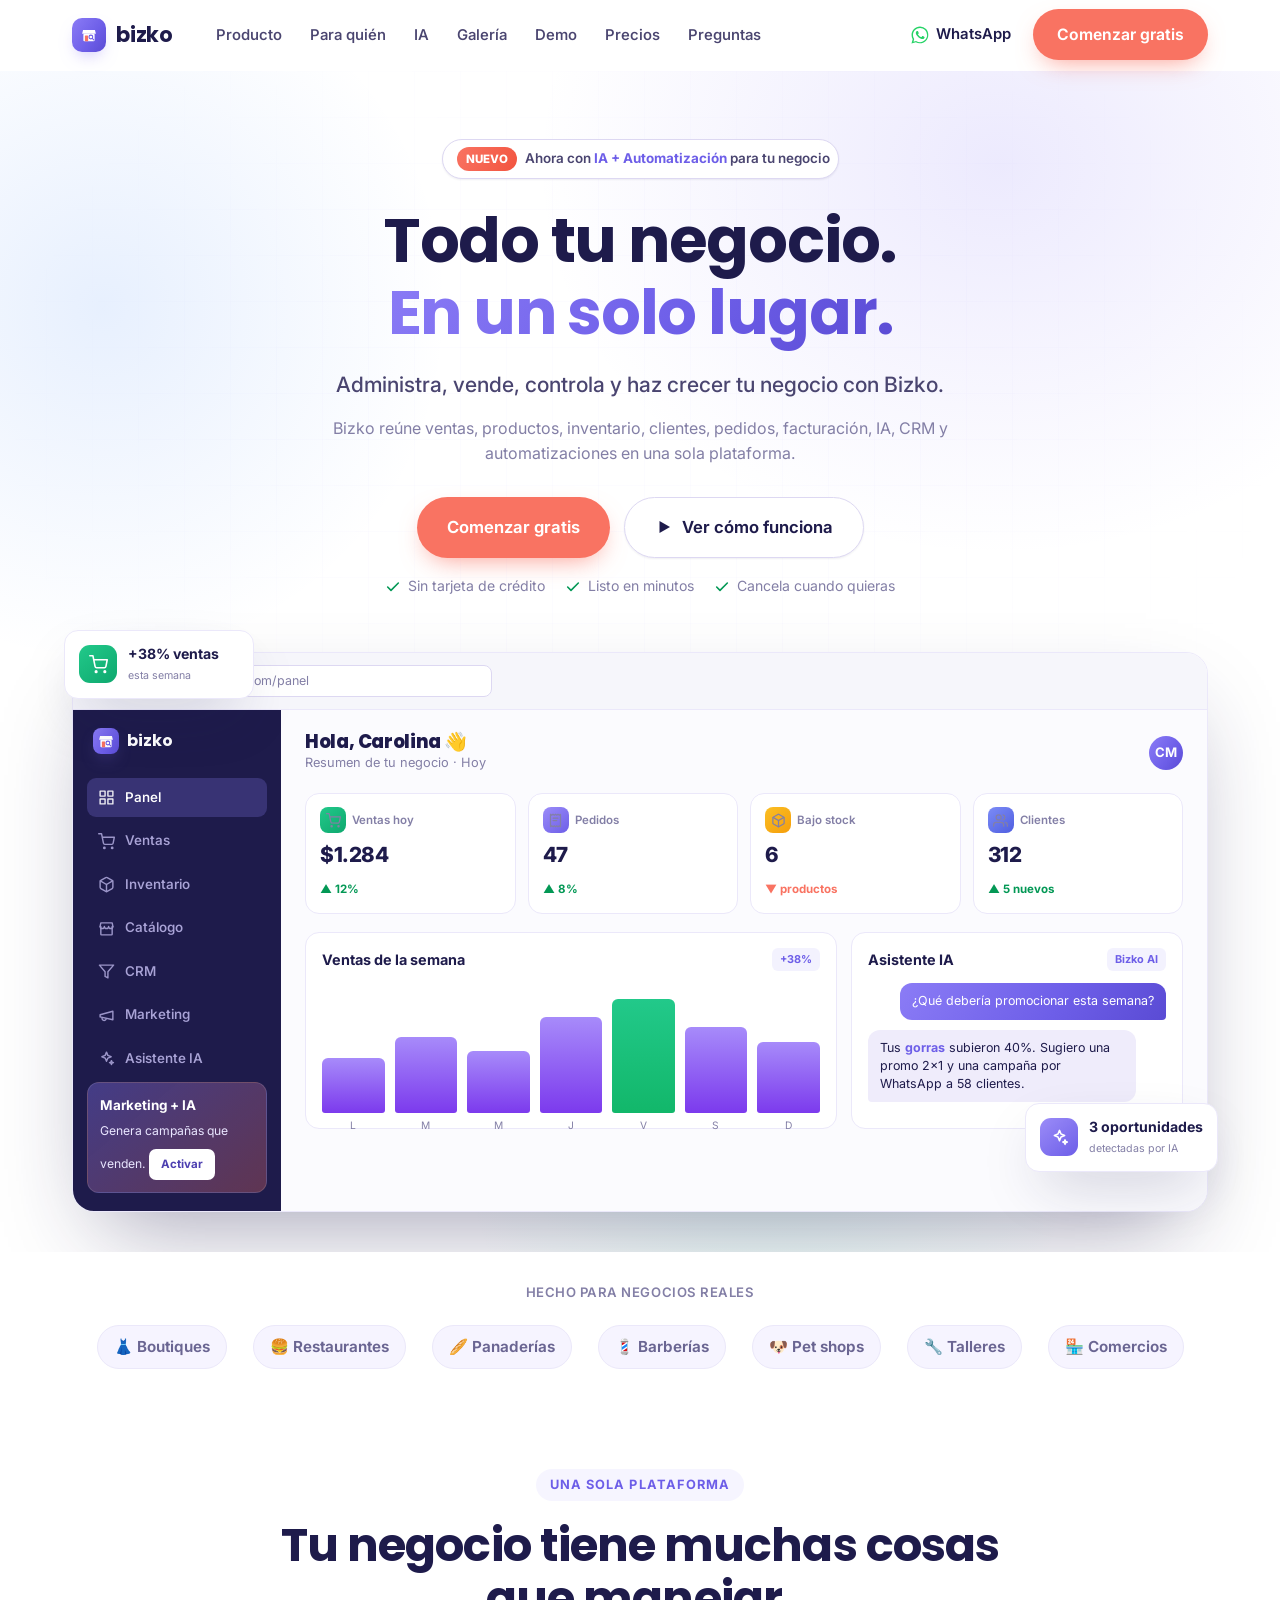
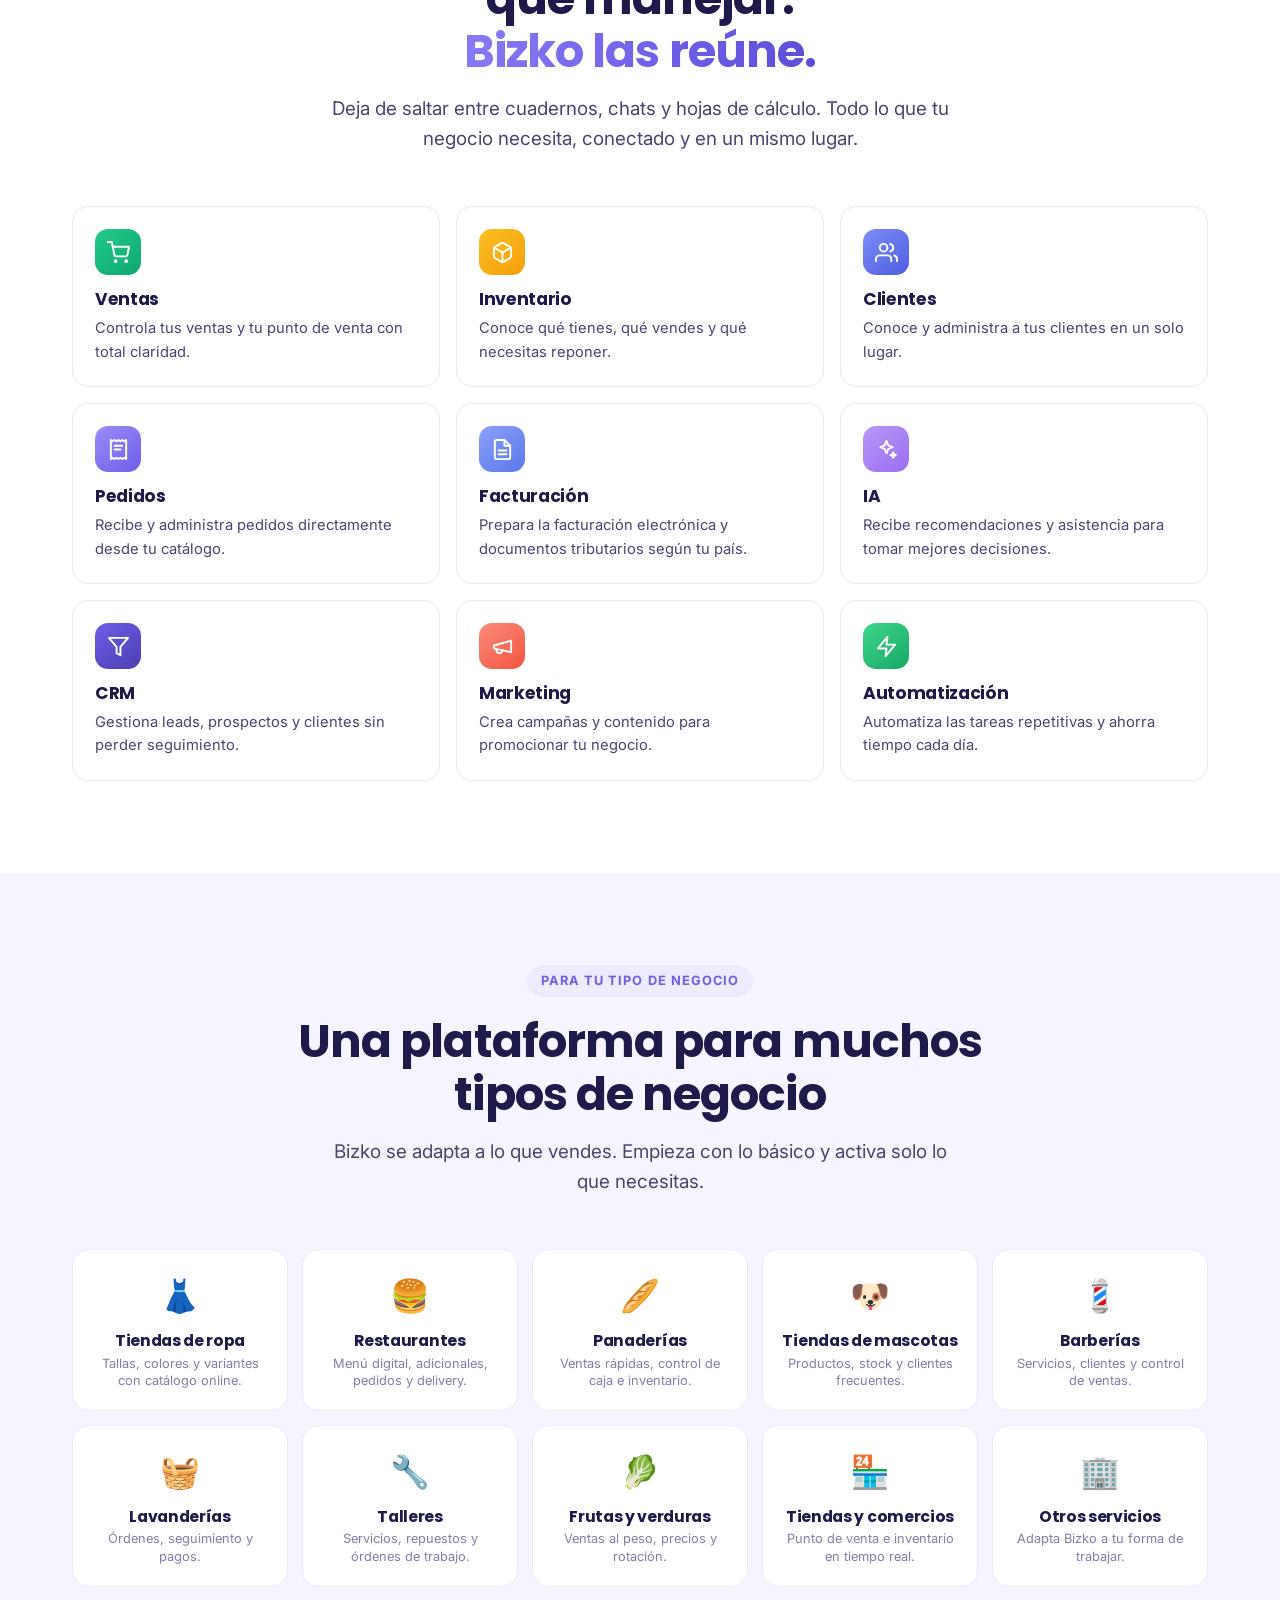
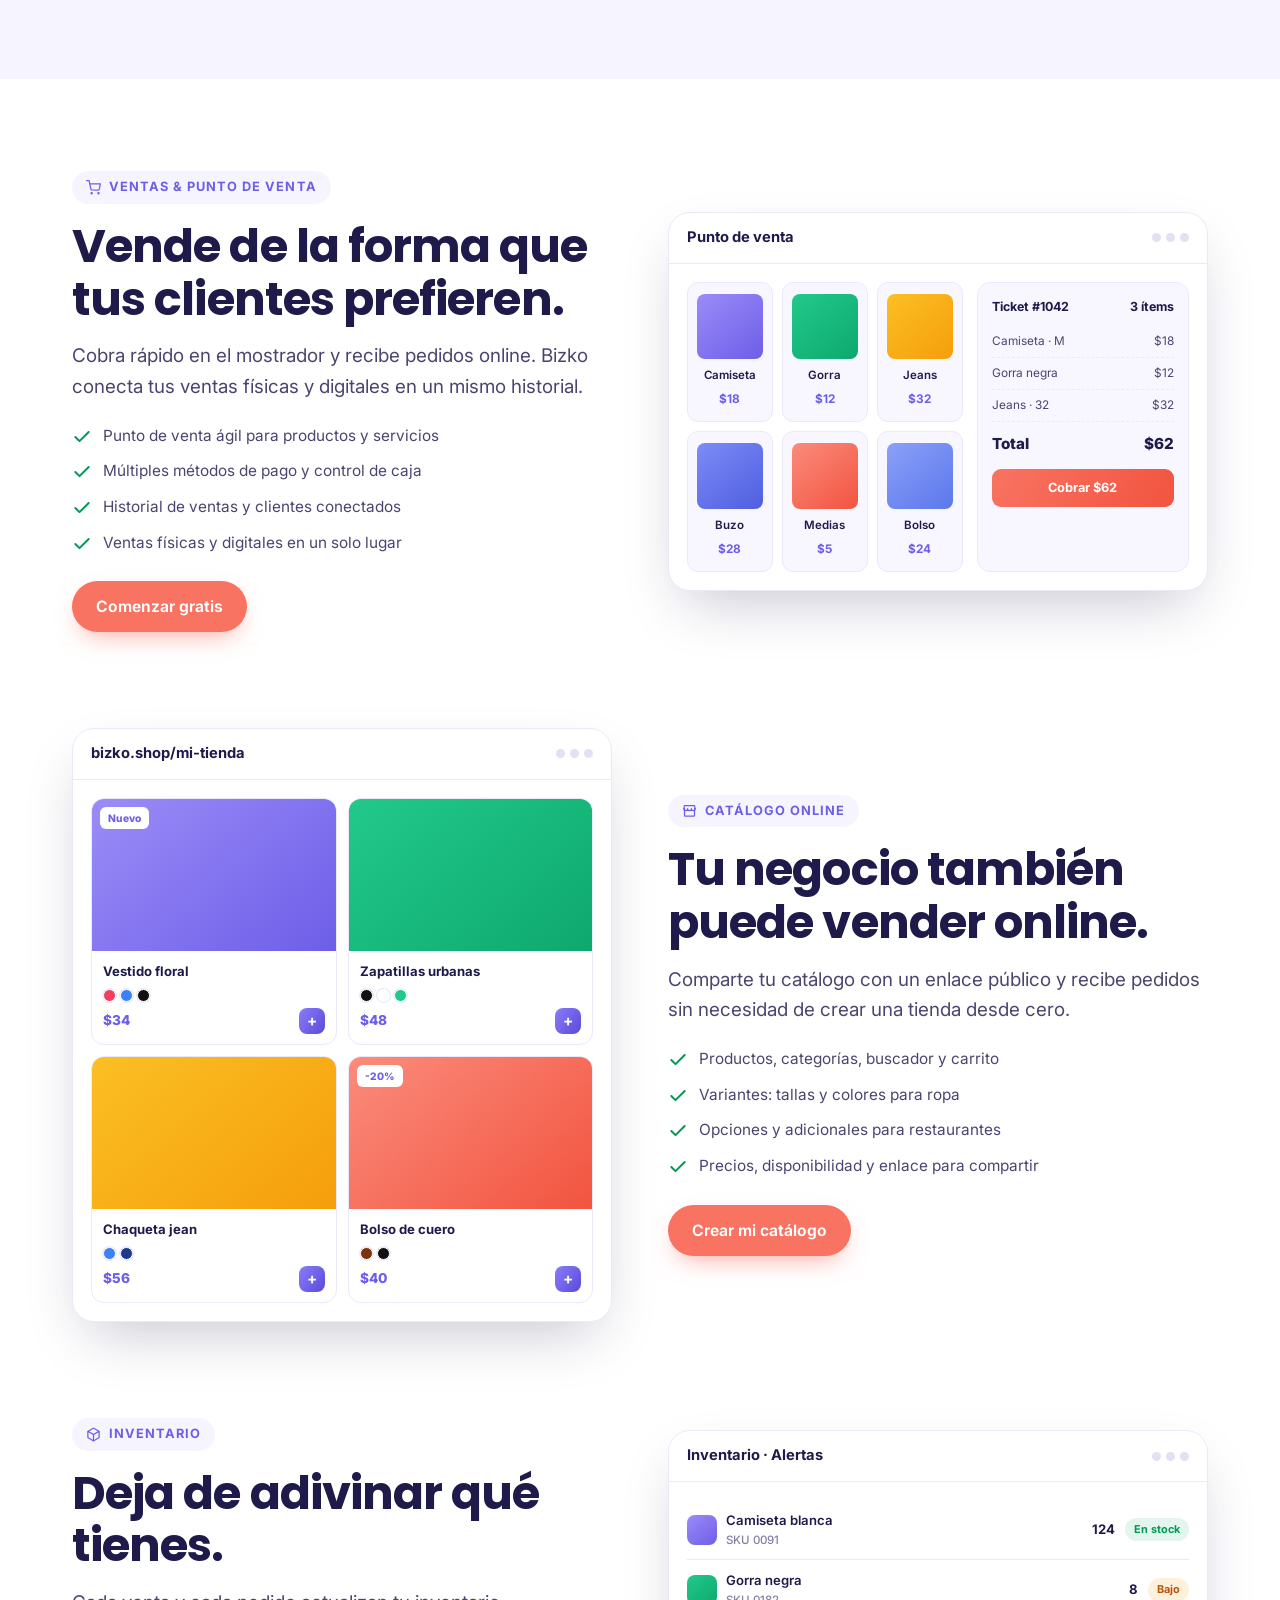
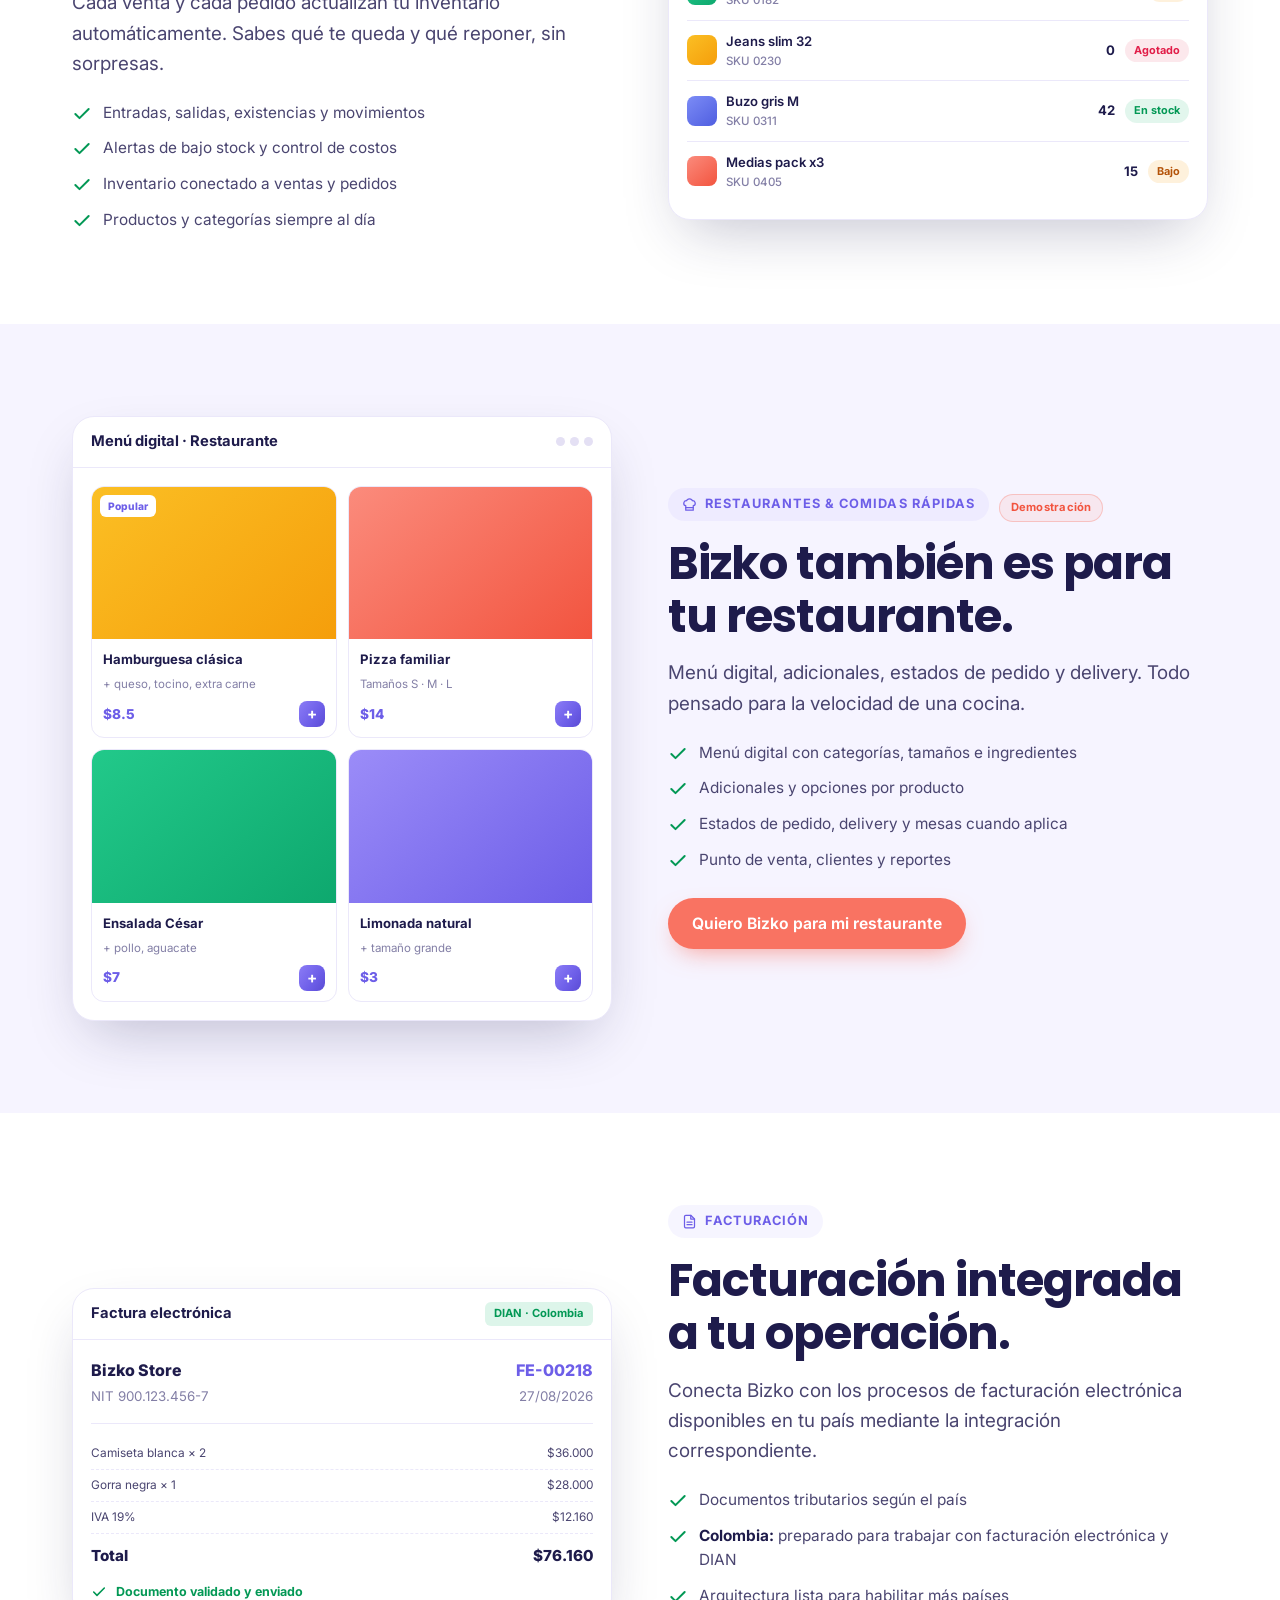
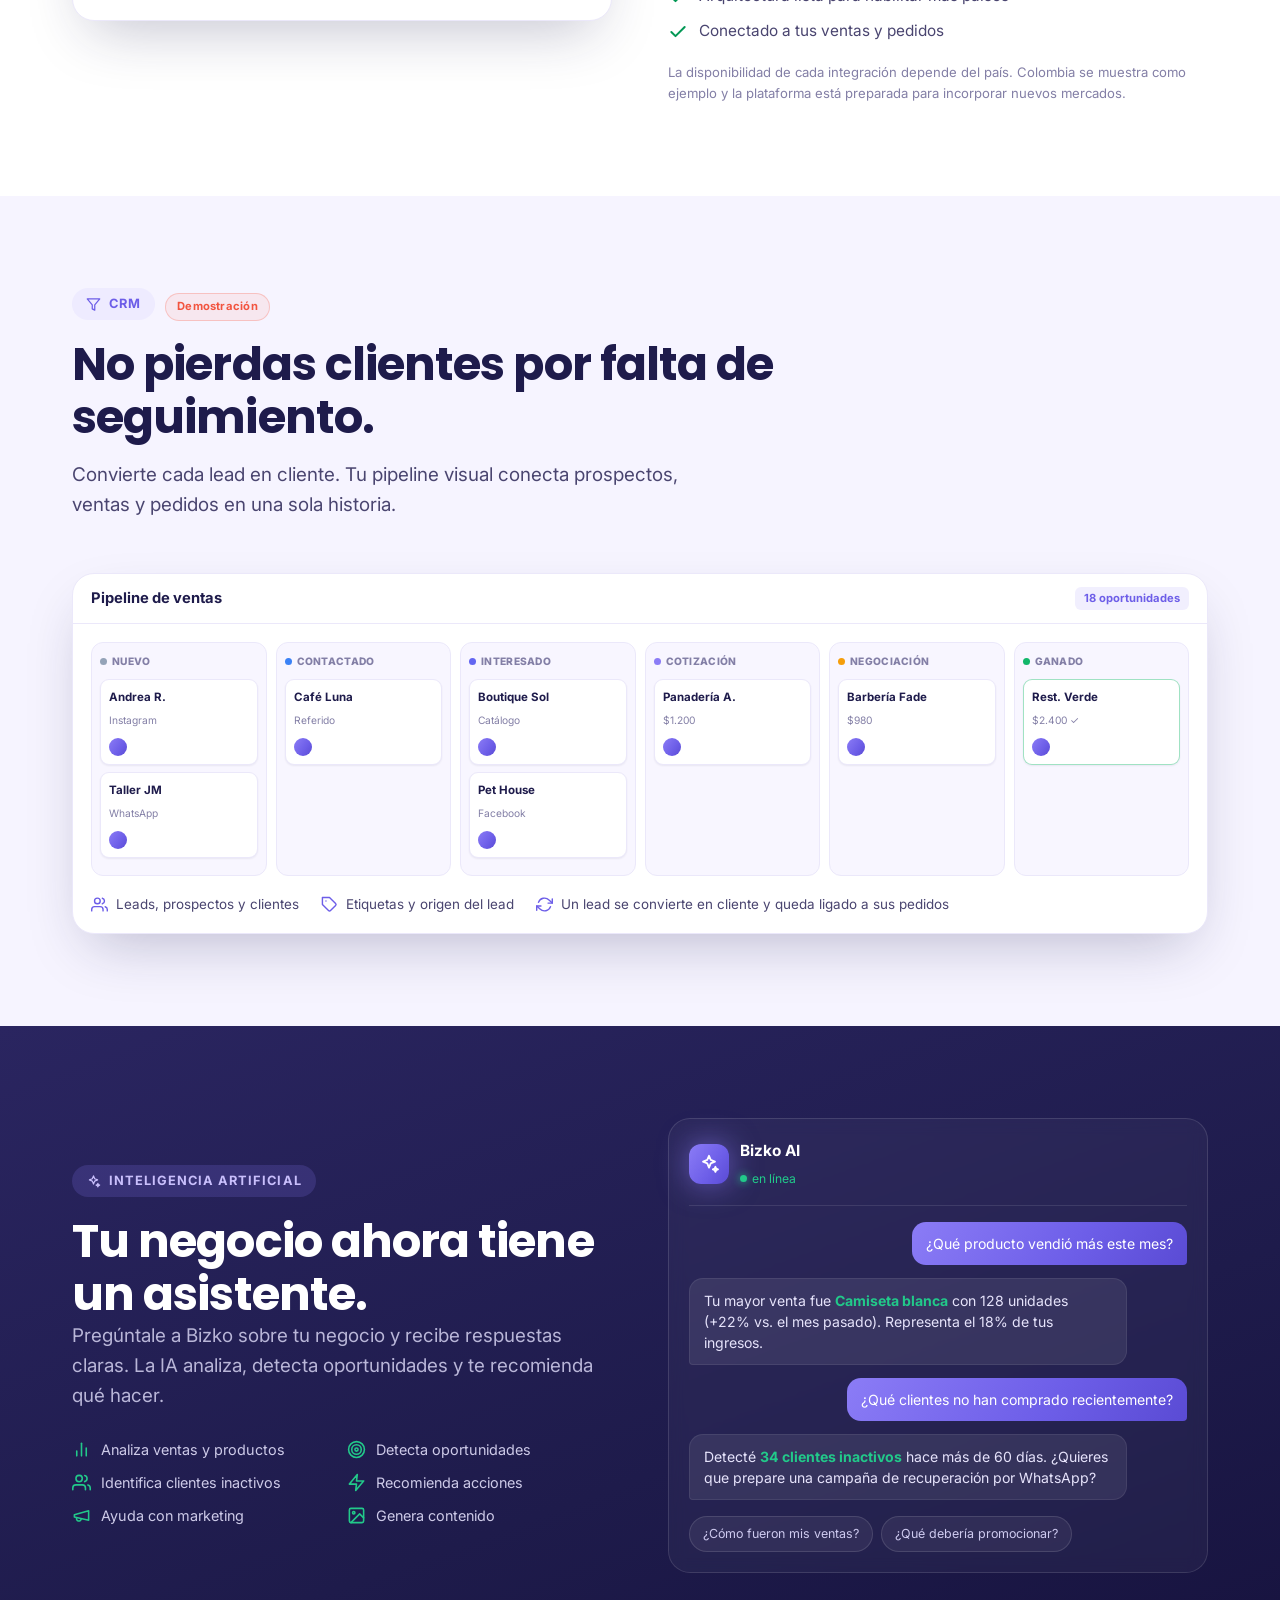
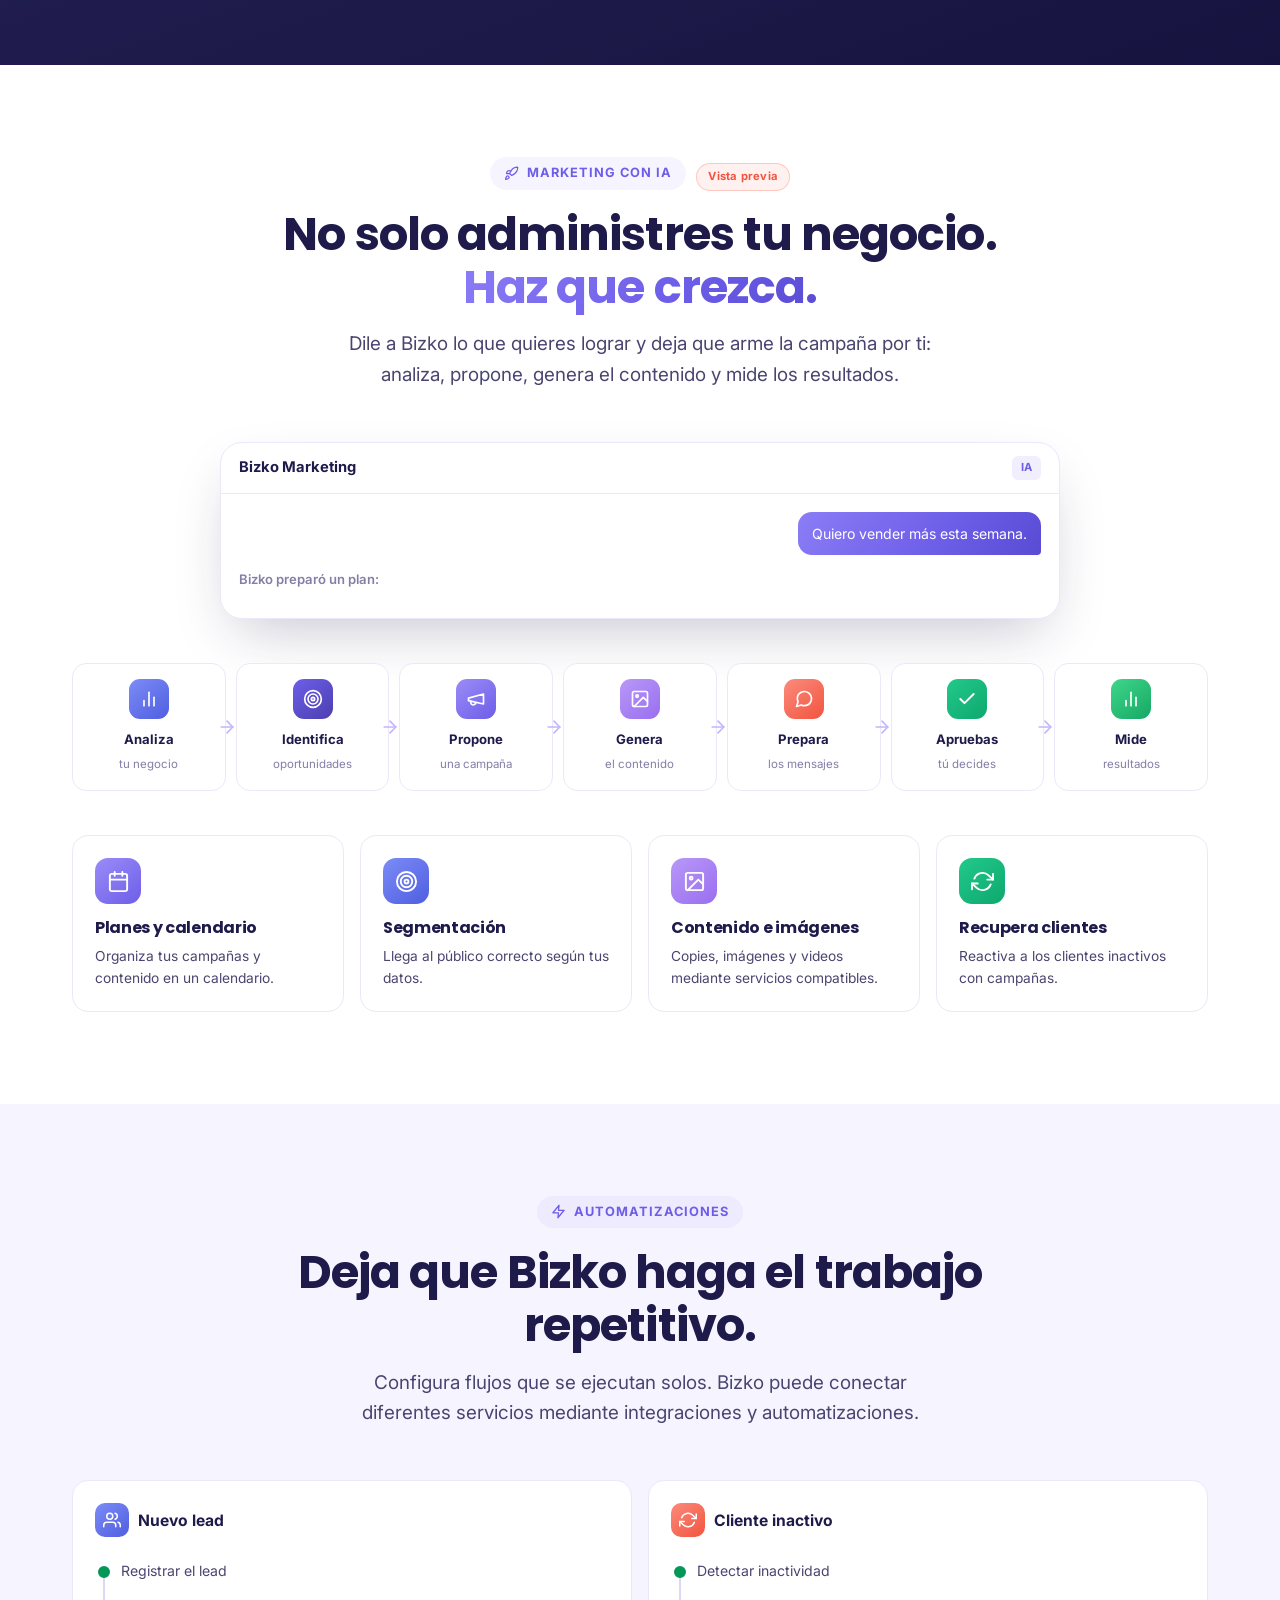
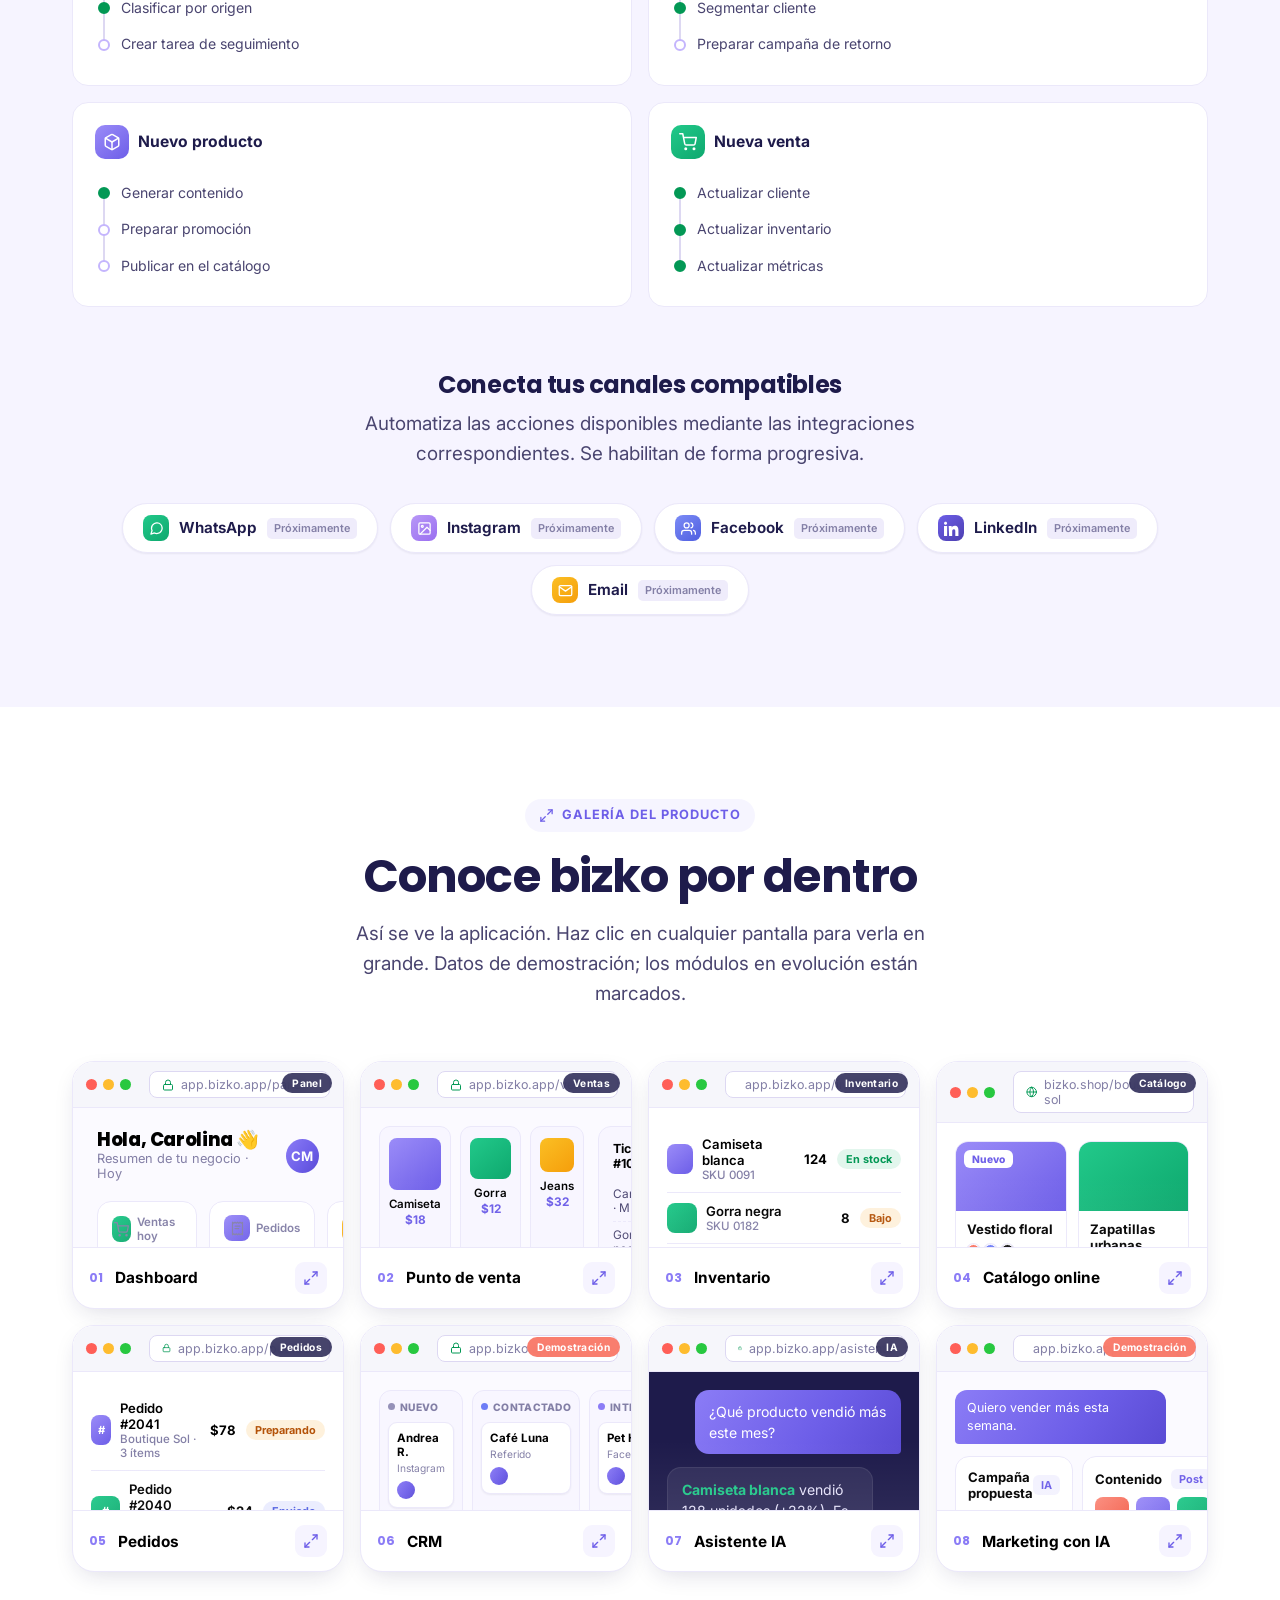
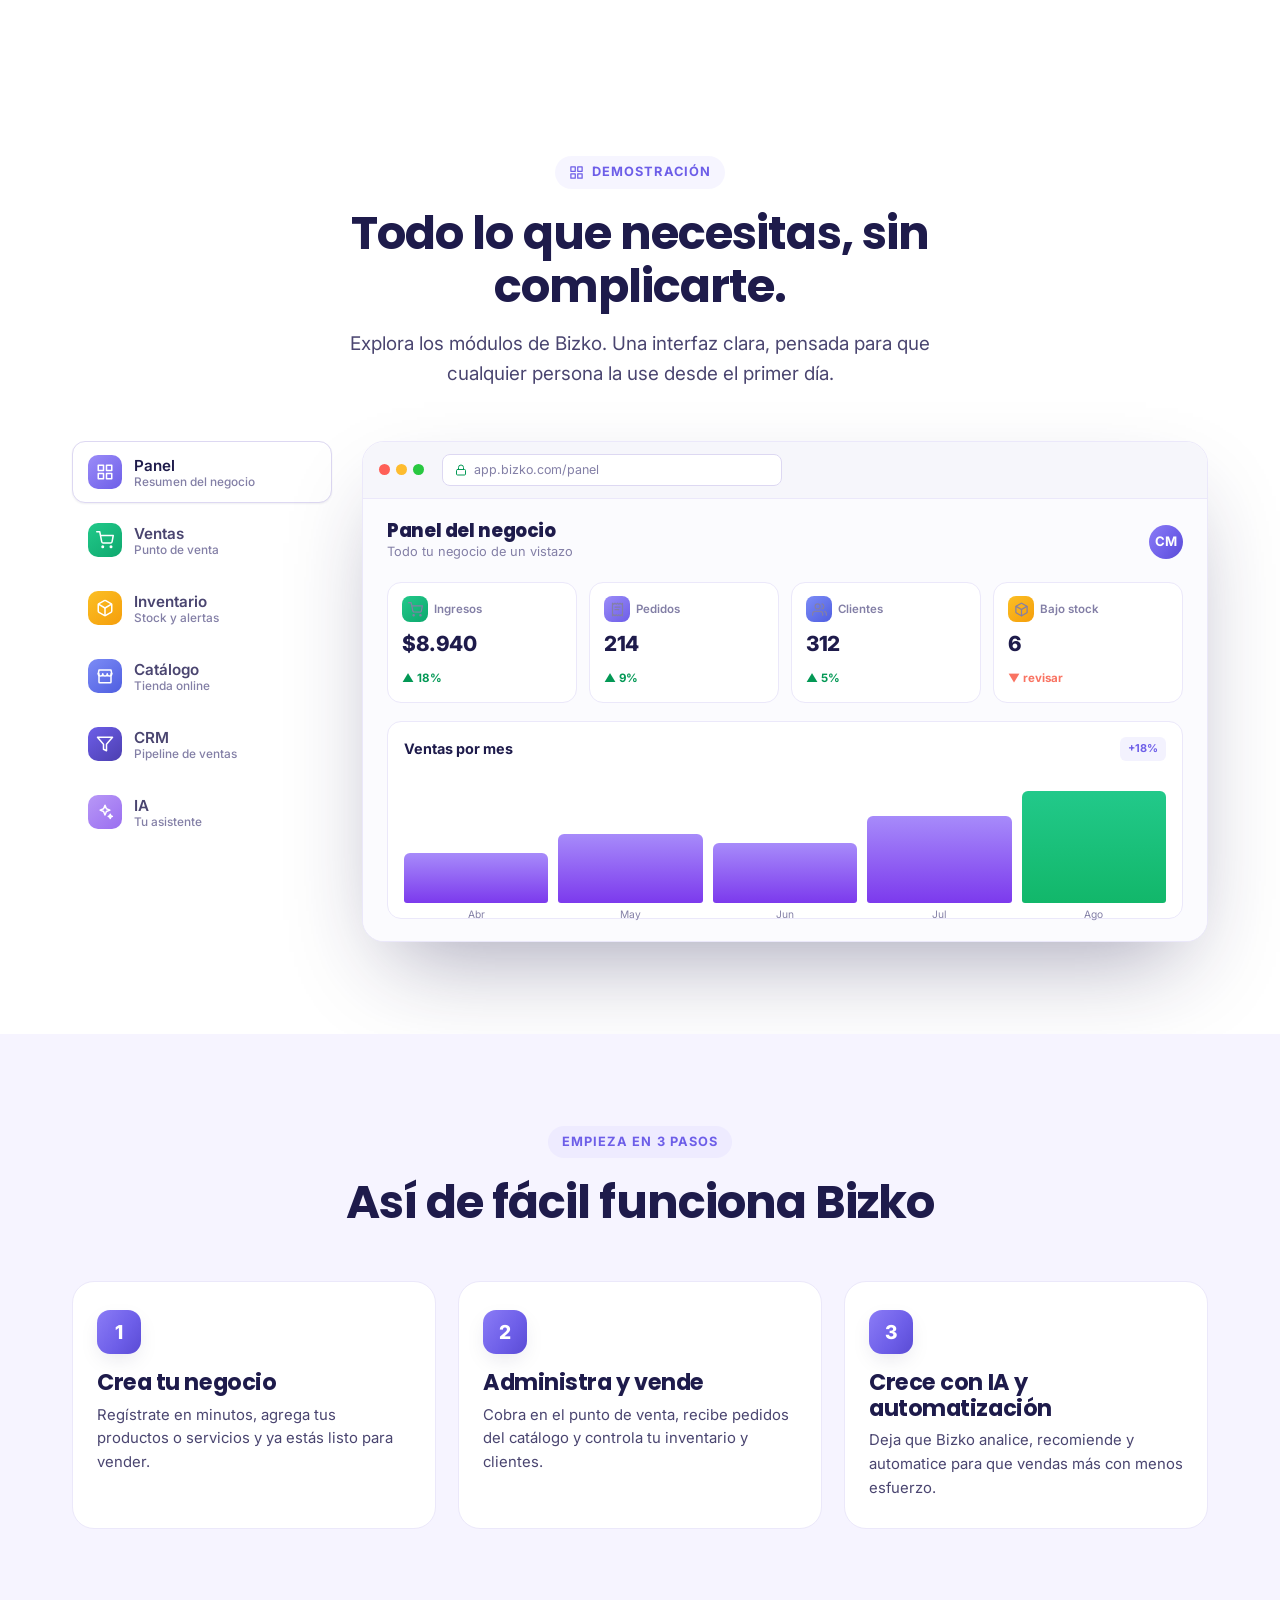
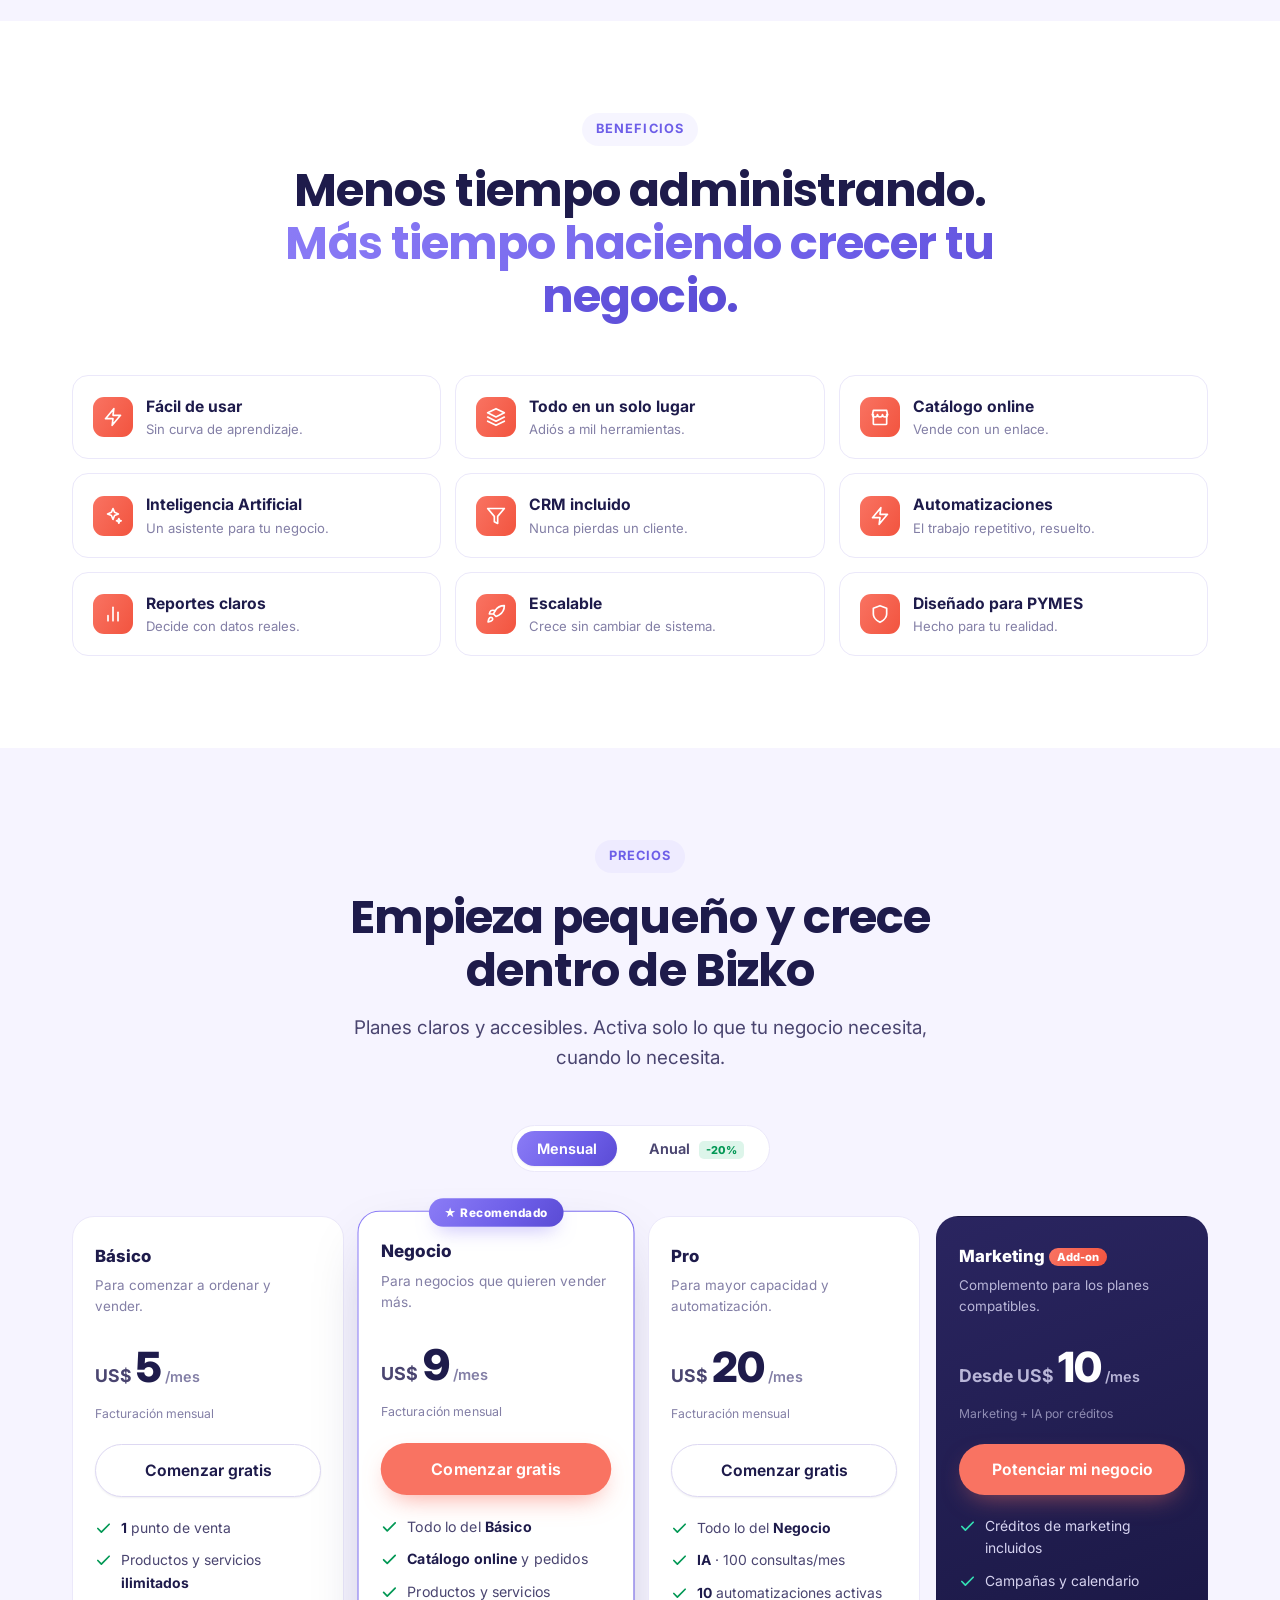
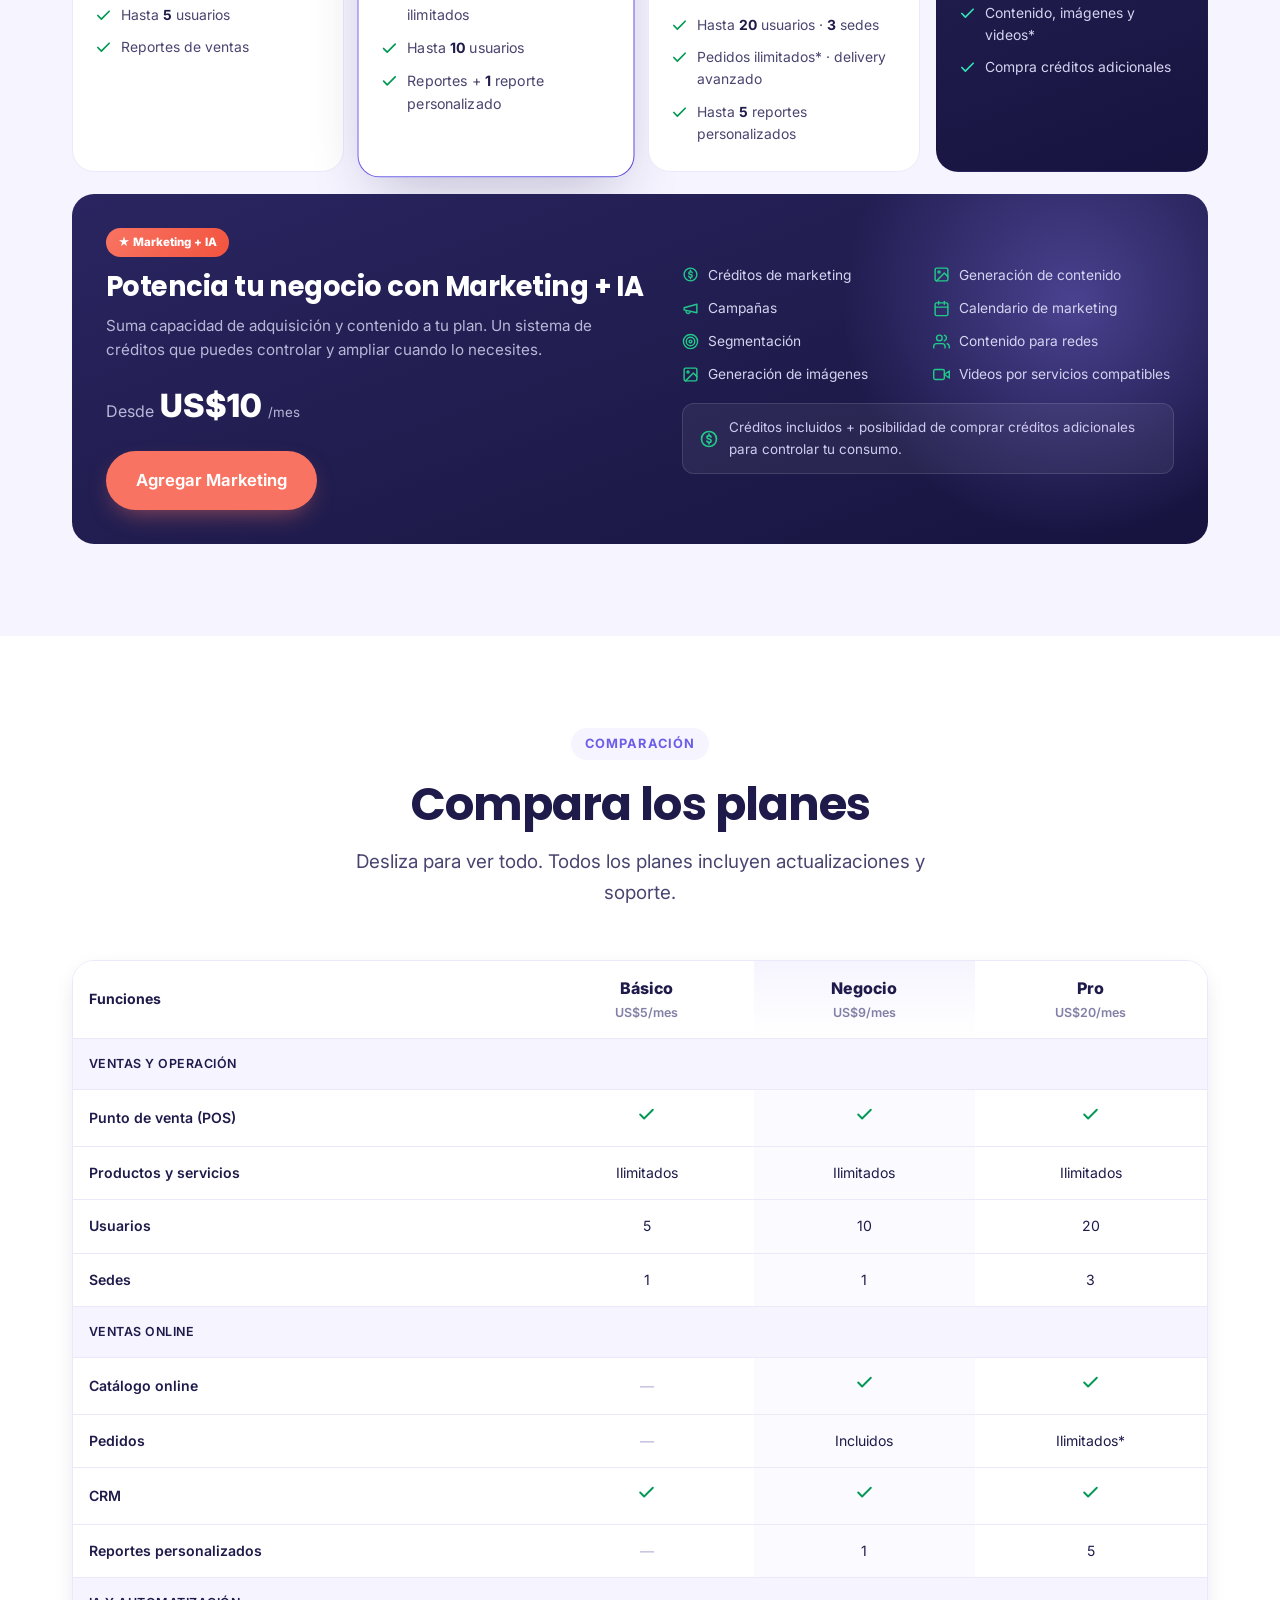
<file: index.html>
<!DOCTYPE html>
<html lang="es">
<head>
  <meta charset="UTF-8" />
  <meta name="viewport" content="width=device-width, initial-scale=1.0" />
  <title>Bizko | Administra, vende y haz crecer tu negocio</title>
  <meta name="description" content="Bizko es la plataforma para PYMES que reúne ventas, inventario, catálogo, clientes, IA, CRM, marketing y automatizaciones en un solo lugar." />
  <meta name="theme-color" content="#8b7cf6" />
  <link rel="canonical" href="https://plataformabizko.online/" />

  <!-- Open Graph -->
  <meta property="og:type" content="website" />
  <meta property="og:url" content="https://plataformabizko.online/" />
  <meta property="og:site_name" content="bizko" />
  <meta property="og:title" content="Bizko | Administra, vende y haz crecer tu negocio" />
  <meta property="og:description" content="Todo tu negocio en un solo lugar: ventas, inventario, catálogo online, clientes, IA, CRM, marketing y automatizaciones para PYMES." />
  <meta property="og:locale" content="es_LA" />
  <meta property="og:image" content="https://plataformabizko.online/assets/og-image.png" />
  <meta property="og:image:width" content="1200" />
  <meta property="og:image:height" content="630" />
  <meta property="og:image:alt" content="bizko — Todo tu negocio en un solo lugar" />
  <meta name="twitter:card" content="summary_large_image" />
  <meta name="twitter:image" content="https://plataformabizko.online/assets/og-image.png" />

  <link rel="icon" href="data:image/svg+xml,<svg xmlns='http://www.w3.org/2000/svg' viewBox='0 0 100 100'><rect width='100' height='100' rx='24' fill='%238b7cf6'/><path d='M22 28 H78 L84 44 H16 Z' fill='white'/><rect x='24' y='45' width='52' height='38' rx='5' fill='white'/><rect x='31' y='53' width='15' height='30' rx='3' fill='%23f97362'/><circle cx='60' cy='60' r='9' fill='none' stroke='%236d5ee8' stroke-width='5'/><line x1='67' y1='67' x2='75' y2='75' stroke='%236d5ee8' stroke-width='5' stroke-linecap='round'/></svg>" />

  <link rel="preconnect" href="https://fonts.googleapis.com" />
  <link rel="preconnect" href="https://fonts.gstatic.com" crossorigin />
  <link href="https://fonts.googleapis.com/css2?family=Poppins:wght@500;600;700;800&family=Inter:wght@400;500;550;600;650;700;800;850;900&display=swap" rel="stylesheet" />
  <link rel="stylesheet" href="assets/styles.css" />

  <script type="application/ld+json">
  {
    "@context": "https://schema.org",
    "@type": "SoftwareApplication",
    "name": "bizko",
    "applicationCategory": "BusinessApplication",
    "operatingSystem": "Web, iOS, Android",
    "url": "https://plataformabizko.online/",
    "image": "https://plataformabizko.online/assets/og-image.png",
    "description": "Plataforma para PYMES que reúne ventas, punto de venta, inventario, catálogo online, clientes, pedidos, facturación, IA, CRM, marketing y automatizaciones en un solo lugar.",
    "offers": {
      "@type": "AggregateOffer",
      "priceCurrency": "USD",
      "lowPrice": "5",
      "highPrice": "20",
      "offerCount": "4"
    }
  }
  </script>
  <script type="application/ld+json">
  {
    "@context": "https://schema.org",
    "@type": "Organization",
    "name": "bizko",
    "url": "https://plataformabizko.online/",
    "logo": "https://plataformabizko.online/assets/og-image.png",
    "description": "Tecnología sencilla para negocios que quieren crecer. Plataforma todo-en-uno para PYMES.",
    "slogan": "Tu negocio, inteligente.",
    "contactPoint": {
      "@type": "ContactPoint",
      "contactType": "ventas",
      "email": "holabizkoapp@outlook.com",
      "availableLanguage": ["es"]
    }
  }
  </script>
  <script type="application/ld+json">
  {
    "@context": "https://schema.org",
    "@type": "FAQPage",
    "mainEntity": [
      { "@type": "Question", "name": "¿bizko sirve para cualquier negocio?", "acceptedAnswer": { "@type": "Answer", "text": "Sí. bizko es modular y se adapta a tiendas, restaurantes, panaderías, barberías, talleres, pet shops y muchos más. Empiezas con lo básico y activas lo que tu negocio necesita." } },
      { "@type": "Question", "name": "¿Puedo vender desde un catálogo online?", "acceptedAnswer": { "@type": "Answer", "text": "Sí. Creas un catálogo con productos, categorías, buscador y carrito, lo compartes con un enlace público y recibes pedidos sin crear una tienda desde cero." } },
      { "@type": "Question", "name": "¿Puedo utilizar bizko para un restaurante?", "acceptedAnswer": { "@type": "Answer", "text": "Claro. bizko incluye menú digital, tamaños, adicionales e ingredientes, estados de pedido, delivery y mesas cuando corresponde, además del punto de venta y los reportes." } },
      { "@type": "Question", "name": "¿Tiene facturación electrónica? ¿Funciona con DIAN?", "acceptedAnswer": { "@type": "Answer", "text": "bizko se conecta con los procesos de facturación electrónica disponibles en tu país. En Colombia está preparado para trabajar con facturación electrónica y DIAN mediante la integración correspondiente." } },
      { "@type": "Question", "name": "¿Tiene Inteligencia Artificial?", "acceptedAnswer": { "@type": "Answer", "text": "Sí. El asistente de IA analiza tus ventas, detecta oportunidades, identifica clientes inactivos, recomienda acciones y te ayuda a generar contenido y marketing." } },
      { "@type": "Question", "name": "¿Cuánto cuesta bizko?", "acceptedAnswer": { "@type": "Answer", "text": "Los planes van desde US$5/mes (Básico), US$9/mes (Negocio) y US$20/mes (Pro). Puedes empezar gratis y sumar el complemento de Marketing desde US$10/mes." } }
    ]
  }
  </script>
</head>
<body>

<!-- ===== SVG SPRITE ===== -->
<svg width="0" height="0" style="position:absolute" aria-hidden="true">
  <defs>
    <symbol id="logo" viewBox="0 0 32 32">
      <path d="M6.5 8 H25.5 L27 13.8 H5 Z" fill="#ffffff"/>
      <rect x="7" y="14" width="18" height="12" rx="1.6" fill="#ffffff"/>
      <rect x="9.4" y="16.6" width="5.2" height="9.4" rx="1" fill="#f97362"/>
      <circle cx="19" cy="19.2" r="3" fill="none" stroke="#6d5ee8" stroke-width="1.7"/>
      <line x1="21.2" y1="21.4" x2="23.6" y2="23.8" stroke="#6d5ee8" stroke-width="1.7" stroke-linecap="round"/>
    </symbol>
    <symbol id="i-cart" viewBox="0 0 24 24" fill="none" stroke="currentColor" stroke-width="2" stroke-linecap="round" stroke-linejoin="round"><circle cx="9" cy="21" r="1"/><circle cx="20" cy="21" r="1"/><path d="M1 1h4l2.68 13.39a2 2 0 0 0 2 1.61h9.72a2 2 0 0 0 2-1.61L23 6H6"/></symbol>
    <symbol id="i-box" viewBox="0 0 24 24" fill="none" stroke="currentColor" stroke-width="2" stroke-linecap="round" stroke-linejoin="round"><path d="M21 16V8a2 2 0 0 0-1-1.73l-7-4a2 2 0 0 0-2 0l-7 4A2 2 0 0 0 3 8v8a2 2 0 0 0 1 1.73l7 4a2 2 0 0 0 2 0l7-4A2 2 0 0 0 21 16z"/><polyline points="3.27 6.96 12 12.01 20.73 6.96"/><line x1="12" y1="22.08" x2="12" y2="12"/></symbol>
    <symbol id="i-users" viewBox="0 0 24 24" fill="none" stroke="currentColor" stroke-width="2" stroke-linecap="round" stroke-linejoin="round"><path d="M17 21v-2a4 4 0 0 0-4-4H5a4 4 0 0 0-4 4v2"/><circle cx="9" cy="7" r="4"/><path d="M23 21v-2a4 4 0 0 0-3-3.87"/><path d="M16 3.13a4 4 0 0 1 0 7.75"/></symbol>
    <symbol id="i-receipt" viewBox="0 0 24 24" fill="none" stroke="currentColor" stroke-width="2" stroke-linecap="round" stroke-linejoin="round"><path d="M4 2v20l2-1.5L8 22l2-1.5L12 22l2-1.5L16 22l2-1.5L20 22V2l-2 1.5L16 2l-2 1.5L12 2l-2 1.5L8 2 6 3.5 4 2z"/><line x1="8" y1="8" x2="16" y2="8"/><line x1="8" y1="12" x2="14" y2="12"/></symbol>
    <symbol id="i-file" viewBox="0 0 24 24" fill="none" stroke="currentColor" stroke-width="2" stroke-linecap="round" stroke-linejoin="round"><path d="M14 2H6a2 2 0 0 0-2 2v16a2 2 0 0 0 2 2h12a2 2 0 0 0 2-2V8z"/><polyline points="14 2 14 8 20 8"/><line x1="16" y1="13" x2="8" y2="13"/><line x1="16" y1="17" x2="8" y2="17"/></symbol>
    <symbol id="i-ai" viewBox="0 0 24 24" fill="none" stroke="currentColor" stroke-width="2" stroke-linecap="round" stroke-linejoin="round"><path d="M12 3l1.9 4.6L18.5 9.5 13.9 11.4 12 16l-1.9-4.6L5.5 9.5l4.6-1.9L12 3z"/><path d="M19 15l.8 2 2 .8-2 .8-.8 2-.8-2-2-.8 2-.8.8-2z"/></symbol>
    <symbol id="i-funnel" viewBox="0 0 24 24" fill="none" stroke="currentColor" stroke-width="2" stroke-linecap="round" stroke-linejoin="round"><polygon points="22 3 2 3 10 12.46 10 19 14 21 14 12.46 22 3"/></symbol>
    <symbol id="i-mega" viewBox="0 0 24 24" fill="none" stroke="currentColor" stroke-width="2" stroke-linecap="round" stroke-linejoin="round"><path d="M3 11l18-5v12L3 14v-3z"/><path d="M11.6 16.8a3 3 0 1 1-5.8-1.6"/></symbol>
    <symbol id="i-bolt" viewBox="0 0 24 24" fill="none" stroke="currentColor" stroke-width="2" stroke-linecap="round" stroke-linejoin="round"><polygon points="13 2 3 14 12 14 11 22 21 10 12 10 13 2"/></symbol>
    <symbol id="i-check" viewBox="0 0 24 24" fill="none" stroke="currentColor" stroke-width="2.4" stroke-linecap="round" stroke-linejoin="round"><polyline points="20 6 9 17 4 12"/></symbol>
    <symbol id="i-arrow" viewBox="0 0 24 24" fill="none" stroke="currentColor" stroke-width="2" stroke-linecap="round" stroke-linejoin="round"><line x1="5" y1="12" x2="19" y2="12"/><polyline points="12 5 19 12 12 19"/></symbol>
    <symbol id="i-play" viewBox="0 0 24 24" fill="currentColor"><polygon points="6 4 20 12 6 20 6 4"/></symbol>
    <symbol id="i-search" viewBox="0 0 24 24" fill="none" stroke="currentColor" stroke-width="2" stroke-linecap="round" stroke-linejoin="round"><circle cx="11" cy="11" r="8"/><line x1="21" y1="21" x2="16.65" y2="16.65"/></symbol>
    <symbol id="i-chart" viewBox="0 0 24 24" fill="none" stroke="currentColor" stroke-width="2" stroke-linecap="round" stroke-linejoin="round"><line x1="18" y1="20" x2="18" y2="10"/><line x1="12" y1="20" x2="12" y2="4"/><line x1="6" y1="20" x2="6" y2="14"/></symbol>
    <symbol id="i-lock" viewBox="0 0 24 24" fill="none" stroke="currentColor" stroke-width="2" stroke-linecap="round" stroke-linejoin="round"><rect x="3" y="11" width="18" height="11" rx="2"/><path d="M7 11V7a5 5 0 0 1 10 0v4"/></symbol>
    <symbol id="i-grid" viewBox="0 0 24 24" fill="none" stroke="currentColor" stroke-width="2" stroke-linecap="round" stroke-linejoin="round"><rect x="3" y="3" width="7" height="7"/><rect x="14" y="3" width="7" height="7"/><rect x="14" y="14" width="7" height="7"/><rect x="3" y="14" width="7" height="7"/></symbol>
    <symbol id="i-tag" viewBox="0 0 24 24" fill="none" stroke="currentColor" stroke-width="2" stroke-linecap="round" stroke-linejoin="round"><path d="M20.59 13.41l-7.17 7.17a2 2 0 0 1-2.83 0L2 12V2h10l8.59 8.59a2 2 0 0 1 0 2.82z"/><line x1="7" y1="7" x2="7.01" y2="7"/></symbol>
    <symbol id="i-chef" viewBox="0 0 24 24" fill="none" stroke="currentColor" stroke-width="2" stroke-linecap="round" stroke-linejoin="round"><path d="M6 13.87A4 4 0 0 1 7.41 6a5.11 5.11 0 0 1 1.05-1.54 5 5 0 0 1 7.08 0A5.11 5.11 0 0 1 16.59 6 4 4 0 0 1 18 13.87V21H6z"/><line x1="6" y1="17" x2="18" y2="17"/></symbol>
    <symbol id="i-store" viewBox="0 0 24 24" fill="none" stroke="currentColor" stroke-width="2" stroke-linecap="round" stroke-linejoin="round"><path d="M3 9l1-5h16l1 5"/><path d="M4 9v11a1 1 0 0 0 1 1h14a1 1 0 0 0 1-1V9"/><path d="M3 9a3 3 0 0 0 6 0 3 3 0 0 0 6 0 3 3 0 0 0 6 0"/></symbol>
    <symbol id="i-calendar" viewBox="0 0 24 24" fill="none" stroke="currentColor" stroke-width="2" stroke-linecap="round" stroke-linejoin="round"><rect x="3" y="4" width="18" height="18" rx="2"/><line x1="16" y1="2" x2="16" y2="6"/><line x1="8" y1="2" x2="8" y2="6"/><line x1="3" y1="10" x2="21" y2="10"/></symbol>
    <symbol id="i-image" viewBox="0 0 24 24" fill="none" stroke="currentColor" stroke-width="2" stroke-linecap="round" stroke-linejoin="round"><rect x="3" y="3" width="18" height="18" rx="2"/><circle cx="8.5" cy="8.5" r="1.5"/><polyline points="21 15 16 10 5 21"/></symbol>
    <symbol id="i-video" viewBox="0 0 24 24" fill="none" stroke="currentColor" stroke-width="2" stroke-linecap="round" stroke-linejoin="round"><polygon points="23 7 16 12 23 17 23 7"/><rect x="1" y="5" width="15" height="14" rx="2"/></symbol>
    <symbol id="i-target" viewBox="0 0 24 24" fill="none" stroke="currentColor" stroke-width="2" stroke-linecap="round" stroke-linejoin="round"><circle cx="12" cy="12" r="10"/><circle cx="12" cy="12" r="6"/><circle cx="12" cy="12" r="2"/></symbol>
    <symbol id="i-refresh" viewBox="0 0 24 24" fill="none" stroke="currentColor" stroke-width="2" stroke-linecap="round" stroke-linejoin="round"><polyline points="23 4 23 10 17 10"/><polyline points="1 20 1 14 7 14"/><path d="M3.51 9a9 9 0 0 1 14.85-3.36L23 10M1 14l4.64 4.36A9 9 0 0 0 20.49 15"/></symbol>
    <symbol id="i-truck" viewBox="0 0 24 24" fill="none" stroke="currentColor" stroke-width="2" stroke-linecap="round" stroke-linejoin="round"><rect x="1" y="3" width="15" height="13"/><polygon points="16 8 20 8 23 11 23 16 16 16 16 8"/><circle cx="5.5" cy="18.5" r="2.5"/><circle cx="18.5" cy="18.5" r="2.5"/></symbol>
    <symbol id="i-menu" viewBox="0 0 24 24" fill="none" stroke="currentColor" stroke-width="2" stroke-linecap="round" stroke-linejoin="round"><line x1="8" y1="6" x2="21" y2="6"/><line x1="8" y1="12" x2="21" y2="12"/><line x1="8" y1="18" x2="21" y2="18"/><line x1="3" y1="6" x2="3.01" y2="6"/><line x1="3" y1="12" x2="3.01" y2="12"/><line x1="3" y1="18" x2="3.01" y2="18"/></symbol>
    <symbol id="i-chev" viewBox="0 0 24 24" fill="none" stroke="currentColor" stroke-width="2.4" stroke-linecap="round" stroke-linejoin="round"><polyline points="6 9 12 15 18 9"/></symbol>
    <symbol id="i-coin" viewBox="0 0 24 24" fill="none" stroke="currentColor" stroke-width="2" stroke-linecap="round" stroke-linejoin="round"><circle cx="12" cy="12" r="9"/><path d="M14.5 9.5a2.5 2.5 0 0 0-2.5-1.5c-1.4 0-2.5.8-2.5 2s1.1 1.8 2.5 2 2.5.9 2.5 2-1.1 2-2.5 2a2.5 2.5 0 0 1-2.5-1.5"/><line x1="12" y1="6" x2="12" y2="8"/><line x1="12" y1="16" x2="12" y2="18"/></symbol>
    <symbol id="i-globe" viewBox="0 0 24 24" fill="none" stroke="currentColor" stroke-width="2" stroke-linecap="round" stroke-linejoin="round"><circle cx="12" cy="12" r="10"/><line x1="2" y1="12" x2="22" y2="12"/><path d="M12 2a15.3 15.3 0 0 1 4 10 15.3 15.3 0 0 1-4 10 15.3 15.3 0 0 1-4-10 15.3 15.3 0 0 1 4-10z"/></symbol>
    <symbol id="i-rocket" viewBox="0 0 24 24" fill="none" stroke="currentColor" stroke-width="2" stroke-linecap="round" stroke-linejoin="round"><path d="M4.5 16.5c-1.5 1.26-2 5-2 5s3.74-.5 5-2c.71-.84.7-2.13-.09-2.91a2.18 2.18 0 0 0-2.91-.09z"/><path d="M12 15l-3-3a22 22 0 0 1 2-3.95A12.88 12.88 0 0 1 22 2c0 2.72-.78 7.5-6 11a22.35 22.35 0 0 1-4 2z"/><path d="M9 12H4s.55-3.03 2-4c1.62-1.08 5 0 5 0"/></symbol>
    <symbol id="i-shield" viewBox="0 0 24 24" fill="none" stroke="currentColor" stroke-width="2" stroke-linecap="round" stroke-linejoin="round"><path d="M12 22s8-4 8-10V5l-8-3-8 3v7c0 6 8 10 8 10z"/></symbol>
    <symbol id="i-layers" viewBox="0 0 24 24" fill="none" stroke="currentColor" stroke-width="2" stroke-linecap="round" stroke-linejoin="round"><polygon points="12 2 2 7 12 12 22 7 12 2"/><polyline points="2 17 12 22 22 17"/><polyline points="2 12 12 17 22 12"/></symbol>
    <symbol id="i-zap" viewBox="0 0 24 24" fill="none" stroke="currentColor" stroke-width="2" stroke-linecap="round" stroke-linejoin="round"><polygon points="13 2 3 14 12 14 11 22 21 10 12 10 13 2"/></symbol>
    <symbol id="i-msg" viewBox="0 0 24 24" fill="none" stroke="currentColor" stroke-width="2" stroke-linecap="round" stroke-linejoin="round"><path d="M21 11.5a8.38 8.38 0 0 1-.9 3.8 8.5 8.5 0 0 1-7.6 4.7 8.38 8.38 0 0 1-3.8-.9L3 21l1.9-5.7a8.38 8.38 0 0 1-.9-3.8 8.5 8.5 0 0 1 4.7-7.6 8.38 8.38 0 0 1 3.8-.9h.5a8.48 8.48 0 0 1 8 8v.5z"/></symbol>
    <symbol id="i-mail" viewBox="0 0 24 24" fill="none" stroke="currentColor" stroke-width="2" stroke-linecap="round" stroke-linejoin="round"><path d="M4 4h16c1.1 0 2 .9 2 2v12c0 1.1-.9 2-2 2H4c-1.1 0-2-.9-2-2V6c0-1.1.9-2 2-2z"/><polyline points="22,6 12,13 2,6"/></symbol>
    <symbol id="i-in" viewBox="0 0 24 24" fill="currentColor"><path d="M4.98 3.5C4.98 4.88 3.87 6 2.5 6S0 4.88 0 3.5 1.12 1 2.5 1s2.48 1.12 2.48 2.5zM0 8h5v16H0zm7.5 0h4.78v2.2h.07c.67-1.26 2.3-2.6 4.73-2.6 5.06 0 6 3.33 6 7.66V24h-5v-6.9c0-1.65-.03-3.77-2.3-3.77-2.3 0-2.65 1.8-2.65 3.65V24h-5z"/></symbol>
    <symbol id="i-x" viewBox="0 0 24 24" fill="none" stroke="currentColor" stroke-width="2.2" stroke-linecap="round" stroke-linejoin="round"><line x1="18" y1="6" x2="6" y2="18"/><line x1="6" y1="6" x2="18" y2="18"/></symbol>
    <symbol id="i-expand" viewBox="0 0 24 24" fill="none" stroke="currentColor" stroke-width="2" stroke-linecap="round" stroke-linejoin="round"><polyline points="15 3 21 3 21 9"/><polyline points="9 21 3 21 3 15"/><line x1="21" y1="3" x2="14" y2="10"/><line x1="3" y1="21" x2="10" y2="14"/></symbol>
    <symbol id="i-whatsapp" viewBox="0 0 24 24" fill="currentColor"><path d="M17.47 14.38c-.29-.15-1.7-.84-1.96-.93-.26-.1-.45-.15-.64.14-.19.29-.74.93-.9 1.12-.17.19-.33.21-.62.07-.29-.15-1.22-.45-2.32-1.43-.86-.77-1.44-1.71-1.6-2-.17-.29-.02-.44.13-.59.13-.13.29-.34.43-.5.15-.17.19-.29.29-.48.1-.19.05-.36-.02-.5-.07-.15-.64-1.55-.88-2.12-.23-.55-.47-.48-.64-.49-.17-.01-.36-.01-.55-.01-.19 0-.5.07-.76.36-.26.29-1 .98-1 2.38 0 1.4 1.03 2.76 1.17 2.95.14.19 2.03 3.1 4.92 4.35.69.3 1.22.47 1.64.6.69.22 1.32.19 1.81.12.55-.08 1.7-.69 1.94-1.36.24-.67.24-1.24.17-1.36-.07-.12-.26-.19-.55-.34zM12.04 21.5h-.01a9.4 9.4 0 0 1-4.79-1.31l-.34-.2-3.56.93.95-3.47-.22-.36a9.38 9.38 0 0 1-1.44-5.01c0-5.19 4.22-9.41 9.42-9.41 2.51 0 4.88.98 6.66 2.76a9.36 9.36 0 0 1 2.76 6.66c-.01 5.19-4.23 9.42-9.42 9.42zm8.02-17.44A11.32 11.32 0 0 0 12.04.72C5.8.72.72 5.8.72 12.04c0 1.99.52 3.94 1.51 5.66L.63 23.28l5.71-1.5a11.3 11.3 0 0 0 5.4 1.38h.01c6.24 0 11.32-5.08 11.32-11.32 0-3.02-1.18-5.87-3.32-8.01z"/></symbol>
  </defs>
</svg>

<!-- ===== HEADER ===== -->
<header class="header" id="top">
  <div class="container">
    <nav class="nav" id="nav">
      <a href="#top" class="brand" aria-label="Bizko inicio">
        <span class="brand__mark" aria-hidden="true">
          <svg viewBox="0 0 32 32"><use href="#logo"/></svg>
        </span>
        Bizko
      </a>
      <ul class="nav__links">
        <li><a href="#modulos">Producto</a></li>
        <li><a href="#negocios">Para quién</a></li>
        <li><a href="#ia">IA</a></li>
        <li><a href="#galeria">Galería</a></li>
        <li><a href="#demo">Demo</a></li>
        <li><a href="#precios">Precios</a></li>
        <li><a href="#faq">Preguntas</a></li>
      </ul>
      <div class="nav__actions">
        <a href="#" class="nav__wa js-wa"><svg><use href="#i-whatsapp"/></svg> WhatsApp</a>
        <a href="#contacto" class="btn btn-primary">Comenzar gratis</a>
      </div>
      <button class="nav__toggle" id="navToggle" aria-label="Abrir menú" aria-expanded="false">
        <span></span><span></span><span></span>
      </button>
    </nav>
  </div>
</header>

<main>

<!-- ===== HERO ===== -->
<section class="hero">
  <div class="hero__bg"></div>
  <div class="hero__grid"></div>
  <div class="container">
    <div class="hero__inner">
      <span class="hero__badge">
        <span class="pill">NUEVO</span>
        <span>Ahora con <b>IA + Automatización</b> para tu negocio</span>
      </span>
      <h1>Todo tu negocio.<br><span class="gradient-text">En un solo lugar.</span></h1>
      <p class="hero__sub">Administra, vende, controla y haz crecer tu negocio con Bizko.</p>
      <p class="hero__desc">Bizko reúne ventas, productos, inventario, clientes, pedidos, facturación, IA, CRM y automatizaciones en una sola plataforma.</p>
      <div class="hero__cta">
        <a href="#contacto" class="btn btn-primary btn-lg">Comenzar gratis</a>
        <a href="#demo" class="btn btn-ghost btn-lg"><svg width="18" height="18"><use href="#i-play"/></svg> Ver cómo funciona</a>
      </div>
      <div class="hero__trust">
        <span><svg><use href="#i-check"/></svg> Sin tarjeta de crédito</span>
        <span><svg><use href="#i-check"/></svg> Listo en minutos</span>
        <span><svg><use href="#i-check"/></svg> Cancela cuando quieras</span>
      </div>
    </div>

    <!-- PRODUCT VISUAL -->
    <div class="hero__product reveal">
      <div class="floaty floaty--1">
        <div class="floatcard">
          <span class="floatcard__ic ic-teal"><svg><use href="#i-cart"/></svg></span>
          <div><b>+38% ventas</b><small>esta semana</small></div>
        </div>
      </div>
      <div class="floaty floaty--2">
        <div class="floatcard">
          <span class="floatcard__ic ic-violet"><svg><use href="#i-ai"/></svg></span>
          <div><b>3 oportunidades</b><small>detectadas por IA</small></div>
        </div>
      </div>

      <div class="hero__product-inner frame">
        <div class="frame__bar">
          <div class="frame__dots"><i></i><i></i><i></i></div>
          <div class="frame__url"><svg><use href="#i-lock"/></svg> app.bizko.com/panel</div>
        </div>
        <div class="app">
          <aside class="app__side">
            <div class="app__brand">
              <span class="brand__mark"><svg viewBox="0 0 32 32"><use href="#logo"/></svg></span>
              Bizko
            </div>
            <span class="app__nav-i active"><svg><use href="#i-grid"/></svg> Panel</span>
            <span class="app__nav-i"><svg><use href="#i-cart"/></svg> Ventas</span>
            <span class="app__nav-i"><svg><use href="#i-box"/></svg> Inventario</span>
            <span class="app__nav-i"><svg><use href="#i-store"/></svg> Catálogo</span>
            <span class="app__nav-i"><svg><use href="#i-funnel"/></svg> CRM</span>
            <span class="app__nav-i"><svg><use href="#i-mega"/></svg> Marketing</span>
            <span class="app__nav-i"><svg><use href="#i-ai"/></svg> Asistente IA</span>
            <div class="app__side-foot">
              <div class="app__upgrade">
                <b>Marketing + IA</b>
                Genera campañas que venden.
                <span class="mini-btn">Activar</span>
              </div>
            </div>
          </aside>
          <div class="app__main">
            <div class="app__topbar">
              <div class="app__hello">
                <h4>Hola, Carolina 👋</h4>
                <p>Resumen de tu negocio · Hoy</p>
              </div>
              <div class="app__search"><svg><use href="#i-search"/></svg> Buscar…</div>
              <div class="app__avatar">CM</div>
            </div>
            <div class="kpis">
              <div class="kpi">
                <div class="kpi__label"><span class="kpi__ic ic-teal"><svg><use href="#i-cart"/></svg></span> Ventas hoy</div>
                <div class="kpi__val">$1.284</div>
                <span class="kpi__delta up">▲ 12%</span>
              </div>
              <div class="kpi">
                <div class="kpi__label"><span class="kpi__ic ic-violet"><svg><use href="#i-receipt"/></svg></span> Pedidos</div>
                <div class="kpi__val">47</div>
                <span class="kpi__delta up">▲ 8%</span>
              </div>
              <div class="kpi">
                <div class="kpi__label"><span class="kpi__ic ic-amber"><svg><use href="#i-box"/></svg></span> Bajo stock</div>
                <div class="kpi__val">6</div>
                <span class="kpi__delta down">▼ productos</span>
              </div>
              <div class="kpi">
                <div class="kpi__label"><span class="kpi__ic ic-blue"><svg><use href="#i-users"/></svg></span> Clientes</div>
                <div class="kpi__val">312</div>
                <span class="kpi__delta up">▲ 5 nuevos</span>
              </div>
            </div>
            <div class="app__panels">
              <div class="panel">
                <div class="panel__head"><h5>Ventas de la semana</h5><span class="tag">+38%</span></div>
                <div class="bars">
                  <div class="bar" style="height:45%"><span>L</span></div>
                  <div class="bar" style="height:62%"><span>M</span></div>
                  <div class="bar" style="height:50%"><span>M</span></div>
                  <div class="bar" style="height:78%"><span>J</span></div>
                  <div class="bar accent" style="height:92%"><span>V</span></div>
                  <div class="bar" style="height:70%"><span>S</span></div>
                  <div class="bar" style="height:58%"><span>D</span></div>
                </div>
              </div>
              <div class="panel">
                <div class="panel__head"><h5>Asistente IA</h5><span class="tag">Bizko AI</span></div>
                <div class="ai-mini">
                  <div class="ai-bubble user">¿Qué debería promocionar esta semana?</div>
                  <div class="ai-bubble bot">Tus <b>gorras</b> subieron 40%. Sugiero una promo 2x1 y una campaña por WhatsApp a 58 clientes.</div>
                </div>
              </div>
            </div>
          </div>
        </div>
      </div>
    </div>
  </div>
</section>

<!-- ===== SOCIAL PROOF / TIPOS ===== -->
<section class="proof container">
  <p>Hecho para negocios reales</p>
  <div class="proof__row">
    <span class="proof__tag">👗 Boutiques</span>
    <span class="proof__tag">🍔 Restaurantes</span>
    <span class="proof__tag">🥖 Panaderías</span>
    <span class="proof__tag">💈 Barberías</span>
    <span class="proof__tag">🐶 Pet shops</span>
    <span class="proof__tag">🔧 Talleres</span>
    <span class="proof__tag">🏪 Comercios</span>
  </div>
</section>

<!-- ===== MENSAJE DE VALOR / MODULOS ===== -->
<section class="section" id="modulos">
  <div class="container">
    <div class="section-head section-head--center reveal">
      <span class="eyebrow">Una sola plataforma</span>
      <h2>Tu negocio tiene muchas cosas que manejar.<br><span class="gradient-text">Bizko las reúne.</span></h2>
      <p class="lead" style="margin:16px auto 0;">Deja de saltar entre cuadernos, chats y hojas de cálculo. Todo lo que tu negocio necesita, conectado y en un mismo lugar.</p>
    </div>
    <div class="modgrid reveal">
      <article class="modcard"><span class="modcard__ic ic-teal"><svg><use href="#i-cart"/></svg></span><h3>Ventas</h3><p>Controla tus ventas y tu punto de venta con total claridad.</p></article>
      <article class="modcard"><span class="modcard__ic ic-amber"><svg><use href="#i-box"/></svg></span><h3>Inventario</h3><p>Conoce qué tienes, qué vendes y qué necesitas reponer.</p></article>
      <article class="modcard"><span class="modcard__ic ic-blue"><svg><use href="#i-users"/></svg></span><h3>Clientes</h3><p>Conoce y administra a tus clientes en un solo lugar.</p></article>
      <article class="modcard"><span class="modcard__ic ic-violet"><svg><use href="#i-receipt"/></svg></span><h3>Pedidos</h3><p>Recibe y administra pedidos directamente desde tu catálogo.</p></article>
      <article class="modcard"><span class="modcard__ic ic-cyan"><svg><use href="#i-file"/></svg></span><h3>Facturación</h3><p>Prepara la facturación electrónica y documentos tributarios según tu país.</p></article>
      <article class="modcard"><span class="modcard__ic ic-pink"><svg><use href="#i-ai"/></svg></span><h3>IA</h3><p>Recibe recomendaciones y asistencia para tomar mejores decisiones.</p></article>
      <article class="modcard"><span class="modcard__ic ic-indigo"><svg><use href="#i-funnel"/></svg></span><h3>CRM</h3><p>Gestiona leads, prospectos y clientes sin perder seguimiento.</p></article>
      <article class="modcard"><span class="modcard__ic ic-coral"><svg><use href="#i-mega"/></svg></span><h3>Marketing</h3><p>Crea campañas y contenido para promocionar tu negocio.</p></article>
      <article class="modcard"><span class="modcard__ic ic-lime"><svg><use href="#i-bolt"/></svg></span><h3>Automatización</h3><p>Automatiza las tareas repetitivas y ahorra tiempo cada día.</p></article>
    </div>
  </div>
</section>

<!-- ===== PARA QUÉ NEGOCIOS ===== -->
<section class="section section--soft" id="negocios">
  <div class="container">
    <div class="section-head section-head--center reveal">
      <span class="eyebrow">Para tu tipo de negocio</span>
      <h2>Una plataforma para muchos tipos de negocio</h2>
      <p class="lead" style="margin:16px auto 0;">Bizko se adapta a lo que vendes. Empieza con lo básico y activa solo lo que necesitas.</p>
    </div>
    <div class="biz-grid reveal">
      <article class="bizcard"><span class="bizcard__emoji">👗</span><h4>Tiendas de ropa</h4><p>Tallas, colores y variantes con catálogo online.</p></article>
      <article class="bizcard"><span class="bizcard__emoji">🍔</span><h4>Restaurantes</h4><p>Menú digital, adicionales, pedidos y delivery.</p></article>
      <article class="bizcard"><span class="bizcard__emoji">🥖</span><h4>Panaderías</h4><p>Ventas rápidas, control de caja e inventario.</p></article>
      <article class="bizcard"><span class="bizcard__emoji">🐶</span><h4>Tiendas de mascotas</h4><p>Productos, stock y clientes frecuentes.</p></article>
      <article class="bizcard"><span class="bizcard__emoji">💈</span><h4>Barberías</h4><p>Servicios, clientes y control de ventas.</p></article>
      <article class="bizcard"><span class="bizcard__emoji">🧺</span><h4>Lavanderías</h4><p>Órdenes, seguimiento y pagos.</p></article>
      <article class="bizcard"><span class="bizcard__emoji">🔧</span><h4>Talleres</h4><p>Servicios, repuestos y órdenes de trabajo.</p></article>
      <article class="bizcard"><span class="bizcard__emoji">🥬</span><h4>Frutas y verduras</h4><p>Ventas al peso, precios y rotación.</p></article>
      <article class="bizcard"><span class="bizcard__emoji">🏪</span><h4>Tiendas y comercios</h4><p>Punto de venta e inventario en tiempo real.</p></article>
      <article class="bizcard"><span class="bizcard__emoji">🏢</span><h4>Otros servicios</h4><p>Adapta Bizko a tu forma de trabajar.</p></article>
    </div>
  </div>
</section>

<!-- ===== FEATURES: VENTAS / CATÁLOGO / INVENTARIO ===== -->
<section class="section" id="funciones">
  <div class="container">

    <!-- VENTAS / POS -->
    <div class="feature">
      <div class="feature__body reveal">
        <span class="eyebrow"><svg width="15" height="15"><use href="#i-cart"/></svg> Ventas & Punto de venta</span>
        <h2>Vende de la forma que tus clientes prefieren.</h2>
        <p class="lead">Cobra rápido en el mostrador y recibe pedidos online. Bizko conecta tus ventas físicas y digitales en un mismo historial.</p>
        <ul class="feature__list">
          <li><svg><use href="#i-check"/></svg> Punto de venta ágil para productos y servicios</li>
          <li><svg><use href="#i-check"/></svg> Múltiples métodos de pago y control de caja</li>
          <li><svg><use href="#i-check"/></svg> Historial de ventas y clientes conectados</li>
          <li><svg><use href="#i-check"/></svg> Ventas físicas y digitales en un solo lugar</li>
        </ul>
        <div class="feature__cta"><a href="#contacto" class="btn btn-primary">Comenzar gratis</a></div>
      </div>
      <div class="feature__media reveal">
        <div class="mediacard">
          <div class="mediacard__head"><h5>Punto de venta</h5><div class="dots"><i></i><i></i><i></i></div></div>
          <div class="mediacard__body">
            <div class="pos">
              <div class="pos__items">
                <div class="pos__item"><div class="thumb ic-violet"></div><span>Camiseta</span><b>$18</b></div>
                <div class="pos__item"><div class="thumb ic-teal"></div><span>Gorra</span><b>$12</b></div>
                <div class="pos__item"><div class="thumb ic-amber"></div><span>Jeans</span><b>$32</b></div>
                <div class="pos__item"><div class="thumb ic-blue"></div><span>Buzo</span><b>$28</b></div>
                <div class="pos__item"><div class="thumb ic-coral"></div><span>Medias</span><b>$5</b></div>
                <div class="pos__item"><div class="thumb ic-cyan"></div><span>Bolso</span><b>$24</b></div>
              </div>
              <div class="pos__ticket">
                <h6>Ticket #1042 <span>3 ítems</span></h6>
                <div class="pos__line"><span>Camiseta · M</span><span>$18</span></div>
                <div class="pos__line"><span>Gorra negra</span><span>$12</span></div>
                <div class="pos__line"><span>Jeans · 32</span><span>$32</span></div>
                <div class="pos__total"><span>Total</span><span>$62</span></div>
                <div class="pos__pay">Cobrar $62</div>
              </div>
            </div>
          </div>
        </div>
      </div>
    </div>

    <!-- CATÁLOGO ONLINE -->
    <div class="feature feature--rev">
      <div class="feature__body reveal">
        <span class="eyebrow"><svg width="15" height="15"><use href="#i-store"/></svg> Catálogo online</span>
        <h2>Tu negocio también puede vender online.</h2>
        <p class="lead">Comparte tu catálogo con un enlace público y recibe pedidos sin necesidad de crear una tienda desde cero.</p>
        <ul class="feature__list">
          <li><svg><use href="#i-check"/></svg> Productos, categorías, buscador y carrito</li>
          <li><svg><use href="#i-check"/></svg> Variantes: tallas y colores para ropa</li>
          <li><svg><use href="#i-check"/></svg> Opciones y adicionales para restaurantes</li>
          <li><svg><use href="#i-check"/></svg> Precios, disponibilidad y enlace para compartir</li>
        </ul>
        <div class="feature__cta"><a href="#contacto" class="btn btn-primary">Crear mi catálogo</a></div>
      </div>
      <div class="feature__media reveal">
        <div class="mediacard">
          <div class="mediacard__head"><h5>bizko.shop/mi-tienda</h5><div class="dots"><i></i><i></i><i></i></div></div>
          <div class="mediacard__body">
            <div class="catalog">
              <div class="cat-item"><div class="ph ic-violet"><span class="badge">Nuevo</span></div><div class="cat-item__b"><b>Vestido floral</b><div class="swatches"><i style="background:#f43f5e"></i><i style="background:#3b82f6"></i><i style="background:#111"></i></div><div class="row"><span class="price">$34</span><span class="add">+</span></div></div></div>
              <div class="cat-item"><div class="ph ic-teal"></div><div class="cat-item__b"><b>Zapatillas urbanas</b><div class="swatches"><i style="background:#111"></i><i style="background:#fff"></i><i style="background:#22c98a"></i></div><div class="row"><span class="price">$48</span><span class="add">+</span></div></div></div>
              <div class="cat-item"><div class="ph ic-amber"></div><div class="cat-item__b"><b>Chaqueta jean</b><div class="swatches"><i style="background:#3b82f6"></i><i style="background:#1e3a8a"></i></div><div class="row"><span class="price">$56</span><span class="add">+</span></div></div></div>
              <div class="cat-item"><div class="ph ic-coral"><span class="badge">-20%</span></div><div class="cat-item__b"><b>Bolso de cuero</b><div class="swatches"><i style="background:#78350f"></i><i style="background:#111"></i></div><div class="row"><span class="price">$40</span><span class="add">+</span></div></div></div>
            </div>
          </div>
        </div>
      </div>
    </div>

    <!-- INVENTARIO -->
    <div class="feature">
      <div class="feature__body reveal">
        <span class="eyebrow"><svg width="15" height="15"><use href="#i-box"/></svg> Inventario</span>
        <h2>Deja de adivinar qué tienes.</h2>
        <p class="lead">Cada venta y cada pedido actualizan tu inventario automáticamente. Sabes qué te queda y qué reponer, sin sorpresas.</p>
        <ul class="feature__list">
          <li><svg><use href="#i-check"/></svg> Entradas, salidas, existencias y movimientos</li>
          <li><svg><use href="#i-check"/></svg> Alertas de bajo stock y control de costos</li>
          <li><svg><use href="#i-check"/></svg> Inventario conectado a ventas y pedidos</li>
          <li><svg><use href="#i-check"/></svg> Productos y categorías siempre al día</li>
        </ul>
      </div>
      <div class="feature__media reveal">
        <div class="mediacard">
          <div class="mediacard__head"><h5>Inventario · Alertas</h5><div class="dots"><i></i><i></i><i></i></div></div>
          <div class="mediacard__body">
            <div class="inv-row"><div class="inv-name"><span class="sq ic-violet"></span><div>Camiseta blanca <small>SKU 0091</small></div></div><span class="inv-stock">124</span><span class="inv-pill ok">En stock</span></div>
            <div class="inv-row"><div class="inv-name"><span class="sq ic-teal"></span><div>Gorra negra <small>SKU 0182</small></div></div><span class="inv-stock">8</span><span class="inv-pill low">Bajo</span></div>
            <div class="inv-row"><div class="inv-name"><span class="sq ic-amber"></span><div>Jeans slim 32 <small>SKU 0230</small></div></div><span class="inv-stock">0</span><span class="inv-pill out">Agotado</span></div>
            <div class="inv-row"><div class="inv-name"><span class="sq ic-blue"></span><div>Buzo gris M <small>SKU 0311</small></div></div><span class="inv-stock">42</span><span class="inv-pill ok">En stock</span></div>
            <div class="inv-row"><div class="inv-name"><span class="sq ic-coral"></span><div>Medias pack x3 <small>SKU 0405</small></div></div><span class="inv-stock">15</span><span class="inv-pill low">Bajo</span></div>
          </div>
        </div>
      </div>
    </div>

  </div>
</section>

<!-- ===== RESTAURANTES ===== -->
<section class="section section--soft" id="restaurantes">
  <div class="container">
    <div class="feature">
      <div class="feature__media reveal">
        <div class="mediacard">
          <div class="mediacard__head"><h5>Menú digital · Restaurante</h5><div class="dots"><i></i><i></i><i></i></div></div>
          <div class="mediacard__body">
            <div class="catalog">
              <div class="cat-item"><div class="ph ic-amber"><span class="badge">Popular</span></div><div class="cat-item__b"><b>Hamburguesa clásica</b><small style="color:var(--text-muted);font-size:.72rem">+ queso, tocino, extra carne</small><div class="row"><span class="price">$8.5</span><span class="add">+</span></div></div></div>
              <div class="cat-item"><div class="ph ic-coral"></div><div class="cat-item__b"><b>Pizza familiar</b><small style="color:var(--text-muted);font-size:.72rem">Tamaños S · M · L</small><div class="row"><span class="price">$14</span><span class="add">+</span></div></div></div>
              <div class="cat-item"><div class="ph ic-teal"></div><div class="cat-item__b"><b>Ensalada César</b><small style="color:var(--text-muted);font-size:.72rem">+ pollo, aguacate</small><div class="row"><span class="price">$7</span><span class="add">+</span></div></div></div>
              <div class="cat-item"><div class="ph ic-violet"></div><div class="cat-item__b"><b>Limonada natural</b><small style="color:var(--text-muted);font-size:.72rem">+ tamaño grande</small><div class="row"><span class="price">$3</span><span class="add">+</span></div></div></div>
            </div>
          </div>
        </div>
      </div>
      <div class="feature__body reveal">
        <span class="eyebrow"><svg width="15" height="15"><use href="#i-chef"/></svg> Restaurantes & comidas rápidas</span><span class="tag-demo">Demostración</span>
        <h2>Bizko también es para tu restaurante.</h2>
        <p class="lead">Menú digital, adicionales, estados de pedido y delivery. Todo pensado para la velocidad de una cocina.</p>
        <ul class="feature__list">
          <li><svg><use href="#i-check"/></svg> Menú digital con categorías, tamaños e ingredientes</li>
          <li><svg><use href="#i-check"/></svg> Adicionales y opciones por producto</li>
          <li><svg><use href="#i-check"/></svg> Estados de pedido, delivery y mesas cuando aplica</li>
          <li><svg><use href="#i-check"/></svg> Punto de venta, clientes y reportes</li>
        </ul>
        <div class="feature__cta"><a href="#contacto" class="btn btn-primary">Quiero Bizko para mi restaurante</a></div>
      </div>
    </div>
  </div>
</section>

<!-- ===== FACTURACIÓN ===== -->
<section class="section" id="facturacion">
  <div class="container">
    <div class="feature feature--rev">
      <div class="feature__body reveal">
        <span class="eyebrow"><svg width="15" height="15"><use href="#i-file"/></svg> Facturación</span>
        <h2>Facturación integrada a tu operación.</h2>
        <p class="lead">Conecta Bizko con los procesos de facturación electrónica disponibles en tu país mediante la integración correspondiente.</p>
        <ul class="feature__list">
          <li><svg><use href="#i-check"/></svg> Documentos tributarios según el país</li>
          <li><svg><use href="#i-check"/></svg> <b style="color:var(--text)">Colombia:</b> preparado para trabajar con facturación electrónica y DIAN</li>
          <li><svg><use href="#i-check"/></svg> Arquitectura lista para habilitar más países</li>
          <li><svg><use href="#i-check"/></svg> Conectado a tus ventas y pedidos</li>
        </ul>
        <p style="font-size:.82rem;color:var(--text-muted);margin-top:18px;">La disponibilidad de cada integración depende del país. Colombia se muestra como ejemplo y la plataforma está preparada para incorporar nuevos mercados.</p>
      </div>
      <div class="feature__media reveal">
        <div class="mediacard">
          <div class="mediacard__head"><h5>Factura electrónica</h5><span style="font-size:.7rem;font-weight:700;color:var(--accent-strong);background:rgba(18,183,106,.14);padding:3px 9px;border-radius:6px;">DIAN · Colombia</span></div>
          <div class="mediacard__body">
            <div style="display:flex;justify-content:space-between;padding-bottom:14px;border-bottom:1px solid var(--border);margin-bottom:14px;">
              <div><div style="font-weight:800;">Bizko Store</div><small style="color:var(--text-muted)">NIT 900.123.456-7</small></div>
              <div style="text-align:right;"><div style="font-weight:800;color:var(--violet-600)">FE-00218</div><small style="color:var(--text-muted)">27/08/2026</small></div>
            </div>
            <div class="pos__line"><span>Camiseta blanca × 2</span><span>$36.000</span></div>
            <div class="pos__line"><span>Gorra negra × 1</span><span>$28.000</span></div>
            <div class="pos__line"><span>IVA 19%</span><span>$12.160</span></div>
            <div class="pos__total"><span>Total</span><span>$76.160</span></div>
            <div style="margin-top:14px;display:flex;align-items:center;gap:9px;font-size:.78rem;color:var(--accent-strong);font-weight:700;"><svg width="16" height="16"><use href="#i-check"/></svg> Documento validado y enviado</div>
          </div>
        </div>
      </div>
    </div>
  </div>
</section>

<!-- ===== CRM ===== -->
<section class="section section--soft" id="crm">
  <div class="container">
    <div class="section-head reveal">
      <span class="eyebrow"><svg width="15" height="15"><use href="#i-funnel"/></svg> CRM</span><span class="tag-demo">Demostración</span>
      <h2>No pierdas clientes por falta de seguimiento.</h2>
      <p class="lead">Convierte cada lead en cliente. Tu pipeline visual conecta prospectos, ventas y pedidos en una sola historia.</p>
    </div>
    <div class="reveal">
      <div class="mediacard">
        <div class="mediacard__head"><h5>Pipeline de ventas</h5><span style="font-size:.7rem;font-weight:700;color:var(--violet-600);background:rgba(139,124,246,.12);padding:3px 9px;border-radius:6px;">18 oportunidades</span></div>
        <div class="mediacard__body">
          <div class="pipeline">
            <div class="pipe-col"><h6><span class="dot" style="background:#94a3b8"></span> Nuevo</h6>
              <div class="pipe-card"><b>Andrea R.</b><small>Instagram</small><div class="av"></div></div>
              <div class="pipe-card"><b>Taller JM</b><small>WhatsApp</small><div class="av"></div></div>
            </div>
            <div class="pipe-col"><h6><span class="dot" style="background:#3b82f6"></span> Contactado</h6>
              <div class="pipe-card"><b>Café Luna</b><small>Referido</small><div class="av"></div></div>
            </div>
            <div class="pipe-col"><h6><span class="dot" style="background:#6366f1"></span> Interesado</h6>
              <div class="pipe-card"><b>Boutique Sol</b><small>Catálogo</small><div class="av"></div></div>
              <div class="pipe-card"><b>Pet House</b><small>Facebook</small><div class="av"></div></div>
            </div>
            <div class="pipe-col"><h6><span class="dot" style="background:#8b7cf6"></span> Cotización</h6>
              <div class="pipe-card"><b>Panadería A.</b><small>$1.200</small><div class="av"></div></div>
            </div>
            <div class="pipe-col"><h6><span class="dot" style="background:#f59e0b"></span> Negociación</h6>
              <div class="pipe-card"><b>Barbería Fade</b><small>$980</small><div class="av"></div></div>
            </div>
            <div class="pipe-col"><h6><span class="dot" style="background:#12b76a"></span> Ganado</h6>
              <div class="pipe-card" style="border-color:rgba(18,183,106,.4)"><b>Rest. Verde</b><small>$2.400 ✓</small><div class="av"></div></div>
            </div>
          </div>
          <div style="margin-top:18px;display:flex;gap:22px;flex-wrap:wrap;font-size:.84rem;color:var(--text-soft)">
            <span style="display:inline-flex;gap:8px;align-items:center"><svg width="17" height="17" style="color:var(--violet-600)"><use href="#i-users"/></svg> Leads, prospectos y clientes</span>
            <span style="display:inline-flex;gap:8px;align-items:center"><svg width="17" height="17" style="color:var(--violet-600)"><use href="#i-tag"/></svg> Etiquetas y origen del lead</span>
            <span style="display:inline-flex;gap:8px;align-items:center"><svg width="17" height="17" style="color:var(--violet-600)"><use href="#i-refresh"/></svg> Un lead se convierte en cliente y queda ligado a sus pedidos</span>
          </div>
        </div>
      </div>
    </div>
  </div>
</section>

<!-- ===== IA ===== -->
<section class="section section--ink" id="ia">
  <div class="container">
    <div class="ai-hero">
      <div class="reveal">
        <span class="eyebrow"><svg width="15" height="15"><use href="#i-ai"/></svg> Inteligencia Artificial</span>
        <h2 style="color:#fff">Tu negocio ahora tiene un asistente.</h2>
        <p class="lead">Pregúntale a Bizko sobre tu negocio y recibe respuestas claras. La IA analiza, detecta oportunidades y te recomienda qué hacer.</p>
        <div class="ai-caps">
          <div class="ai-cap"><svg><use href="#i-chart"/></svg> Analiza ventas y productos</div>
          <div class="ai-cap"><svg><use href="#i-target"/></svg> Detecta oportunidades</div>
          <div class="ai-cap"><svg><use href="#i-users"/></svg> Identifica clientes inactivos</div>
          <div class="ai-cap"><svg><use href="#i-bolt"/></svg> Recomienda acciones</div>
          <div class="ai-cap"><svg><use href="#i-mega"/></svg> Ayuda con marketing</div>
          <div class="ai-cap"><svg><use href="#i-image"/></svg> Genera contenido</div>
        </div>
      </div>
      <div class="reveal">
        <div class="ai-chat">
          <div class="ai-chat__head">
            <span class="orb"><svg><use href="#i-ai"/></svg></span>
            <div><b>Bizko AI</b><small>en línea</small></div>
          </div>
          <div class="ai-msgs">
            <div class="ai-msg q">¿Qué producto vendió más este mes?</div>
            <div class="ai-msg a">Tu mayor venta fue <b>Camiseta blanca</b> con 128 unidades (+22% vs. el mes pasado). Representa el 18% de tus ingresos.</div>
            <div class="ai-msg q">¿Qué clientes no han comprado recientemente?</div>
            <div class="ai-msg a">Detecté <b>34 clientes inactivos</b> hace más de 60 días. ¿Quieres que prepare una campaña de recuperación por WhatsApp?</div>
          </div>
          <div class="ai-chips">
            <span class="ai-chip">¿Cómo fueron mis ventas?</span>
            <span class="ai-chip">¿Qué debería promocionar?</span>
          </div>
        </div>
      </div>
    </div>
  </div>
</section>

<!-- ===== MARKETING CON IA ===== -->
<section class="section" id="marketing">
  <div class="container">
    <div class="section-head section-head--center reveal">
      <span class="eyebrow"><svg width="15" height="15"><use href="#i-rocket"/></svg> Marketing con IA</span><span class="tag-demo">Vista previa</span>
      <h2>No solo administres tu negocio. <span class="gradient-text">Haz que crezca.</span></h2>
      <p class="lead" style="margin:16px auto 0;">Dile a Bizko lo que quieres lograr y deja que arme la campaña por ti: analiza, propone, genera el contenido y mide los resultados.</p>
    </div>

    <div class="reveal" style="max-width:840px;margin:0 auto 44px;">
      <div class="mediacard">
        <div class="mediacard__head"><h5>Bizko Marketing</h5><span style="font-size:.7rem;font-weight:700;color:var(--violet-600);background:rgba(139,124,246,.12);padding:3px 9px;border-radius:6px;">IA</span></div>
        <div class="mediacard__body">
          <div class="ai-msgs" style="margin-bottom:8px">
            <div class="ai-msg q" style="background:var(--grad-brand);color:#fff">Quiero vender más esta semana.</div>
          </div>
          <div style="font-size:.82rem;color:var(--text-muted);font-weight:600;margin:14px 0 10px">Bizko preparó un plan:</div>
        </div>
      </div>
    </div>

    <div class="flow reveal">
      <div class="flow-step"><span class="flow-step__ic ic-blue"><svg><use href="#i-chart"/></svg></span><b>Analiza</b><small>tu negocio</small><span class="flow-arrow"><svg><use href="#i-arrow"/></svg></span></div>
      <div class="flow-step"><span class="flow-step__ic ic-indigo"><svg><use href="#i-target"/></svg></span><b>Identifica</b><small>oportunidades</small><span class="flow-arrow"><svg><use href="#i-arrow"/></svg></span></div>
      <div class="flow-step"><span class="flow-step__ic ic-violet"><svg><use href="#i-mega"/></svg></span><b>Propone</b><small>una campaña</small><span class="flow-arrow"><svg><use href="#i-arrow"/></svg></span></div>
      <div class="flow-step"><span class="flow-step__ic ic-pink"><svg><use href="#i-image"/></svg></span><b>Genera</b><small>el contenido</small><span class="flow-arrow"><svg><use href="#i-arrow"/></svg></span></div>
      <div class="flow-step"><span class="flow-step__ic ic-coral"><svg><use href="#i-msg"/></svg></span><b>Prepara</b><small>los mensajes</small><span class="flow-arrow"><svg><use href="#i-arrow"/></svg></span></div>
      <div class="flow-step"><span class="flow-step__ic ic-teal"><svg><use href="#i-check"/></svg></span><b>Apruebas</b><small>tú decides</small><span class="flow-arrow"><svg><use href="#i-arrow"/></svg></span></div>
      <div class="flow-step"><span class="flow-step__ic ic-lime"><svg><use href="#i-chart"/></svg></span><b>Mide</b><small>resultados</small></div>
    </div>

    <div class="modgrid reveal" style="margin-top:44px;grid-template-columns:repeat(4,1fr)">
      <article class="modcard"><span class="modcard__ic ic-violet"><svg><use href="#i-calendar"/></svg></span><h3 style="font-size:1rem">Planes y calendario</h3><p style="font-size:.86rem">Organiza tus campañas y contenido en un calendario.</p></article>
      <article class="modcard"><span class="modcard__ic ic-blue"><svg><use href="#i-target"/></svg></span><h3 style="font-size:1rem">Segmentación</h3><p style="font-size:.86rem">Llega al público correcto según tus datos.</p></article>
      <article class="modcard"><span class="modcard__ic ic-pink"><svg><use href="#i-image"/></svg></span><h3 style="font-size:1rem">Contenido e imágenes</h3><p style="font-size:.86rem">Copies, imágenes y videos mediante servicios compatibles.</p></article>
      <article class="modcard"><span class="modcard__ic ic-teal"><svg><use href="#i-refresh"/></svg></span><h3 style="font-size:1rem">Recupera clientes</h3><p style="font-size:.86rem">Reactiva a los clientes inactivos con campañas.</p></article>
    </div>
  </div>
</section>

<!-- ===== AUTOMATIZACIONES ===== -->
<section class="section section--soft" id="automatizacion">
  <div class="container">
    <div class="section-head section-head--center reveal">
      <span class="eyebrow"><svg width="15" height="15"><use href="#i-bolt"/></svg> Automatizaciones</span>
      <h2>Deja que Bizko haga el trabajo repetitivo.</h2>
      <p class="lead" style="margin:16px auto 0;">Configura flujos que se ejecutan solos. Bizko puede conectar diferentes servicios mediante integraciones y automatizaciones.</p>
    </div>
    <div class="auto-grid reveal">
      <article class="auto-card">
        <div class="auto-card__trigger"><span class="tic ic-blue"><svg><use href="#i-users"/></svg></span> Nuevo lead</div>
        <div class="auto-steps">
          <div class="auto-step done"><span class="node"></span> Registrar el lead</div>
          <div class="auto-step done"><span class="node"></span> Clasificar por origen</div>
          <div class="auto-step"><span class="node"></span> Crear tarea de seguimiento</div>
        </div>
      </article>
      <article class="auto-card">
        <div class="auto-card__trigger"><span class="tic ic-coral"><svg><use href="#i-refresh"/></svg></span> Cliente inactivo</div>
        <div class="auto-steps">
          <div class="auto-step done"><span class="node"></span> Detectar inactividad</div>
          <div class="auto-step done"><span class="node"></span> Segmentar cliente</div>
          <div class="auto-step"><span class="node"></span> Preparar campaña de retorno</div>
        </div>
      </article>
      <article class="auto-card">
        <div class="auto-card__trigger"><span class="tic ic-violet"><svg><use href="#i-box"/></svg></span> Nuevo producto</div>
        <div class="auto-steps">
          <div class="auto-step done"><span class="node"></span> Generar contenido</div>
          <div class="auto-step"><span class="node"></span> Preparar promoción</div>
          <div class="auto-step"><span class="node"></span> Publicar en el catálogo</div>
        </div>
      </article>
      <article class="auto-card">
        <div class="auto-card__trigger"><span class="tic ic-teal"><svg><use href="#i-cart"/></svg></span> Nueva venta</div>
        <div class="auto-steps">
          <div class="auto-step done"><span class="node"></span> Actualizar cliente</div>
          <div class="auto-step done"><span class="node"></span> Actualizar inventario</div>
          <div class="auto-step done"><span class="node"></span> Actualizar métricas</div>
        </div>
      </article>
    </div>

    <!-- CHANNELS -->
    <div class="section-head section-head--center reveal" style="margin:64px auto 34px;">
      <h3 style="font-size:1.5rem;margin-bottom:10px">Conecta tus canales compatibles</h3>
      <p class="lead" style="margin:0 auto;">Automatiza las acciones disponibles mediante las integraciones correspondientes. Se habilitan de forma progresiva.</p>
    </div>
    <div class="channels reveal">
      <div class="channel"><span class="ci ic-teal"><svg><use href="#i-msg"/></svg></span> WhatsApp <small>Próximamente</small></div>
      <div class="channel"><span class="ci ic-pink"><svg><use href="#i-image"/></svg></span> Instagram <small>Próximamente</small></div>
      <div class="channel"><span class="ci ic-blue"><svg><use href="#i-users"/></svg></span> Facebook <small>Próximamente</small></div>
      <div class="channel"><span class="ci ic-indigo"><svg><use href="#i-in"/></svg></span> LinkedIn <small>Próximamente</small></div>
      <div class="channel"><span class="ci ic-amber"><svg><use href="#i-mail"/></svg></span> Email <small>Próximamente</small></div>
    </div>
  </div>
</section>

<!-- ===== GALERÍA DEL PRODUCTO ===== -->
<section class="section" id="galeria">
  <div class="container">
    <div class="section-head section-head--center reveal">
      <span class="eyebrow"><svg width="15" height="15"><use href="#i-expand"/></svg> Galería del producto</span>
      <h2>Conoce bizko por dentro</h2>
      <p class="lead" style="margin:16px auto 0;">Así se ve la aplicación. Haz clic en cualquier pantalla para verla en grande. Datos de demostración; los módulos en evolución están marcados.</p>
    </div>

    <div class="gallery-grid reveal">
      <!-- 01 Dashboard -->
      <button class="gal-item" data-n="01" data-title="Dashboard">
        <span class="gal-badge">Panel</span>
        <div class="gal-preview">
          <div class="frame">
            <div class="frame__bar"><div class="frame__dots"><i></i><i></i><i></i></div><div class="frame__url"><svg><use href="#i-lock"/></svg> app.bizko.app/panel</div></div>
            <div class="app__main" style="background:#fbfaff">
              <div class="app__topbar"><div class="app__hello"><h4>Hola, Carolina 👋</h4><p>Resumen de tu negocio · Hoy</p></div><div class="app__avatar">CM</div></div>
              <div class="kpis">
                <div class="kpi"><div class="kpi__label"><span class="kpi__ic ic-teal"><svg><use href="#i-cart"/></svg></span> Ventas hoy</div><div class="kpi__val">$1.284</div><span class="kpi__delta up">▲ 12%</span></div>
                <div class="kpi"><div class="kpi__label"><span class="kpi__ic ic-violet"><svg><use href="#i-receipt"/></svg></span> Pedidos</div><div class="kpi__val">47</div><span class="kpi__delta up">▲ 8%</span></div>
                <div class="kpi"><div class="kpi__label"><span class="kpi__ic ic-amber"><svg><use href="#i-box"/></svg></span> Bajo stock</div><div class="kpi__val">6</div><span class="kpi__delta down">▼ items</span></div>
                <div class="kpi"><div class="kpi__label"><span class="kpi__ic ic-blue"><svg><use href="#i-users"/></svg></span> Clientes</div><div class="kpi__val">312</div><span class="kpi__delta up">▲ 5</span></div>
              </div>
              <div class="app__panels">
                <div class="panel"><div class="panel__head"><h5>Ventas de la semana</h5><span class="tag">+38%</span></div>
                  <div class="bars"><div class="bar" style="height:45%"><span>L</span></div><div class="bar" style="height:62%"><span>M</span></div><div class="bar" style="height:50%"><span>M</span></div><div class="bar" style="height:78%"><span>J</span></div><div class="bar accent" style="height:92%"><span>V</span></div><div class="bar" style="height:70%"><span>S</span></div><div class="bar" style="height:58%"><span>D</span></div></div>
                </div>
                <div class="panel"><div class="panel__head"><h5>Asistente IA</h5><span class="tag">bizko AI</span></div>
                  <div class="ai-mini"><div class="ai-bubble user">¿Qué promociono hoy?</div><div class="ai-bubble bot">Tus <b>gorras</b> subieron 40%. Sugiero un 2x1.</div></div>
                </div>
              </div>
            </div>
          </div>
        </div>
        <div class="gal-cap"><span class="n">01</span><b>Dashboard</b><span class="zoom"><svg><use href="#i-expand"/></svg></span></div>
      </button>

      <!-- 02 Punto de venta -->
      <button class="gal-item" data-n="02" data-title="Punto de venta">
        <span class="gal-badge">Ventas</span>
        <div class="gal-preview">
          <div class="frame">
            <div class="frame__bar"><div class="frame__dots"><i></i><i></i><i></i></div><div class="frame__url"><svg><use href="#i-lock"/></svg> app.bizko.app/ventas</div></div>
            <div class="mediacard__body" style="background:#fbfaff">
              <div class="pos">
                <div class="pos__items">
                  <div class="pos__item"><div class="thumb ic-violet"></div><span>Camiseta</span><b>$18</b></div>
                  <div class="pos__item"><div class="thumb ic-teal"></div><span>Gorra</span><b>$12</b></div>
                  <div class="pos__item"><div class="thumb ic-amber"></div><span>Jeans</span><b>$32</b></div>
                  <div class="pos__item"><div class="thumb ic-blue"></div><span>Buzo</span><b>$28</b></div>
                  <div class="pos__item"><div class="thumb ic-coral"></div><span>Medias</span><b>$5</b></div>
                  <div class="pos__item"><div class="thumb ic-cyan"></div><span>Bolso</span><b>$24</b></div>
                </div>
                <div class="pos__ticket"><h6>Ticket #1042 <span>3 ítems</span></h6>
                  <div class="pos__line"><span>Camiseta · M</span><span>$18</span></div>
                  <div class="pos__line"><span>Gorra negra</span><span>$12</span></div>
                  <div class="pos__line"><span>Jeans · 32</span><span>$32</span></div>
                  <div class="pos__total"><span>Total</span><span>$62</span></div>
                  <div class="pos__pay">Cobrar $62</div>
                </div>
              </div>
            </div>
          </div>
        </div>
        <div class="gal-cap"><span class="n">02</span><b>Punto de venta</b><span class="zoom"><svg><use href="#i-expand"/></svg></span></div>
      </button>

      <!-- 03 Inventario -->
      <button class="gal-item" data-n="03" data-title="Inventario">
        <span class="gal-badge">Inventario</span>
        <div class="gal-preview">
          <div class="frame">
            <div class="frame__bar"><div class="frame__dots"><i></i><i></i><i></i></div><div class="frame__url"><svg><use href="#i-lock"/></svg> app.bizko.app/inventario</div></div>
            <div class="mediacard__body" style="background:#fff">
              <div class="inv-row"><div class="inv-name"><span class="sq ic-violet"></span><div>Camiseta blanca <small>SKU 0091</small></div></div><span class="inv-stock">124</span><span class="inv-pill ok">En stock</span></div>
              <div class="inv-row"><div class="inv-name"><span class="sq ic-teal"></span><div>Gorra negra <small>SKU 0182</small></div></div><span class="inv-stock">8</span><span class="inv-pill low">Bajo</span></div>
              <div class="inv-row"><div class="inv-name"><span class="sq ic-amber"></span><div>Jeans slim 32 <small>SKU 0230</small></div></div><span class="inv-stock">0</span><span class="inv-pill out">Agotado</span></div>
              <div class="inv-row"><div class="inv-name"><span class="sq ic-blue"></span><div>Buzo gris M <small>SKU 0311</small></div></div><span class="inv-stock">42</span><span class="inv-pill ok">En stock</span></div>
              <div class="inv-row"><div class="inv-name"><span class="sq ic-coral"></span><div>Medias pack x3 <small>SKU 0405</small></div></div><span class="inv-stock">15</span><span class="inv-pill low">Bajo</span></div>
            </div>
          </div>
        </div>
        <div class="gal-cap"><span class="n">03</span><b>Inventario</b><span class="zoom"><svg><use href="#i-expand"/></svg></span></div>
      </button>

      <!-- 04 Catálogo -->
      <button class="gal-item" data-n="04" data-title="Catálogo online">
        <span class="gal-badge">Catálogo</span>
        <div class="gal-preview">
          <div class="frame">
            <div class="frame__bar"><div class="frame__dots"><i></i><i></i><i></i></div><div class="frame__url"><svg><use href="#i-globe"/></svg> bizko.shop/boutique-sol</div></div>
            <div class="mediacard__body" style="background:#fff">
              <div class="catalog">
                <div class="cat-item"><div class="ph ic-violet"><span class="badge">Nuevo</span></div><div class="cat-item__b"><b>Vestido floral</b><div class="swatches"><i style="background:#f97362"></i><i style="background:#6d7cf6"></i><i style="background:#111"></i></div><div class="row"><span class="price">$34</span><span class="add">+</span></div></div></div>
                <div class="cat-item"><div class="ph ic-teal"></div><div class="cat-item__b"><b>Zapatillas urbanas</b><div class="swatches"><i style="background:#111"></i><i style="background:#fff"></i><i style="background:#22c98a"></i></div><div class="row"><span class="price">$48</span><span class="add">+</span></div></div></div>
                <div class="cat-item"><div class="ph ic-amber"></div><div class="cat-item__b"><b>Chaqueta jean</b><div class="swatches"><i style="background:#6d7cf6"></i><i style="background:#1e1b4b"></i></div><div class="row"><span class="price">$56</span><span class="add">+</span></div></div></div>
                <div class="cat-item"><div class="ph ic-coral"><span class="badge">-20%</span></div><div class="cat-item__b"><b>Bolso de cuero</b><div class="swatches"><i style="background:#78350f"></i><i style="background:#111"></i></div><div class="row"><span class="price">$40</span><span class="add">+</span></div></div></div>
              </div>
            </div>
          </div>
        </div>
        <div class="gal-cap"><span class="n">04</span><b>Catálogo online</b><span class="zoom"><svg><use href="#i-expand"/></svg></span></div>
      </button>

      <!-- 05 Pedidos -->
      <button class="gal-item" data-n="05" data-title="Pedidos">
        <span class="gal-badge">Pedidos</span>
        <div class="gal-preview">
          <div class="frame">
            <div class="frame__bar"><div class="frame__dots"><i></i><i></i><i></i></div><div class="frame__url"><svg><use href="#i-lock"/></svg> app.bizko.app/pedidos</div></div>
            <div class="mediacard__body" style="background:#fff">
              <div class="inv-row"><div class="inv-name"><span class="sq ic-violet" style="display:grid;place-items:center;color:#fff;font-size:.7rem;font-weight:700">#</span><div>Pedido #2041 <small>Boutique Sol · 3 ítems</small></div></div><span class="inv-stock">$78</span><span class="inv-pill low">Preparando</span></div>
              <div class="inv-row"><div class="inv-name"><span class="sq ic-teal" style="display:grid;place-items:center;color:#fff;font-size:.7rem;font-weight:700">#</span><div>Pedido #2040 <small>Carlos M. · 1 ítem</small></div></div><span class="inv-stock">$24</span><span class="inv-pill ok" style="background:rgba(109,124,246,.14);color:#4f5ee0">Enviado</span></div>
              <div class="inv-row"><div class="inv-name"><span class="sq ic-amber" style="display:grid;place-items:center;color:#fff;font-size:.7rem;font-weight:700">#</span><div>Pedido #2039 <small>Andrea R. · 5 ítems</small></div></div><span class="inv-stock">$132</span><span class="inv-pill out" style="background:rgba(249,115,98,.14);color:#f2543f">Nuevo</span></div>
              <div class="inv-row"><div class="inv-name"><span class="sq ic-blue" style="display:grid;place-items:center;color:#fff;font-size:.7rem;font-weight:700">#</span><div>Pedido #2038 <small>Pet House · 2 ítems</small></div></div><span class="inv-stock">$56</span><span class="inv-pill ok">Entregado</span></div>
              <div class="inv-row"><div class="inv-name"><span class="sq ic-coral" style="display:grid;place-items:center;color:#fff;font-size:.7rem;font-weight:700">#</span><div>Pedido #2037 <small>Café Luna · 4 ítems</small></div></div><span class="inv-stock">$41</span><span class="inv-pill ok">Entregado</span></div>
            </div>
          </div>
        </div>
        <div class="gal-cap"><span class="n">05</span><b>Pedidos</b><span class="zoom"><svg><use href="#i-expand"/></svg></span></div>
      </button>

      <!-- 06 CRM -->
      <button class="gal-item" data-n="06" data-title="CRM · Pipeline">
        <span class="gal-badge is-demo">Demostración</span>
        <div class="gal-preview">
          <div class="frame">
            <div class="frame__bar"><div class="frame__dots"><i></i><i></i><i></i></div><div class="frame__url"><svg><use href="#i-lock"/></svg> app.bizko.app/crm</div></div>
            <div class="mediacard__body" style="background:#fbfaff">
              <div class="pipeline">
                <div class="pipe-col"><h6><span class="dot" style="background:#9591b8"></span> Nuevo</h6><div class="pipe-card"><b>Andrea R.</b><small>Instagram</small><div class="av"></div></div></div>
                <div class="pipe-col"><h6><span class="dot" style="background:#6d7cf6"></span> Contactado</h6><div class="pipe-card"><b>Café Luna</b><small>Referido</small><div class="av"></div></div></div>
                <div class="pipe-col"><h6><span class="dot" style="background:#8b7cf6"></span> Interesado</h6><div class="pipe-card"><b>Pet House</b><small>Facebook</small><div class="av"></div></div></div>
                <div class="pipe-col"><h6><span class="dot" style="background:#6d5ee8"></span> Cotización</h6><div class="pipe-card"><b>Panadería</b><small>$1.200</small><div class="av"></div></div></div>
                <div class="pipe-col"><h6><span class="dot" style="background:#f59e0b"></span> Negociación</h6><div class="pipe-card"><b>Barbería</b><small>$980</small><div class="av"></div></div></div>
                <div class="pipe-col"><h6><span class="dot" style="background:#12b76a"></span> Ganado</h6><div class="pipe-card" style="border-color:rgba(18,183,106,.4)"><b>Rest. Verde</b><small>$2.400 ✓</small><div class="av"></div></div></div>
              </div>
            </div>
          </div>
        </div>
        <div class="gal-cap"><span class="n">06</span><b>CRM</b><span class="zoom"><svg><use href="#i-expand"/></svg></span></div>
      </button>

      <!-- 07 IA -->
      <button class="gal-item" data-n="07" data-title="Asistente IA">
        <span class="gal-badge">IA</span>
        <div class="gal-preview">
          <div class="frame">
            <div class="frame__bar"><div class="frame__dots"><i></i><i></i><i></i></div><div class="frame__url"><svg><use href="#i-lock"/></svg> app.bizko.app/asistente</div></div>
            <div class="mediacard__body" style="background:#1e1b4b">
              <div class="ai-msgs">
                <div class="ai-msg q">¿Qué producto vendió más este mes?</div>
                <div class="ai-msg a"><b>Camiseta blanca</b> vendió 128 unidades (+22%). Es el 18% de tus ingresos.</div>
                <div class="ai-msg q">¿Qué clientes no compran hace tiempo?</div>
                <div class="ai-msg a">Hay <b>34 clientes inactivos</b> (+60 días). ¿Preparo una campaña?</div>
              </div>
            </div>
          </div>
        </div>
        <div class="gal-cap"><span class="n">07</span><b>Asistente IA</b><span class="zoom"><svg><use href="#i-expand"/></svg></span></div>
      </button>

      <!-- 08 Marketing -->
      <button class="gal-item" data-n="08" data-title="Marketing con IA">
        <span class="gal-badge is-demo">Demostración</span>
        <div class="gal-preview">
          <div class="frame">
            <div class="frame__bar"><div class="frame__dots"><i></i><i></i><i></i></div><div class="frame__url"><svg><use href="#i-lock"/></svg> app.bizko.app/marketing</div></div>
            <div class="mediacard__body" style="background:#fbfaff">
              <div class="ai-mini" style="margin-bottom:12px"><div class="ai-bubble user" style="align-self:flex-start;background:var(--grad-brand);color:#fff;border-bottom-left-radius:4px">Quiero vender más esta semana.</div></div>
              <div style="display:grid;grid-template-columns:1fr 1fr;gap:9px">
                <div class="panel" style="padding:12px"><div class="panel__head" style="margin-bottom:8px"><h5 style="font-size:.82rem">Campaña propuesta</h5><span class="tag">IA</span></div><div style="font-size:.74rem;color:var(--text-soft)">Promo 2x1 en gorras · Público: 58 clientes activos</div></div>
                <div class="panel" style="padding:12px"><div class="panel__head" style="margin-bottom:8px"><h5 style="font-size:.82rem">Contenido</h5><span class="tag">Post</span></div><div style="display:flex;gap:7px"><span class="thumb ic-coral" style="width:34px;height:34px;border-radius:8px"></span><span class="thumb ic-violet" style="width:34px;height:34px;border-radius:8px"></span><span class="thumb ic-teal" style="width:34px;height:34px;border-radius:8px"></span></div></div>
              </div>
              <div class="pos__pay" style="margin-top:12px">Aprobar y programar</div>
            </div>
          </div>
        </div>
        <div class="gal-cap"><span class="n">08</span><b>Marketing con IA</b><span class="zoom"><svg><use href="#i-expand"/></svg></span></div>
      </button>
    </div>
  </div>
</section>

<!-- ===== DEMOSTRACIÓN / MODULE SWITCHER ===== -->
<section class="section" id="demo">
  <div class="container">
    <div class="section-head section-head--center reveal">
      <span class="eyebrow"><svg width="15" height="15"><use href="#i-grid"/></svg> Demostración</span>
      <h2>Todo lo que necesitas, sin complicarte.</h2>
      <p class="lead" style="margin:16px auto 0;">Explora los módulos de Bizko. Una interfaz clara, pensada para que cualquier persona la use desde el primer día.</p>
    </div>

    <div class="demo reveal">
      <div class="demo__tabs" role="tablist">
        <button class="demo__tab active" data-demo="d-dash"><span class="dt-ic ic-violet"><svg><use href="#i-grid"/></svg></span><span>Panel<small>Resumen del negocio</small></span></button>
        <button class="demo__tab" data-demo="d-sales"><span class="dt-ic ic-teal"><svg><use href="#i-cart"/></svg></span><span>Ventas<small>Punto de venta</small></span></button>
        <button class="demo__tab" data-demo="d-inv"><span class="dt-ic ic-amber"><svg><use href="#i-box"/></svg></span><span>Inventario<small>Stock y alertas</small></span></button>
        <button class="demo__tab" data-demo="d-cat"><span class="dt-ic ic-blue"><svg><use href="#i-store"/></svg></span><span>Catálogo<small>Tienda online</small></span></button>
        <button class="demo__tab" data-demo="d-crm"><span class="dt-ic ic-indigo"><svg><use href="#i-funnel"/></svg></span><span>CRM<small>Pipeline de ventas</small></span></button>
        <button class="demo__tab" data-demo="d-ai"><span class="dt-ic ic-pink"><svg><use href="#i-ai"/></svg></span><span>IA<small>Tu asistente</small></span></button>
      </div>

      <div class="demo__screen">
        <!-- Panel -->
        <div class="demo__panel active" id="d-dash">
          <div class="frame">
            <div class="frame__bar"><div class="frame__dots"><i></i><i></i><i></i></div><div class="frame__url"><svg><use href="#i-lock"/></svg> app.bizko.com/panel</div></div>
            <div class="app__main" style="background:#fbfbfe">
              <div class="app__topbar"><div class="app__hello"><h4>Panel del negocio</h4><p>Todo tu negocio de un vistazo</p></div><div class="app__avatar">CM</div></div>
              <div class="kpis">
                <div class="kpi"><div class="kpi__label"><span class="kpi__ic ic-teal"><svg><use href="#i-cart"/></svg></span> Ingresos</div><div class="kpi__val">$8.940</div><span class="kpi__delta up">▲ 18%</span></div>
                <div class="kpi"><div class="kpi__label"><span class="kpi__ic ic-violet"><svg><use href="#i-receipt"/></svg></span> Pedidos</div><div class="kpi__val">214</div><span class="kpi__delta up">▲ 9%</span></div>
                <div class="kpi"><div class="kpi__label"><span class="kpi__ic ic-blue"><svg><use href="#i-users"/></svg></span> Clientes</div><div class="kpi__val">312</div><span class="kpi__delta up">▲ 5%</span></div>
                <div class="kpi"><div class="kpi__label"><span class="kpi__ic ic-amber"><svg><use href="#i-box"/></svg></span> Bajo stock</div><div class="kpi__val">6</div><span class="kpi__delta down">▼ revisar</span></div>
              </div>
              <div class="panel"><div class="panel__head"><h5>Ventas por mes</h5><span class="tag">+18%</span></div>
                <div class="bars"><div class="bar" style="height:40%"><span>Abr</span></div><div class="bar" style="height:55%"><span>May</span></div><div class="bar" style="height:48%"><span>Jun</span></div><div class="bar" style="height:70%"><span>Jul</span></div><div class="bar accent" style="height:90%"><span>Ago</span></div></div>
              </div>
            </div>
          </div>
        </div>
        <!-- Sales -->
        <div class="demo__panel" id="d-sales">
          <div class="frame"><div class="frame__bar"><div class="frame__dots"><i></i><i></i><i></i></div><div class="frame__url"><svg><use href="#i-lock"/></svg> app.bizko.com/ventas</div></div>
            <div class="mediacard__body" style="background:#fbfbfe">
              <div class="pos">
                <div class="pos__items">
                  <div class="pos__item"><div class="thumb ic-violet"></div><span>Café</span><b>$2.5</b></div>
                  <div class="pos__item"><div class="thumb ic-amber"></div><span>Pan</span><b>$1.2</b></div>
                  <div class="pos__item"><div class="thumb ic-teal"></div><span>Torta</span><b>$4</b></div>
                  <div class="pos__item"><div class="thumb ic-blue"></div><span>Jugo</span><b>$3</b></div>
                  <div class="pos__item"><div class="thumb ic-coral"></div><span>Galleta</span><b>$1.5</b></div>
                  <div class="pos__item"><div class="thumb ic-cyan"></div><span>Sándwich</span><b>$5</b></div>
                </div>
                <div class="pos__ticket"><h6>Venta actual <span>4 ítems</span></h6>
                  <div class="pos__line"><span>Café × 2</span><span>$5</span></div>
                  <div class="pos__line"><span>Torta</span><span>$4</span></div>
                  <div class="pos__line"><span>Jugo</span><span>$3</span></div>
                  <div class="pos__total"><span>Total</span><span>$12</span></div>
                  <div class="pos__pay">Cobrar $12</div>
                </div>
              </div>
            </div>
          </div>
        </div>
        <!-- Inventory -->
        <div class="demo__panel" id="d-inv">
          <div class="frame"><div class="frame__bar"><div class="frame__dots"><i></i><i></i><i></i></div><div class="frame__url"><svg><use href="#i-lock"/></svg> app.bizko.com/inventario</div></div>
            <div class="mediacard__body" style="background:#fff">
              <div class="inv-row"><div class="inv-name"><span class="sq ic-violet"></span><div>Café en grano 1kg <small>SKU 1201</small></div></div><span class="inv-stock">32</span><span class="inv-pill ok">En stock</span></div>
              <div class="inv-row"><div class="inv-name"><span class="sq ic-amber"></span><div>Harina 25kg <small>SKU 1188</small></div></div><span class="inv-stock">4</span><span class="inv-pill low">Bajo</span></div>
              <div class="inv-row"><div class="inv-name"><span class="sq ic-teal"></span><div>Azúcar 10kg <small>SKU 1150</small></div></div><span class="inv-stock">0</span><span class="inv-pill out">Agotado</span></div>
              <div class="inv-row"><div class="inv-name"><span class="sq ic-blue"></span><div>Leche 1L <small>SKU 1099</small></div></div><span class="inv-stock">58</span><span class="inv-pill ok">En stock</span></div>
              <div class="inv-row"><div class="inv-name"><span class="sq ic-coral"></span><div>Vasos x50 <small>SKU 1310</small></div></div><span class="inv-stock">9</span><span class="inv-pill low">Bajo</span></div>
            </div>
          </div>
        </div>
        <!-- Catalog -->
        <div class="demo__panel" id="d-cat">
          <div class="frame"><div class="frame__bar"><div class="frame__dots"><i></i><i></i><i></i></div><div class="frame__url"><svg><use href="#i-globe"/></svg> bizko.shop/mi-tienda</div></div>
            <div class="mediacard__body" style="background:#fff">
              <div class="catalog">
                <div class="cat-item"><div class="ph ic-violet"><span class="badge">Nuevo</span></div><div class="cat-item__b"><b>Camiseta premium</b><div class="swatches"><i style="background:#111"></i><i style="background:#fff"></i><i style="background:#8b7cf6"></i></div><div class="row"><span class="price">$22</span><span class="add">+</span></div></div></div>
                <div class="cat-item"><div class="ph ic-teal"></div><div class="cat-item__b"><b>Gorra deportiva</b><div class="swatches"><i style="background:#111"></i><i style="background:#22c98a"></i></div><div class="row"><span class="price">$14</span><span class="add">+</span></div></div></div>
                <div class="cat-item"><div class="ph ic-amber"><span class="badge">-15%</span></div><div class="cat-item__b"><b>Sudadera</b><div class="swatches"><i style="background:#64748b"></i><i style="background:#111"></i></div><div class="row"><span class="price">$30</span><span class="add">+</span></div></div></div>
                <div class="cat-item"><div class="ph ic-blue"></div><div class="cat-item__b"><b>Tenis running</b><div class="swatches"><i style="background:#3b82f6"></i><i style="background:#111"></i></div><div class="row"><span class="price">$52</span><span class="add">+</span></div></div></div>
              </div>
            </div>
          </div>
        </div>
        <!-- CRM -->
        <div class="demo__panel" id="d-crm">
          <div class="frame"><div class="frame__bar"><div class="frame__dots"><i></i><i></i><i></i></div><div class="frame__url"><svg><use href="#i-lock"/></svg> app.bizko.com/crm</div></div>
            <div class="mediacard__body" style="background:#fbfbfe">
              <div class="pipeline">
                <div class="pipe-col"><h6><span class="dot" style="background:#94a3b8"></span> Nuevo</h6><div class="pipe-card"><b>Andrea R.</b><small>Instagram</small><div class="av"></div></div></div>
                <div class="pipe-col"><h6><span class="dot" style="background:#3b82f6"></span> Contactado</h6><div class="pipe-card"><b>Café Luna</b><small>Referido</small><div class="av"></div></div></div>
                <div class="pipe-col"><h6><span class="dot" style="background:#6366f1"></span> Interesado</h6><div class="pipe-card"><b>Pet House</b><small>Facebook</small><div class="av"></div></div></div>
                <div class="pipe-col"><h6><span class="dot" style="background:#8b7cf6"></span> Cotización</h6><div class="pipe-card"><b>Panadería A.</b><small>$1.200</small><div class="av"></div></div></div>
                <div class="pipe-col"><h6><span class="dot" style="background:#f59e0b"></span> Negociación</h6><div class="pipe-card"><b>Barbería</b><small>$980</small><div class="av"></div></div></div>
                <div class="pipe-col"><h6><span class="dot" style="background:#12b76a"></span> Ganado</h6><div class="pipe-card" style="border-color:rgba(18,183,106,.4)"><b>Rest. Verde</b><small>$2.400 ✓</small><div class="av"></div></div></div>
              </div>
            </div>
          </div>
        </div>
        <!-- AI -->
        <div class="demo__panel" id="d-ai">
          <div class="frame"><div class="frame__bar"><div class="frame__dots"><i></i><i></i><i></i></div><div class="frame__url"><svg><use href="#i-lock"/></svg> app.bizko.com/asistente</div></div>
            <div class="mediacard__body" style="background:#1e1b4b">
              <div class="ai-msgs">
                <div class="ai-msg q">¿Cómo fueron mis ventas?</div>
                <div class="ai-msg a">Esta semana vendiste <b>$8.940</b>, un 18% más que la anterior. Tu mejor día fue el viernes.</div>
                <div class="ai-msg q">¿Qué debería promocionar?</div>
                <div class="ai-msg a">Recomiendo tus <b>gorras</b> (stock alto + tendencia al alza). Puedo generar la campaña ahora.</div>
              </div>
            </div>
          </div>
        </div>
      </div>
    </div>
  </div>
</section>

<!-- ===== CÓMO FUNCIONA ===== -->
<section class="section section--soft" id="como-funciona">
  <div class="container">
    <div class="section-head section-head--center reveal">
      <span class="eyebrow">Empieza en 3 pasos</span>
      <h2>Así de fácil funciona Bizko</h2>
    </div>
    <div class="steps reveal">
      <div class="step"><div class="step__num">1</div><h3>Crea tu negocio</h3><p>Regístrate en minutos, agrega tus productos o servicios y ya estás listo para vender.</p></div>
      <div class="step"><div class="step__num">2</div><h3>Administra y vende</h3><p>Cobra en el punto de venta, recibe pedidos del catálogo y controla tu inventario y clientes.</p></div>
      <div class="step"><div class="step__num">3</div><h3>Crece con IA y automatización</h3><p>Deja que Bizko analice, recomiende y automatice para que vendas más con menos esfuerzo.</p></div>
    </div>
  </div>
</section>

<!-- ===== BENEFICIOS ===== -->
<section class="section" id="beneficios">
  <div class="container">
    <div class="section-head section-head--center reveal">
      <span class="eyebrow">Beneficios</span>
      <h2>Menos tiempo administrando.<br><span class="gradient-text">Más tiempo haciendo crecer tu negocio.</span></h2>
    </div>
    <div class="benefits reveal">
      <div class="benefit"><span class="benefit__ic"><svg><use href="#i-zap"/></svg></span><div><b>Fácil de usar</b><p>Sin curva de aprendizaje.</p></div></div>
      <div class="benefit"><span class="benefit__ic"><svg><use href="#i-layers"/></svg></span><div><b>Todo en un solo lugar</b><p>Adiós a mil herramientas.</p></div></div>
      <div class="benefit"><span class="benefit__ic"><svg><use href="#i-store"/></svg></span><div><b>Catálogo online</b><p>Vende con un enlace.</p></div></div>
      <div class="benefit"><span class="benefit__ic"><svg><use href="#i-ai"/></svg></span><div><b>Inteligencia Artificial</b><p>Un asistente para tu negocio.</p></div></div>
      <div class="benefit"><span class="benefit__ic"><svg><use href="#i-funnel"/></svg></span><div><b>CRM incluido</b><p>Nunca pierdas un cliente.</p></div></div>
      <div class="benefit"><span class="benefit__ic"><svg><use href="#i-bolt"/></svg></span><div><b>Automatizaciones</b><p>El trabajo repetitivo, resuelto.</p></div></div>
      <div class="benefit"><span class="benefit__ic"><svg><use href="#i-chart"/></svg></span><div><b>Reportes claros</b><p>Decide con datos reales.</p></div></div>
      <div class="benefit"><span class="benefit__ic"><svg><use href="#i-rocket"/></svg></span><div><b>Escalable</b><p>Crece sin cambiar de sistema.</p></div></div>
      <div class="benefit"><span class="benefit__ic"><svg><use href="#i-shield"/></svg></span><div><b>Diseñado para PYMES</b><p>Hecho para tu realidad.</p></div></div>
    </div>
  </div>
</section>

<!-- ===== PRECIOS ===== -->
<section class="section section--soft" id="precios">
  <div class="container">
    <div class="section-head section-head--center reveal">
      <span class="eyebrow">Precios</span>
      <h2>Empieza pequeño y crece dentro de Bizko</h2>
      <p class="lead" style="margin:16px auto 0;">Planes claros y accesibles. Activa solo lo que tu negocio necesita, cuando lo necesita.</p>
    </div>

    <div style="text-align:center">
      <div class="pricing-toggle reveal" role="group" aria-label="Ciclo de facturación">
        <button class="active" data-cycle="month">Mensual</button>
        <button data-cycle="year">Anual <span class="save">-20%</span></button>
      </div>
    </div>

    <div class="plans reveal">
      <!-- BÁSICO -->
      <div class="plan">
        <div class="plan__name">Básico</div>
        <p class="plan__desc">Para comenzar a ordenar y vender.</p>
        <div class="plan__price"><span class="cur">US$</span><span class="amt" data-m="5" data-y="4">5</span><span class="per">/mes</span></div>
        <p class="plan__note" data-note-year style="display:none">Facturado anualmente</p>
        <p class="plan__note" data-note-month>Facturación mensual</p>
        <a href="#contacto" class="btn btn-ghost btn-block">Comenzar gratis</a>
        <ul class="plan__feats">
          <li><svg><use href="#i-check"/></svg> <b>1</b> punto de venta</li>
          <li><svg><use href="#i-check"/></svg> Productos y servicios <b>ilimitados</b></li>
          <li><svg><use href="#i-check"/></svg> Hasta <b>5</b> usuarios</li>
          <li><svg><use href="#i-check"/></svg> Reportes de ventas</li>
        </ul>
      </div>
      <!-- NEGOCIO -->
      <div class="plan plan--featured">
        <div class="plan__flag">★ Recomendado</div>
        <div class="plan__name">Negocio</div>
        <p class="plan__desc">Para negocios que quieren vender más.</p>
        <div class="plan__price"><span class="cur">US$</span><span class="amt" data-m="9" data-y="7">9</span><span class="per">/mes</span></div>
        <p class="plan__note" data-note-year style="display:none">Facturado anualmente</p>
        <p class="plan__note" data-note-month>Facturación mensual</p>
        <a href="#contacto" class="btn btn-primary btn-block">Comenzar gratis</a>
        <ul class="plan__feats">
          <li><svg><use href="#i-check"/></svg> Todo lo del <b>Básico</b></li>
          <li><svg><use href="#i-check"/></svg> <b>Catálogo online</b> y pedidos</li>
          <li><svg><use href="#i-check"/></svg> Productos y servicios ilimitados</li>
          <li><svg><use href="#i-check"/></svg> Hasta <b>10</b> usuarios</li>
          <li><svg><use href="#i-check"/></svg> Reportes + <b>1</b> reporte personalizado</li>
        </ul>
      </div>
      <!-- PRO -->
      <div class="plan">
        <div class="plan__name">Pro</div>
        <p class="plan__desc">Para mayor capacidad y automatización.</p>
        <div class="plan__price"><span class="cur">US$</span><span class="amt" data-m="20" data-y="16">20</span><span class="per">/mes</span></div>
        <p class="plan__note" data-note-year style="display:none">Facturado anualmente</p>
        <p class="plan__note" data-note-month>Facturación mensual</p>
        <a href="#contacto" class="btn btn-ghost btn-block">Comenzar gratis</a>
        <ul class="plan__feats">
          <li><svg><use href="#i-check"/></svg> Todo lo del <b>Negocio</b></li>
          <li><svg><use href="#i-check"/></svg> <b>IA</b> · 100 consultas/mes</li>
          <li><svg><use href="#i-check"/></svg> <b>10</b> automatizaciones activas</li>
          <li><svg><use href="#i-check"/></svg> Hasta <b>20</b> usuarios · <b>3</b> sedes</li>
          <li><svg><use href="#i-check"/></svg> Pedidos ilimitados* · delivery avanzado</li>
          <li><svg><use href="#i-check"/></svg> Hasta <b>5</b> reportes personalizados</li>
        </ul>
      </div>
      <!-- MARKETING (mini) -->
      <div class="plan" style="background:var(--grad-ink);color:#eceafe;border-color:transparent">
        <div class="plan__name" style="color:#fff">Marketing <span style="font-size:.7rem;background:var(--grad-accent);color:#fff;padding:2px 8px;border-radius:100px;font-weight:800;vertical-align:middle">Add-on</span></div>
        <p class="plan__desc" style="color:#b9b6d8">Complemento para los planes compatibles.</p>
        <div class="plan__price"><span class="cur" style="color:#b9b6d8">Desde US$</span><span class="amt" style="color:#fff">10</span><span class="per" style="color:#b9b6d8">/mes</span></div>
        <p class="plan__note" style="color:#8f8cb3">Marketing + IA por créditos</p>
        <a href="#contacto" class="btn btn-accent btn-block">Potenciar mi negocio</a>
        <ul class="plan__feats">
          <li style="color:#d6d3f0"><svg style="color:#34e0b3"><use href="#i-check"/></svg> Créditos de marketing incluidos</li>
          <li style="color:#d6d3f0"><svg style="color:#34e0b3"><use href="#i-check"/></svg> Campañas y calendario</li>
          <li style="color:#d6d3f0"><svg style="color:#34e0b3"><use href="#i-check"/></svg> Contenido, imágenes y videos*</li>
          <li style="color:#d6d3f0"><svg style="color:#34e0b3"><use href="#i-check"/></svg> Compra créditos adicionales</li>
        </ul>
      </div>
    </div>

    <!-- MARKETING ADD-ON DETAIL -->
    <div class="addon reveal">
      <div class="addon__body">
        <span class="addon__tag">★ Marketing + IA</span>
        <h3>Potencia tu negocio con Marketing + IA</h3>
        <p>Suma capacidad de adquisición y contenido a tu plan. Un sistema de créditos que puedes controlar y ampliar cuando lo necesites.</p>
        <div class="addon__price"><span style="color:#b9b6d8">Desde</span><span class="amt">US$10</span><small>/mes</small></div>
        <a href="#contacto" class="btn btn-accent btn-lg">Agregar Marketing</a>
      </div>
      <div>
        <ul class="addon__feats">
          <li><svg><use href="#i-coin"/></svg> Créditos de marketing</li>
          <li><svg><use href="#i-image"/></svg> Generación de contenido</li>
          <li><svg><use href="#i-mega"/></svg> Campañas</li>
          <li><svg><use href="#i-calendar"/></svg> Calendario de marketing</li>
          <li><svg><use href="#i-target"/></svg> Segmentación</li>
          <li><svg><use href="#i-users"/></svg> Contenido para redes</li>
          <li><svg><use href="#i-image"/></svg> Generación de imágenes</li>
          <li><svg><use href="#i-video"/></svg> Videos por servicios compatibles</li>
        </ul>
        <div class="credits-note"><svg><use href="#i-coin"/></svg> Créditos incluidos + posibilidad de comprar créditos adicionales para controlar tu consumo.</div>
      </div>
    </div>
  </div>
</section>

<!-- ===== COMPARACIÓN ===== -->
<section class="section" id="comparar">
  <div class="container">
    <div class="section-head section-head--center reveal">
      <span class="eyebrow">Comparación</span>
      <h2>Compara los planes</h2>
      <p class="lead" style="margin:16px auto 0;">Desliza para ver todo. Todos los planes incluyen actualizaciones y soporte.</p>
    </div>
    <div class="compare-wrap reveal">
      <table class="compare">
        <thead>
          <tr>
            <th>Funciones</th>
            <th><span class="pname">Básico</span><span class="pprice">US$5/mes</span></th>
            <th class="featured-col"><span class="pname">Negocio</span><span class="pprice">US$9/mes</span></th>
            <th><span class="pname">Pro</span><span class="pprice">US$20/mes</span></th>
          </tr>
        </thead>
        <tbody>
          <tr class="grp"><td colspan="4">Ventas y operación</td></tr>
          <tr><td>Punto de venta (POS)</td><td class="yes"><svg><use href="#i-check"/></svg></td><td class="featured-col yes"><svg><use href="#i-check"/></svg></td><td class="yes"><svg><use href="#i-check"/></svg></td></tr>
          <tr><td>Productos y servicios</td><td>Ilimitados</td><td class="featured-col">Ilimitados</td><td>Ilimitados</td></tr>
          <tr><td>Usuarios</td><td>5</td><td class="featured-col">10</td><td>20</td></tr>
          <tr><td>Sedes</td><td>1</td><td class="featured-col">1</td><td>3</td></tr>
          <tr class="grp"><td colspan="4">Ventas online</td></tr>
          <tr><td>Catálogo online</td><td class="no">—</td><td class="featured-col yes"><svg><use href="#i-check"/></svg></td><td class="yes"><svg><use href="#i-check"/></svg></td></tr>
          <tr><td>Pedidos</td><td class="no">—</td><td class="featured-col">Incluidos</td><td>Ilimitados*</td></tr>
          <tr><td>CRM</td><td class="yes"><svg><use href="#i-check"/></svg></td><td class="featured-col yes"><svg><use href="#i-check"/></svg></td><td class="yes"><svg><use href="#i-check"/></svg></td></tr>
          <tr><td>Reportes personalizados</td><td class="no">—</td><td class="featured-col">1</td><td>5</td></tr>
          <tr class="grp"><td colspan="4">IA y automatización</td></tr>
          <tr><td>IA</td><td class="no">—</td><td class="featured-col no">—</td><td class="yes"><svg><use href="#i-check"/></svg></td></tr>
          <tr><td>Consultas de IA</td><td class="no">—</td><td class="featured-col no">—</td><td>100/mes</td></tr>
          <tr><td>Automatizaciones</td><td class="no">—</td><td class="featured-col no">—</td><td>10 activas</td></tr>
          <tr class="grp"><td colspan="4">Marketing (add-on)</td></tr>
          <tr><td>Marketing + IA</td><td>Add-on</td><td class="featured-col">Add-on</td><td>Add-on</td></tr>
          <tr><td>Créditos de marketing</td><td>Add-on</td><td class="featured-col">Add-on</td><td>Add-on</td></tr>
          <tr><td>Generación de contenido</td><td>Add-on</td><td class="featured-col">Add-on</td><td>Add-on</td></tr>
        </tbody>
      </table>
    </div>
    <p style="text-align:center;font-size:.8rem;color:var(--text-muted);margin-top:16px">*Sujeto a uso razonable. El plan Marketing se agrega como complemento a los planes compatibles.</p>
  </div>
</section>

<!-- ===== FAQ ===== -->
<section class="section section--soft" id="faq">
  <div class="container">
    <div class="section-head section-head--center reveal">
      <span class="eyebrow">Preguntas frecuentes</span>
      <h2>Resolvemos tus dudas</h2>
    </div>
    <div class="faq reveal">
      <div class="faq-item"><button class="faq-q">¿Bizko sirve para cualquier negocio? <span class="chev"><svg><use href="#i-chev"/></svg></span></button><div class="faq-a"><p>Sí. Bizko es modular y se adapta a tiendas, restaurantes, panaderías, barberías, talleres, pet shops y muchos más. Empiezas con lo básico y activas lo que tu negocio necesita.</p></div></div>
      <div class="faq-item"><button class="faq-q">¿Puedo vender desde un catálogo online? <span class="chev"><svg><use href="#i-chev"/></svg></span></button><div class="faq-a"><p>Sí. Creas un catálogo con productos, categorías, buscador y carrito, lo compartes con un enlace público y recibes pedidos sin crear una tienda desde cero. Disponible desde el plan Negocio.</p></div></div>
      <div class="faq-item"><button class="faq-q">¿Puedo utilizar Bizko para un restaurante? <span class="chev"><svg><use href="#i-chev"/></svg></span></button><div class="faq-a"><p>Claro. Bizko incluye menú digital, tamaños, adicionales e ingredientes, estados de pedido, delivery y mesas cuando corresponde, además del punto de venta y los reportes.</p></div></div>
      <div class="faq-item"><button class="faq-q">¿Puedo manejar inventario? <span class="chev"><svg><use href="#i-chev"/></svg></span></button><div class="faq-a"><p>Sí. Controlas entradas, salidas, existencias, costos y alertas de bajo stock. Cada venta y pedido actualiza tu inventario automáticamente.</p></div></div>
      <div class="faq-item"><button class="faq-q">¿Tiene facturación electrónica? <span class="chev"><svg><use href="#i-chev"/></svg></span></button><div class="faq-a"><p>Bizko se conecta con los procesos de facturación electrónica disponibles en tu país mediante la integración correspondiente. La disponibilidad depende de cada mercado.</p></div></div>
      <div class="faq-item"><button class="faq-q">¿Funciona con DIAN? <span class="chev"><svg><use href="#i-chev"/></svg></span></button><div class="faq-a"><p>En Colombia, Bizko está preparado para trabajar con facturación electrónica y DIAN mediante la integración correspondiente. La arquitectura queda lista para incorporar otros países.</p></div></div>
      <div class="faq-item"><button class="faq-q">¿Puedo conectar WhatsApp? <span class="chev"><svg><use href="#i-chev"/></svg></span></button><div class="faq-a"><p>Bizko se integra de forma progresiva con canales compatibles como WhatsApp, Instagram, Facebook, LinkedIn y Email. Automatizas las acciones disponibles mediante las integraciones correspondientes.</p></div></div>
      <div class="faq-item"><button class="faq-q">¿Tiene IA? <span class="chev"><svg><use href="#i-chev"/></svg></span></button><div class="faq-a"><p>Sí. El asistente de IA analiza tus ventas, detecta oportunidades, identifica clientes inactivos, recomienda acciones y te ayuda a generar contenido y marketing. Disponible desde el plan Pro.</p></div></div>
      <div class="faq-item"><button class="faq-q">¿Qué son las consultas de IA? <span class="chev"><svg><use href="#i-chev"/></svg></span></button><div class="faq-a"><p>Cada vez que le preguntas algo al asistente o le pides un análisis o contenido, se utiliza una consulta. El plan Pro incluye 100 consultas al mes.</p></div></div>
      <div class="faq-item"><button class="faq-q">¿Qué son las automatizaciones? <span class="chev"><svg><use href="#i-chev"/></svg></span></button><div class="faq-a"><p>Son flujos que se ejecutan solos: por ejemplo, cuando entra un nuevo lead se registra, clasifica y crea un seguimiento. Bizko puede conectar servicios mediante integraciones y automatizaciones.</p></div></div>
      <div class="faq-item"><button class="faq-q">¿Puedo agregar más usuarios? <span class="chev"><svg><use href="#i-chev"/></svg></span></button><div class="faq-a"><p>Sí. Cada plan incluye una cantidad de usuarios (5 en Básico, 10 en Negocio y 20 en Pro), ideal para tu equipo.</p></div></div>
      <div class="faq-item"><button class="faq-q">¿Puedo tener varias sedes? <span class="chev"><svg><use href="#i-chev"/></svg></span></button><div class="faq-a"><p>Sí. El plan Pro admite hasta 3 sedes, perfecto para negocios que están creciendo y abriendo nuevos puntos.</p></div></div>
      <div class="faq-item"><button class="faq-q">¿Puedo contratar Marketing? <span class="chev"><svg><use href="#i-chev"/></svg></span></button><div class="faq-a"><p>Sí. Marketing es un complemento que se agrega a los planes compatibles desde US$10/mes, con campañas, contenido, calendario y segmentación potenciados por IA.</p></div></div>
      <div class="faq-item"><button class="faq-q">¿Puedo comprar créditos adicionales? <span class="chev"><svg><use href="#i-chev"/></svg></span></button><div class="faq-a"><p>Sí. El plan Marketing funciona con créditos incluidos y puedes comprar créditos adicionales para controlar y ampliar tu consumo cuando lo necesites.</p></div></div>
    </div>
  </div>
</section>

<!-- ===== CONTACTO / FORMULARIO ===== -->
<section class="section section--soft" id="contacto">
  <div class="container">
    <div class="contact__grid">
      <div class="contact__aside reveal">
        <span class="eyebrow"><svg width="15" height="15"><use href="#i-whatsapp"/></svg> Empieza con bizko</span>
        <h2>Cuéntanos de tu negocio y <span class="gradient-text">te ayudamos a arrancar.</span></h2>
        <p class="lead">Déjanos tus datos y te escribimos para activar tu cuenta y resolver todas tus dudas. Sin compromiso.</p>
        <ul class="contact__points">
          <li><svg><use href="#i-check"/></svg> Respuesta rápida por WhatsApp o correo</li>
          <li><svg><use href="#i-check"/></svg> Te ayudamos a configurar tu negocio</li>
          <li><svg><use href="#i-check"/></svg> Sin tarjeta de crédito · Sin compromiso</li>
        </ul>
        <div class="contact__direct">
          <a href="#" class="btn btn-wa js-wa"><svg><use href="#i-whatsapp"/></svg> Escríbenos por WhatsApp</a>
          <a href="#" class="btn btn-ghost js-mail"><svg width="19" height="19"><use href="#i-mail"/></svg> Enviar un correo</a>
        </div>
      </div>

      <div class="contact-card reveal">
        <form id="contactForm" novalidate>
          <h3>Solicita tu acceso</h3>
          <p>Completa el formulario y te contactamos.</p>
          <div class="form-grid">
            <div class="form-row">
              <label for="cf-name">Nombre <span class="req">*</span></label>
              <input class="field" type="text" id="cf-name" name="name" placeholder="Tu nombre" autocomplete="name" required />
            </div>
            <div class="form-row">
              <label for="cf-biz">Nombre del negocio</label>
              <input class="field" type="text" id="cf-biz" name="biz" placeholder="Ej. Boutique Sol" autocomplete="organization" />
            </div>
            <div class="form-row">
              <label for="cf-type">Tipo de negocio</label>
              <select class="field" id="cf-type" name="type">
                <option value="" selected>Selecciona una opción</option>
                <option>Tienda de ropa</option>
                <option>Restaurante / comida rápida</option>
                <option>Panadería</option>
                <option>Tienda de mascotas</option>
                <option>Barbería / peluquería</option>
                <option>Lavandería</option>
                <option>Taller</option>
                <option>Frutas y verduras</option>
                <option>Tienda / comercio</option>
                <option>Otro servicio</option>
              </select>
            </div>
            <div class="form-row">
              <label for="cf-wa">WhatsApp <span class="req">*</span></label>
              <input class="field" type="tel" id="cf-wa" name="whatsapp" placeholder="Ej. +57 300 123 4567" autocomplete="tel" required />
            </div>
            <div class="form-row form-row--full">
              <label for="cf-mail">Correo electrónico</label>
              <input class="field" type="email" id="cf-mail" name="email" placeholder="tucorreo@ejemplo.com" autocomplete="email" />
            </div>
            <div class="form-row form-row--full">
              <label for="cf-msg">¿En qué te ayudamos?</label>
              <textarea class="field" id="cf-msg" name="message" placeholder="Cuéntanos qué necesitas para tu negocio…"></textarea>
            </div>
          </div>
          <div class="form-actions">
            <button type="submit" class="btn btn-primary" data-send="whatsapp"><svg width="19" height="19"><use href="#i-whatsapp"/></svg> Enviar por WhatsApp</button>
            <button type="button" class="btn btn-ghost" data-send="email"><svg width="18" height="18"><use href="#i-mail"/></svg> Enviar por correo</button>
          </div>
          <p class="form-note">Al enviar, se abrirá WhatsApp o tu correo con tus datos listos. También puedes escribirnos directo a <a href="#" class="js-mail-text">nuestro correo</a>.</p>
        </form>
        <div class="form-ok" id="formOk">
          <div class="ok-ic"><svg><use href="#i-check"/></svg></div>
          <h4>¡Listo! Abrimos tu mensaje.</h4>
          <p>Si no se abrió automáticamente, usa los botones de WhatsApp o correo de la izquierda. Te responderemos muy pronto.</p>
        </div>
      </div>
    </div>
  </div>
</section>

<!-- ===== CTA FINAL ===== -->
<section class="section finalcta">
  <div class="container">
    <div class="finalcta__inner reveal">
      <h2>Tu negocio merece algo más que una hoja de Excel.</h2>
      <p>Empieza a administrar, vender y crecer con Bizko.</p>
      <div class="finalcta__cta">
        <a href="#contacto" class="btn btn-primary btn-lg">Comenzar gratis</a>
        <a href="#precios" class="btn btn-ghost btn-lg">Ver planes</a>
      </div>
      <p class="finalcta__mini">Sin tarjeta de crédito · Listo en minutos · Cancela cuando quieras</p>
    </div>
  </div>
</section>

</main>

<!-- ===== LIGHTBOX ===== -->
<div class="lightbox" id="lightbox" role="dialog" aria-modal="true" aria-label="Vista ampliada del producto">
  <div class="lightbox__inner">
    <div class="lightbox__bar">
      <span class="n" id="lbNum">01</span>
      <b id="lbTitle">Dashboard</b>
      <span class="lb-tag" id="lbTag" style="display:none">Demostración</span>
      <span class="lightbox__spacer"></span>
      <div class="lightbox__nav">
        <button class="lb-btn" id="lbPrev" aria-label="Anterior" style="transform:rotate(180deg)"><svg><use href="#i-arrow"/></svg></button>
        <button class="lb-btn" id="lbNext" aria-label="Siguiente"><svg><use href="#i-arrow"/></svg></button>
        <button class="lb-btn" id="lbClose" aria-label="Cerrar"><svg><use href="#i-x"/></svg></button>
      </div>
    </div>
    <div class="lightbox__stage" id="lbStage"></div>
  </div>
</div>

<!-- ===== FOOTER ===== -->
<footer class="footer">
  <div class="container">
    <div class="footer__top">
      <div class="footer__brand">
        <a href="#top" class="brand"><span class="brand__mark"><svg viewBox="0 0 32 32"><use href="#logo"/></svg></span> Bizko</a>
        <p>Tecnología sencilla para negocios que quieren crecer.</p>
        <div class="footer__social">
          <a href="#" class="js-wa" aria-label="WhatsApp"><svg><use href="#i-whatsapp"/></svg></a>
          <a href="#" class="js-mail" aria-label="Correo"><svg><use href="#i-mail"/></svg></a>
          <a href="#" aria-label="Instagram"><svg><use href="#i-image"/></svg></a>
          <a href="#" aria-label="Facebook"><svg><use href="#i-users"/></svg></a>
          <a href="#" aria-label="LinkedIn"><svg><use href="#i-in"/></svg></a>
        </div>
        <p class="footer__soon">Redes sociales disponibles próximamente.</p>
      </div>
      <div class="footer__col">
        <h5>Producto</h5>
        <a href="#modulos">Funciones</a>
        <a href="#demo">Demo</a>
        <a href="#negocios">Para quién es</a>
        <a href="#ia">IA</a>
      </div>
      <div class="footer__col">
        <h5>Planes</h5>
        <a href="#precios">Precios</a>
        <a href="#marketing">Marketing</a>
        <a href="#comparar">Comparar planes</a>
        <a href="#faq">Preguntas frecuentes</a>
      </div>
      <div class="footer__col">
        <h5>Contacto</h5>
        <a href="#" class="js-wa">WhatsApp</a>
        <a href="#" class="js-mail">Correo electrónico</a>
        <a href="#contacto">Formulario</a>
        <a href="#">Términos y condiciones</a>
        <a href="#">Política de privacidad</a>
      </div>
    </div>
    <div class="footer__bottom">
      <span>© 2026 Bizko. Todos los derechos reservados.</span>
      <span>Hecho para PYMES de Latinoamérica 🚀</span>
    </div>
  </div>
</footer>

<!-- ===== STICKY MOBILE CTA ===== -->
<div class="mobile-cta">
  <a href="#contacto" class="btn btn-primary btn-block btn-lg">Comenzar gratis</a>
</div>

<script src="assets/script.js" defer></script>
</body>
</html>
</file>
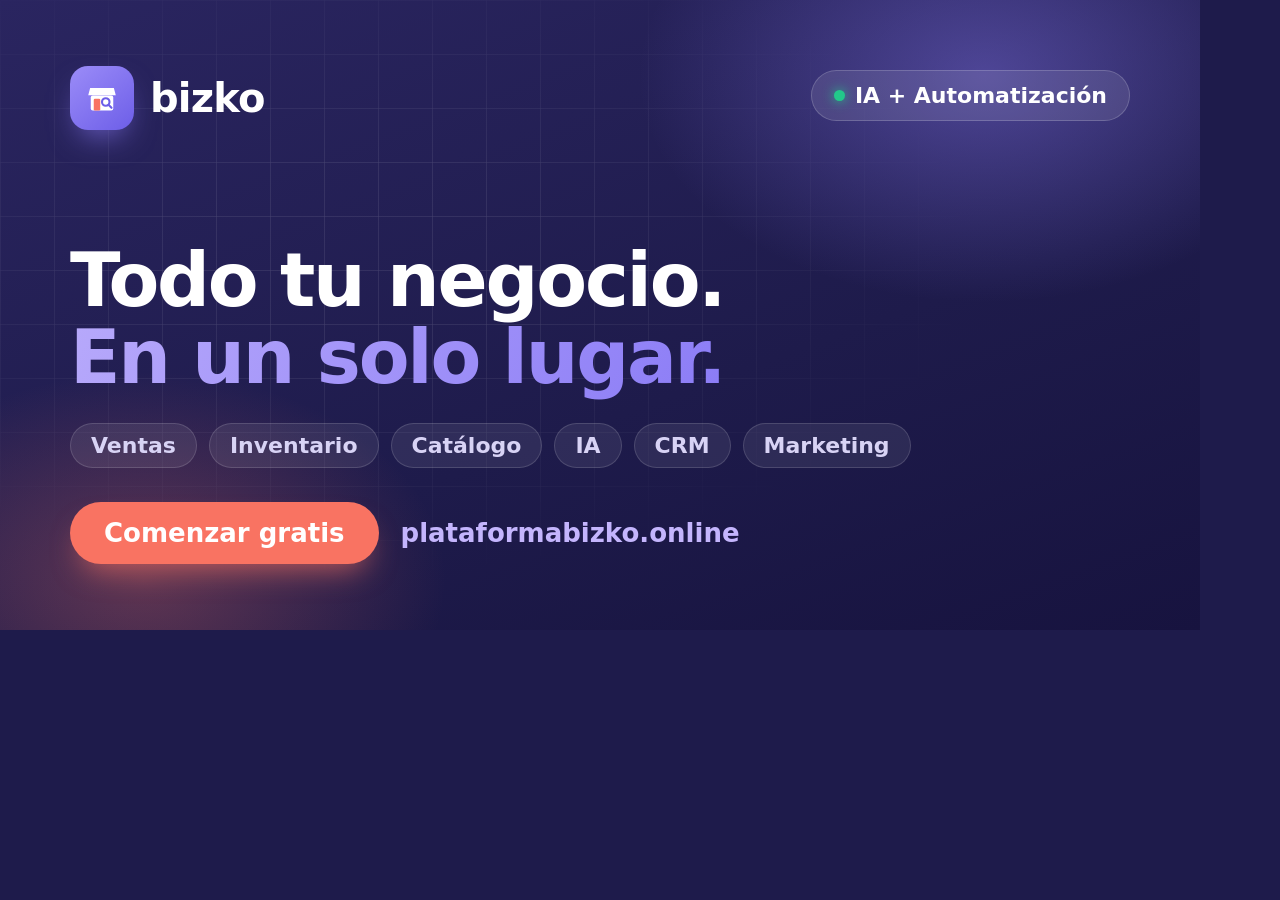
<file: assets/og-image.html>
<!DOCTYPE html>
<html lang="es">
<head>
<meta charset="UTF-8" />
<style>
  * { margin:0; padding:0; box-sizing:border-box; }
  html,body { width:1200px; height:630px; }
  body {
    font-family: "Poppins","Inter",system-ui,-apple-system,"Segoe UI",Roboto,Arial,sans-serif;
    background:#1e1b4b; color:#fff; overflow:hidden; position:relative;
  }
  .bg { position:absolute; inset:0;
    background:
      radial-gradient(48% 60% at 82% 12%, rgba(139,124,246,.42), transparent 60%),
      radial-gradient(42% 55% at 12% 92%, rgba(249,115,98,.30), transparent 60%),
      linear-gradient(160deg,#2a2560 0%,#1e1b4b 60%,#17133f 100%);
  }
  .grid { position:absolute; inset:0; opacity:.16;
    background-image:linear-gradient(rgba(255,255,255,.5) 1px,transparent 1px),linear-gradient(90deg,rgba(255,255,255,.5) 1px,transparent 1px);
    background-size:54px 54px;
    -webkit-mask-image:radial-gradient(70% 70% at 30% 40%,#000 20%,transparent 75%);
    mask-image:radial-gradient(70% 70% at 30% 40%,#000 20%,transparent 75%);
  }
  .wrap { position:relative; height:100%; padding:66px 70px; display:flex; flex-direction:column; }
  .brand { display:flex; align-items:center; gap:16px; }
  .mark { width:64px; height:64px; border-radius:18px;
    background:linear-gradient(140deg,#9b8cf8,#6d5ee8);
    display:grid; place-items:center; box-shadow:0 14px 30px -10px rgba(139,124,246,.7); }
  .mark svg { width:40px; height:40px; }
  .brand b { font-size:40px; font-weight:800; letter-spacing:-.02em; }
  .content { margin-top:auto; }
  h1 { font-size:74px; font-weight:800; line-height:1.05; letter-spacing:-.03em; }
  h1 .g { background:linear-gradient(120deg,#b7a9fb,#8b7cf6); -webkit-background-clip:text; background-clip:text; color:transparent; }
  .chips { display:flex; gap:12px; margin-top:26px; flex-wrap:wrap; }
  .chip { font-size:22px; font-weight:600; color:#d8d3f5; background:rgba(255,255,255,.08);
    border:1px solid rgba(255,255,255,.14); padding:9px 20px; border-radius:100px; }
  .foot { display:flex; align-items:center; gap:22px; margin-top:34px; }
  .cta { background:#f97362; color:#fff; font-size:26px; font-weight:700; padding:16px 34px; border-radius:100px;
    box-shadow:0 16px 30px -12px rgba(249,115,98,.7); }
  .url { font-size:26px; font-weight:600; color:#c4b5fd; }
  .badge { position:absolute; top:70px; right:70px; display:flex; align-items:center; gap:10px;
    background:rgba(255,255,255,.1); border:1px solid rgba(255,255,255,.18); padding:12px 22px; border-radius:100px; font-size:22px; font-weight:600; }
  .badge .dot { width:11px; height:11px; border-radius:50%; background:#22c98a; box-shadow:0 0 12px #22c98a; }
</style>
</head>
<body>
  <div class="bg"></div>
  <div class="grid"></div>
  <div class="badge"><span class="dot"></span> IA + Automatización</div>
  <div class="wrap">
    <div class="brand">
      <span class="mark">
        <svg viewBox="0 0 32 32">
          <path d="M6.5 8 H25.5 L27 13.8 H5 Z" fill="#fff"/>
          <rect x="7" y="14" width="18" height="12" rx="1.6" fill="#fff"/>
          <rect x="9.4" y="16.6" width="5.2" height="9.4" rx="1" fill="#f97362"/>
          <circle cx="19" cy="19.2" r="3" fill="none" stroke="#6d5ee8" stroke-width="1.7"/>
          <line x1="21.2" y1="21.4" x2="23.6" y2="23.8" stroke="#6d5ee8" stroke-width="1.7" stroke-linecap="round"/>
        </svg>
      </span>
      <b>bizko</b>
    </div>
    <div class="content">
      <h1>Todo tu negocio.<br><span class="g">En un solo lugar.</span></h1>
      <div class="chips">
        <span class="chip">Ventas</span>
        <span class="chip">Inventario</span>
        <span class="chip">Catálogo</span>
        <span class="chip">IA</span>
        <span class="chip">CRM</span>
        <span class="chip">Marketing</span>
      </div>
      <div class="foot">
        <span class="cta">Comenzar gratis</span>
        <span class="url">plataformabizko.online</span>
      </div>
    </div>
  </div>
</body>
</html>
</file>
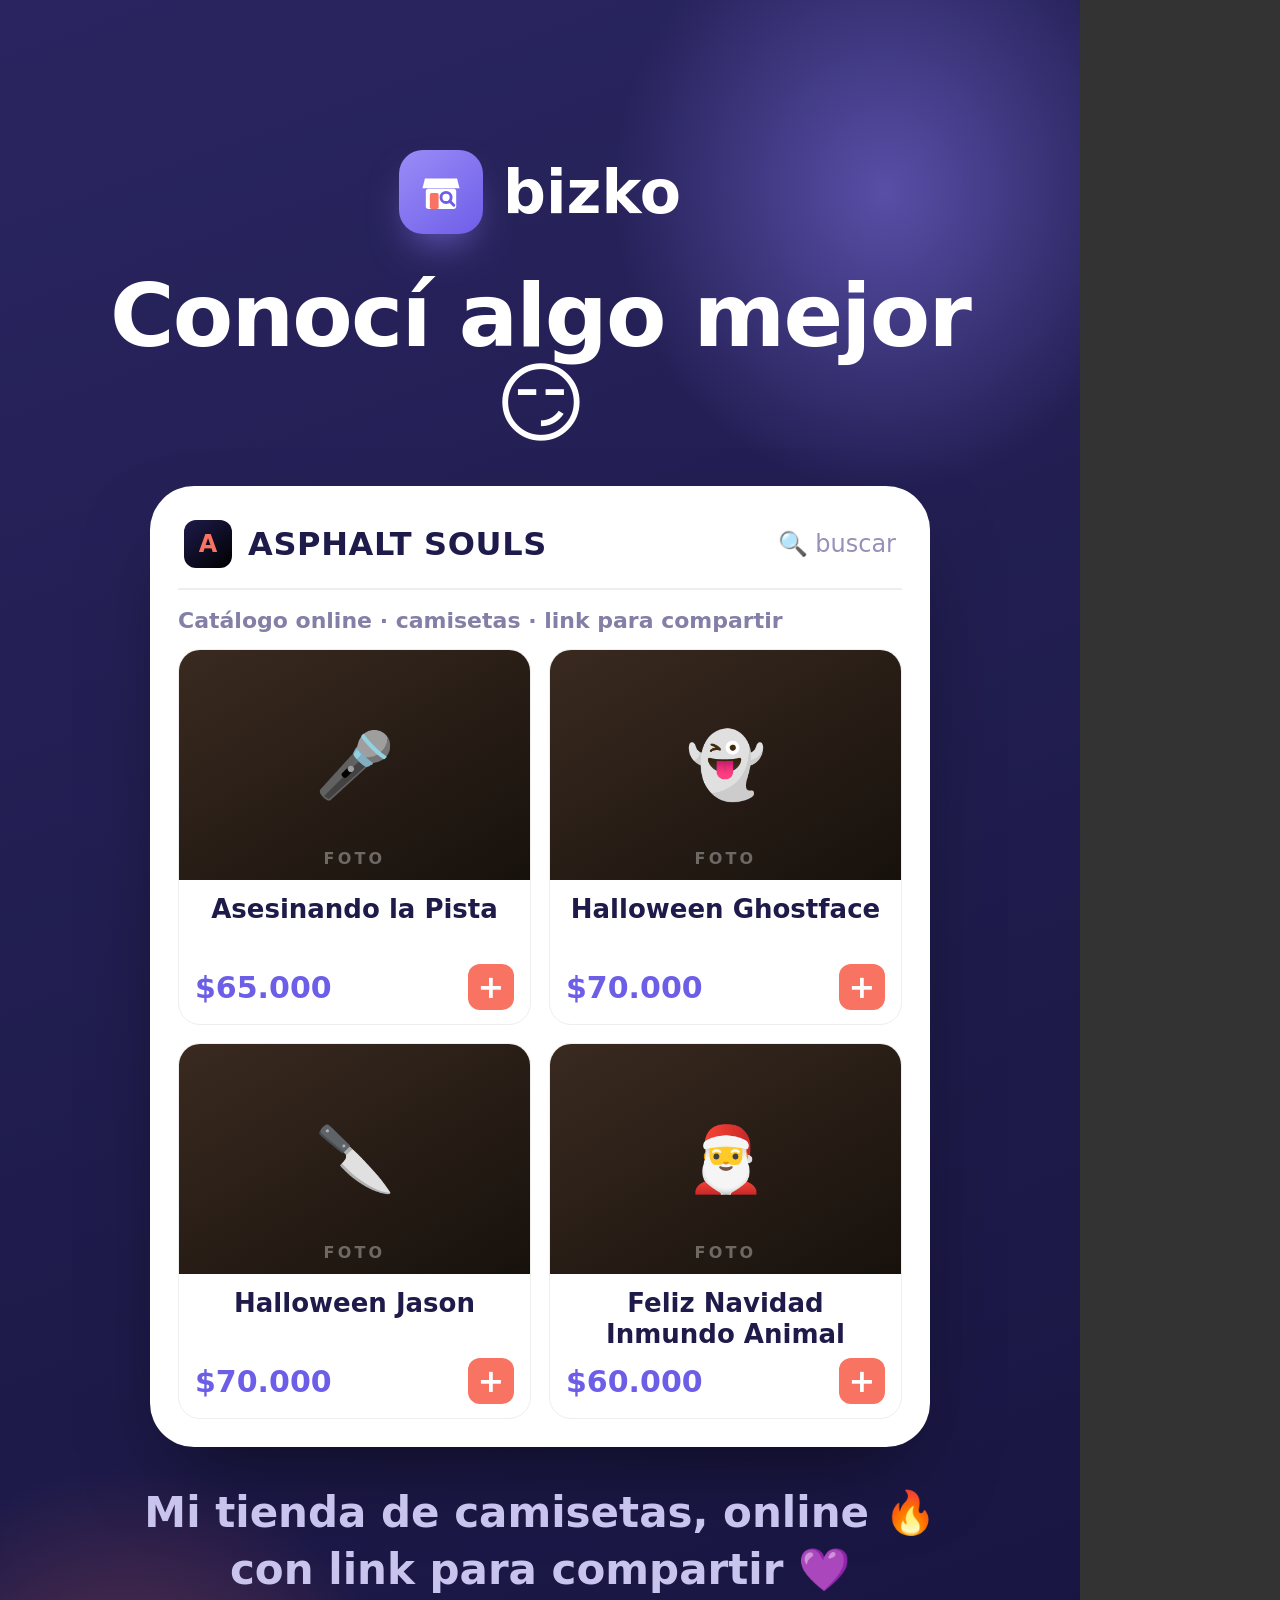
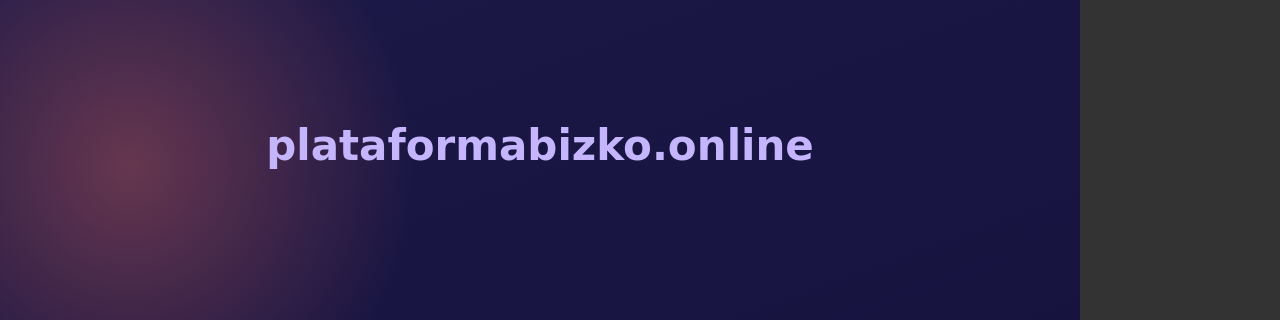
<file: assets/ig/card-asphalt.html>
<!DOCTYPE html>
<html lang="es"><head><meta charset="UTF-8"/>
<style>
  *{margin:0;padding:0;box-sizing:border-box;}
  body{background:#333;font-family:"Poppins","Inter",system-ui,-apple-system,"Segoe UI",Roboto,Arial,sans-serif;}
  .card{width:1080px;height:1920px;position:relative;overflow:hidden;color:#fff;
    background:linear-gradient(160deg,#2a2560 0%,#1e1b4b 58%,#17133f 100%);}
  .glow{position:absolute;inset:0;pointer-events:none;
    background:radial-gradient(42% 26% at 82% 10%,rgba(139,124,246,.5),transparent 60%),radial-gradient(44% 26% at 12% 92%,rgba(249,115,98,.34),transparent 60%);}
  .pad{position:relative;height:100%;padding:150px 80px;display:flex;flex-direction:column;align-items:center;text-align:center;gap:38px;}
  .brand{display:flex;align-items:center;gap:20px;}
  .mark{width:84px;height:84px;border-radius:24px;background:linear-gradient(140deg,#9b8cf8,#6d5ee8);display:grid;place-items:center;box-shadow:0 20px 40px -14px rgba(139,124,246,.7);}
  .mark svg{width:54px;height:54px;} .brand b{font-size:60px;font-weight:800;}
  h1{font-size:88px;font-weight:850;line-height:1.0;letter-spacing:-.02em;}
  .phone{width:780px;background:#fff;border-radius:44px;padding:28px;box-shadow:0 40px 90px -30px rgba(0,0,0,.55);}
  .phhead{display:flex;align-items:center;gap:16px;padding:6px 6px 20px;border-bottom:2px solid #eee;margin-bottom:18px;}
  .phhead .lg{width:48px;height:48px;border-radius:12px;background:linear-gradient(140deg,#1e1b4b,#000);display:grid;place-items:center;color:#f97362;font-weight:900;font-size:24px;}
  .phhead b{color:#1e1b4b;font-size:32px;letter-spacing:.02em;}
  .phhead .u{margin-left:auto;color:#9591b8;font-size:24px;}
  .tl{font-size:22px;color:#837fa6;font-weight:600;text-align:left;margin-bottom:16px;}
  .cgrid{display:grid;grid-template-columns:1fr 1fr;gap:18px;}
  .it{border:1px solid #eee;border-radius:22px;overflow:hidden;}
  .it .im{height:230px;background:linear-gradient(150deg,#3a2a20,#17110c);display:grid;place-items:center;font-size:64px;position:relative;}
  .it .im::after{content:"FOTO";position:absolute;bottom:12px;font-size:16px;letter-spacing:.2em;color:rgba(255,255,255,.35);font-weight:700;}
  .it .b{padding:14px 16px;}
  .it .b .nm{color:#1e1b4b;font-weight:700;font-size:26px;line-height:1.2;min-height:64px;}
  .it .row{display:flex;align-items:center;justify-content:space-between;margin-top:6px;}
  .it .pr{color:#6d5ee8;font-weight:800;font-size:30px;}
  .it .add{width:46px;height:46px;border-radius:12px;background:#f97362;color:#fff;display:grid;place-items:center;font-size:32px;font-weight:700;}
  .sub{font-size:42px;font-weight:600;color:#c9c4ee;max-width:840px;line-height:1.35;}
  .url{font-size:42px;font-weight:800;color:#c4b5fd;margin-top:auto;}
</style></head><body>
<div class="card" id="card">
  <div class="glow"></div>
  <div class="pad">
    <div class="brand"><span class="mark"><svg viewBox="0 0 32 32"><path d="M6.5 8 H25.5 L27 13.8 H5 Z" fill="#fff"/><rect x="7" y="14" width="18" height="12" rx="1.6" fill="#fff"/><rect x="9.4" y="16.6" width="5.2" height="9.4" rx="1" fill="#f97362"/><circle cx="19" cy="19.2" r="3" fill="none" stroke="#6d5ee8" stroke-width="1.7"/><line x1="21.2" y1="21.4" x2="23.6" y2="23.8" stroke="#6d5ee8" stroke-width="1.7" stroke-linecap="round"/></svg></span><b>bizko</b></div>
    <h1>Conocí algo mejor 😏</h1>
    <div class="phone">
      <div class="phhead"><span class="lg">A</span><b>ASPHALT SOULS</b><span class="u">🔍 buscar</span></div>
      <div class="tl">Catálogo online · camisetas · link para compartir</div>
      <div class="cgrid">
        <div class="it"><div class="im">🎤</div><div class="b"><div class="nm">Asesinando la Pista</div><div class="row"><span class="pr">$65.000</span><span class="add">+</span></div></div></div>
        <div class="it"><div class="im">👻</div><div class="b"><div class="nm">Halloween Ghostface</div><div class="row"><span class="pr">$70.000</span><span class="add">+</span></div></div></div>
        <div class="it"><div class="im">🔪</div><div class="b"><div class="nm">Halloween Jason</div><div class="row"><span class="pr">$70.000</span><span class="add">+</span></div></div></div>
        <div class="it"><div class="im">🎅</div><div class="b"><div class="nm">Feliz Navidad Inmundo Animal</div><div class="row"><span class="pr">$60.000</span><span class="add">+</span></div></div></div>
      </div>
    </div>
    <div class="sub">Mi tienda de camisetas, online 🔥 con link para compartir 💜</div>
    <div class="url">plataformabizko.online</div>
  </div>
</div>
</body></html>
</file>
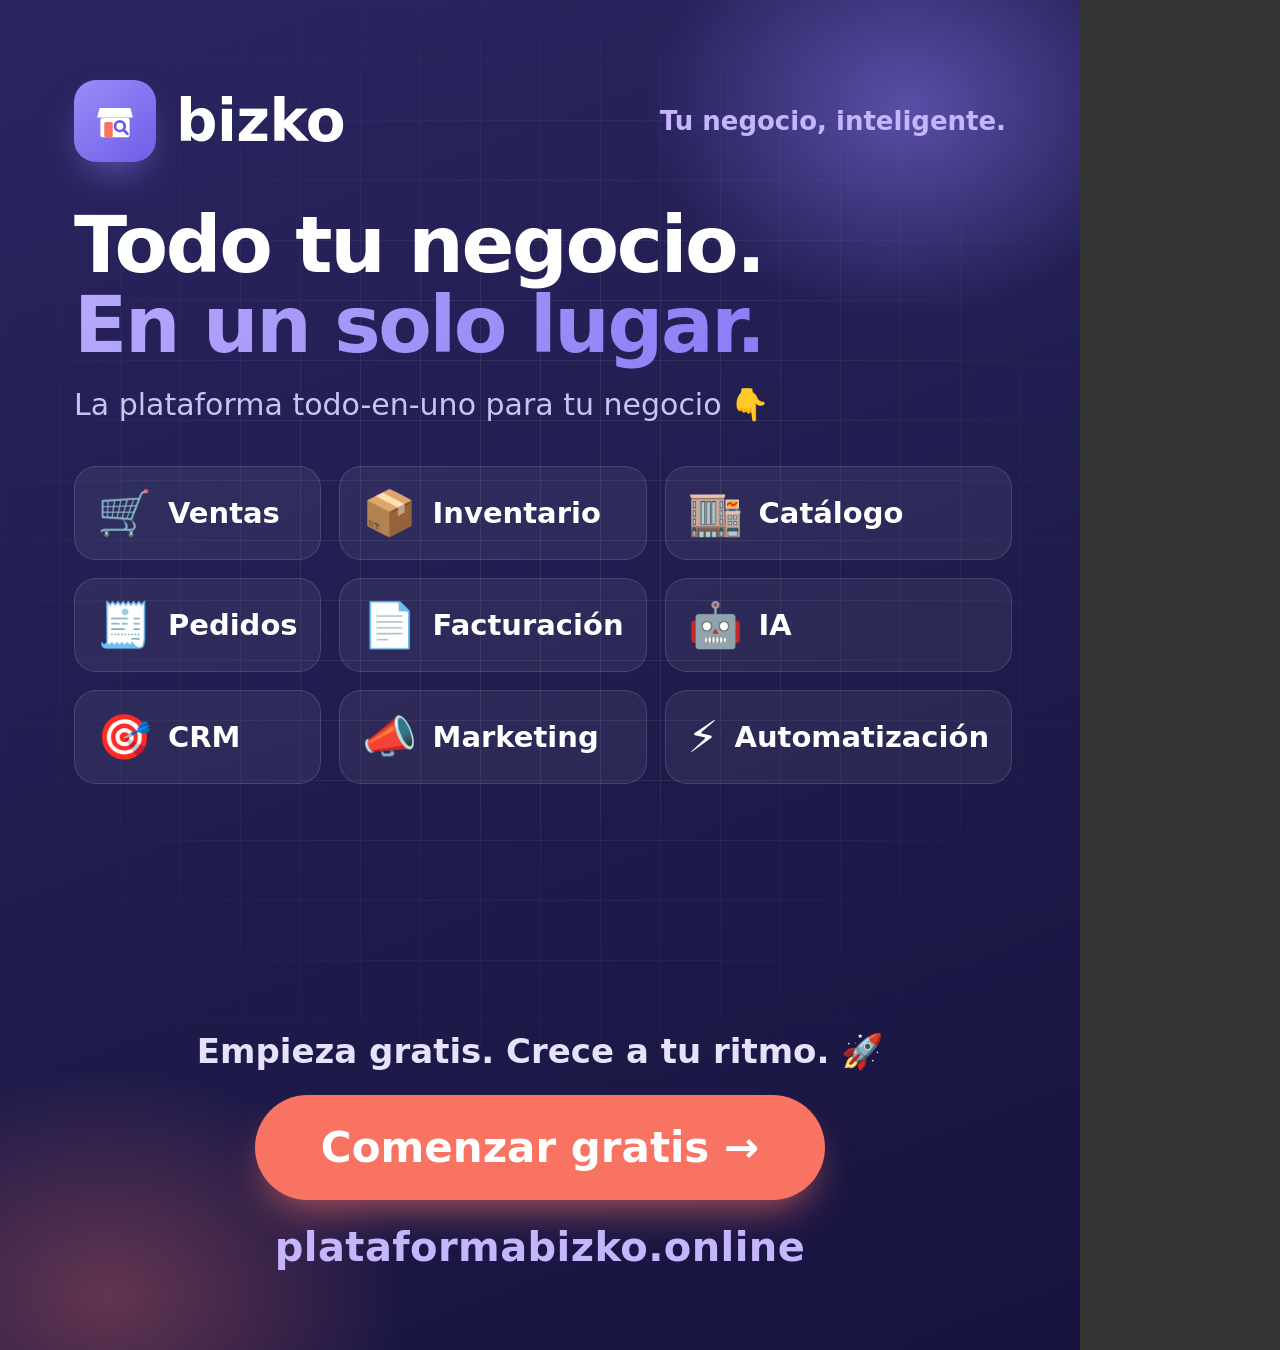
<file: assets/ig/portada-bizko.html>
<!DOCTYPE html>
<html lang="es"><head><meta charset="UTF-8"/>
<style>
  *{margin:0;padding:0;box-sizing:border-box;}
  body{background:#333;font-family:"Poppins","Inter",system-ui,-apple-system,"Segoe UI",Roboto,Arial,sans-serif;}
  .p{width:1080px;height:1350px;position:relative;overflow:hidden;color:#fff;
    background:linear-gradient(160deg,#2a2560 0%,#1e1b4b 60%,#17133f 100%);}
  .glow{position:absolute;inset:0;pointer-events:none;
    background:radial-gradient(40% 26% at 84% 8%,rgba(139,124,246,.5),transparent 60%),radial-gradient(46% 28% at 10% 96%,rgba(249,115,98,.32),transparent 60%);}
  .grid{position:absolute;inset:0;opacity:.12;
    background-image:linear-gradient(rgba(255,255,255,.6) 1px,transparent 1px),linear-gradient(90deg,rgba(255,255,255,.6) 1px,transparent 1px);
    background-size:60px 60px;-webkit-mask-image:radial-gradient(75% 60% at 50% 40%,#000 25%,transparent 78%);mask-image:radial-gradient(75% 60% at 50% 40%,#000 25%,transparent 78%);}
  .pad{position:relative;height:100%;padding:80px 74px;display:flex;flex-direction:column;}
  .top{display:flex;align-items:center;gap:20px;}
  .mark{width:82px;height:82px;border-radius:22px;background:linear-gradient(140deg,#9b8cf8,#6d5ee8);display:grid;place-items:center;box-shadow:0 18px 38px -14px rgba(139,124,246,.7);}
  .mark svg{width:52px;height:52px;}
  .top b{font-size:58px;font-weight:800;letter-spacing:-.01em;}
  .top .tag{margin-left:auto;font-size:26px;font-weight:600;color:#c4b5fd;}
  h1{font-size:78px;font-weight:850;line-height:1.02;letter-spacing:-.03em;margin-top:44px;}
  h1 .g{background:linear-gradient(120deg,#b7a9fb,#8b7cf6);-webkit-background-clip:text;background-clip:text;color:transparent;}
  .lead{font-size:30px;color:#c9c4ee;margin-top:22px;font-weight:500;max-width:900px;}
  .mods{display:grid;grid-template-columns:repeat(3,1fr);gap:18px;margin-top:44px;}
  .m{background:rgba(255,255,255,.06);border:1px solid rgba(255,255,255,.13);border-radius:22px;padding:24px 22px;display:flex;align-items:center;gap:16px;}
  .m .ic{font-size:44px;line-height:1;}
  .m b{font-size:29px;font-weight:700;}
  .foot{margin-top:auto;display:flex;flex-direction:column;align-items:center;text-align:center;gap:24px;}
  .foot .line{font-size:34px;font-weight:600;color:#e6e2fb;}
  .cta{background:#f97362;color:#fff;font-size:42px;font-weight:800;padding:28px 66px;border-radius:100px;box-shadow:0 20px 40px -14px rgba(249,115,98,.7);white-space:nowrap;}
  .url{font-size:40px;font-weight:800;color:#c4b5fd;letter-spacing:.01em;}
</style></head><body>
<div class="p" id="p">
  <div class="glow"></div><div class="grid"></div>
  <div class="pad">
    <div class="top">
      <span class="mark"><svg viewBox="0 0 32 32"><path d="M6.5 8 H25.5 L27 13.8 H5 Z" fill="#fff"/><rect x="7" y="14" width="18" height="12" rx="1.6" fill="#fff"/><rect x="9.4" y="16.6" width="5.2" height="9.4" rx="1" fill="#f97362"/><circle cx="19" cy="19.2" r="3" fill="none" stroke="#6d5ee8" stroke-width="1.7"/><line x1="21.2" y1="21.4" x2="23.6" y2="23.8" stroke="#6d5ee8" stroke-width="1.7" stroke-linecap="round"/></svg></span>
      <b>bizko</b>
      <span class="tag">Tu negocio, inteligente.</span>
    </div>

    <h1>Todo tu negocio.<br><span class="g">En un solo lugar.</span></h1>
    <p class="lead">La plataforma todo-en-uno para tu negocio 👇</p>

    <div class="mods">
      <div class="m"><span class="ic">🛒</span><b>Ventas</b></div>
      <div class="m"><span class="ic">📦</span><b>Inventario</b></div>
      <div class="m"><span class="ic">🏬</span><b>Catálogo</b></div>
      <div class="m"><span class="ic">🧾</span><b>Pedidos</b></div>
      <div class="m"><span class="ic">📄</span><b>Facturación</b></div>
      <div class="m"><span class="ic">🤖</span><b>IA</b></div>
      <div class="m"><span class="ic">🎯</span><b>CRM</b></div>
      <div class="m"><span class="ic">📣</span><b>Marketing</b></div>
      <div class="m"><span class="ic">⚡</span><b>Automatización</b></div>
    </div>

    <div class="foot">
      <span class="line">Empieza gratis. Crece a tu ritmo. 🚀</span>
      <span class="cta">Comenzar gratis →</span>
      <span class="url">plataformabizko.online</span>
    </div>
  </div>
</div>
</body></html>
</file>
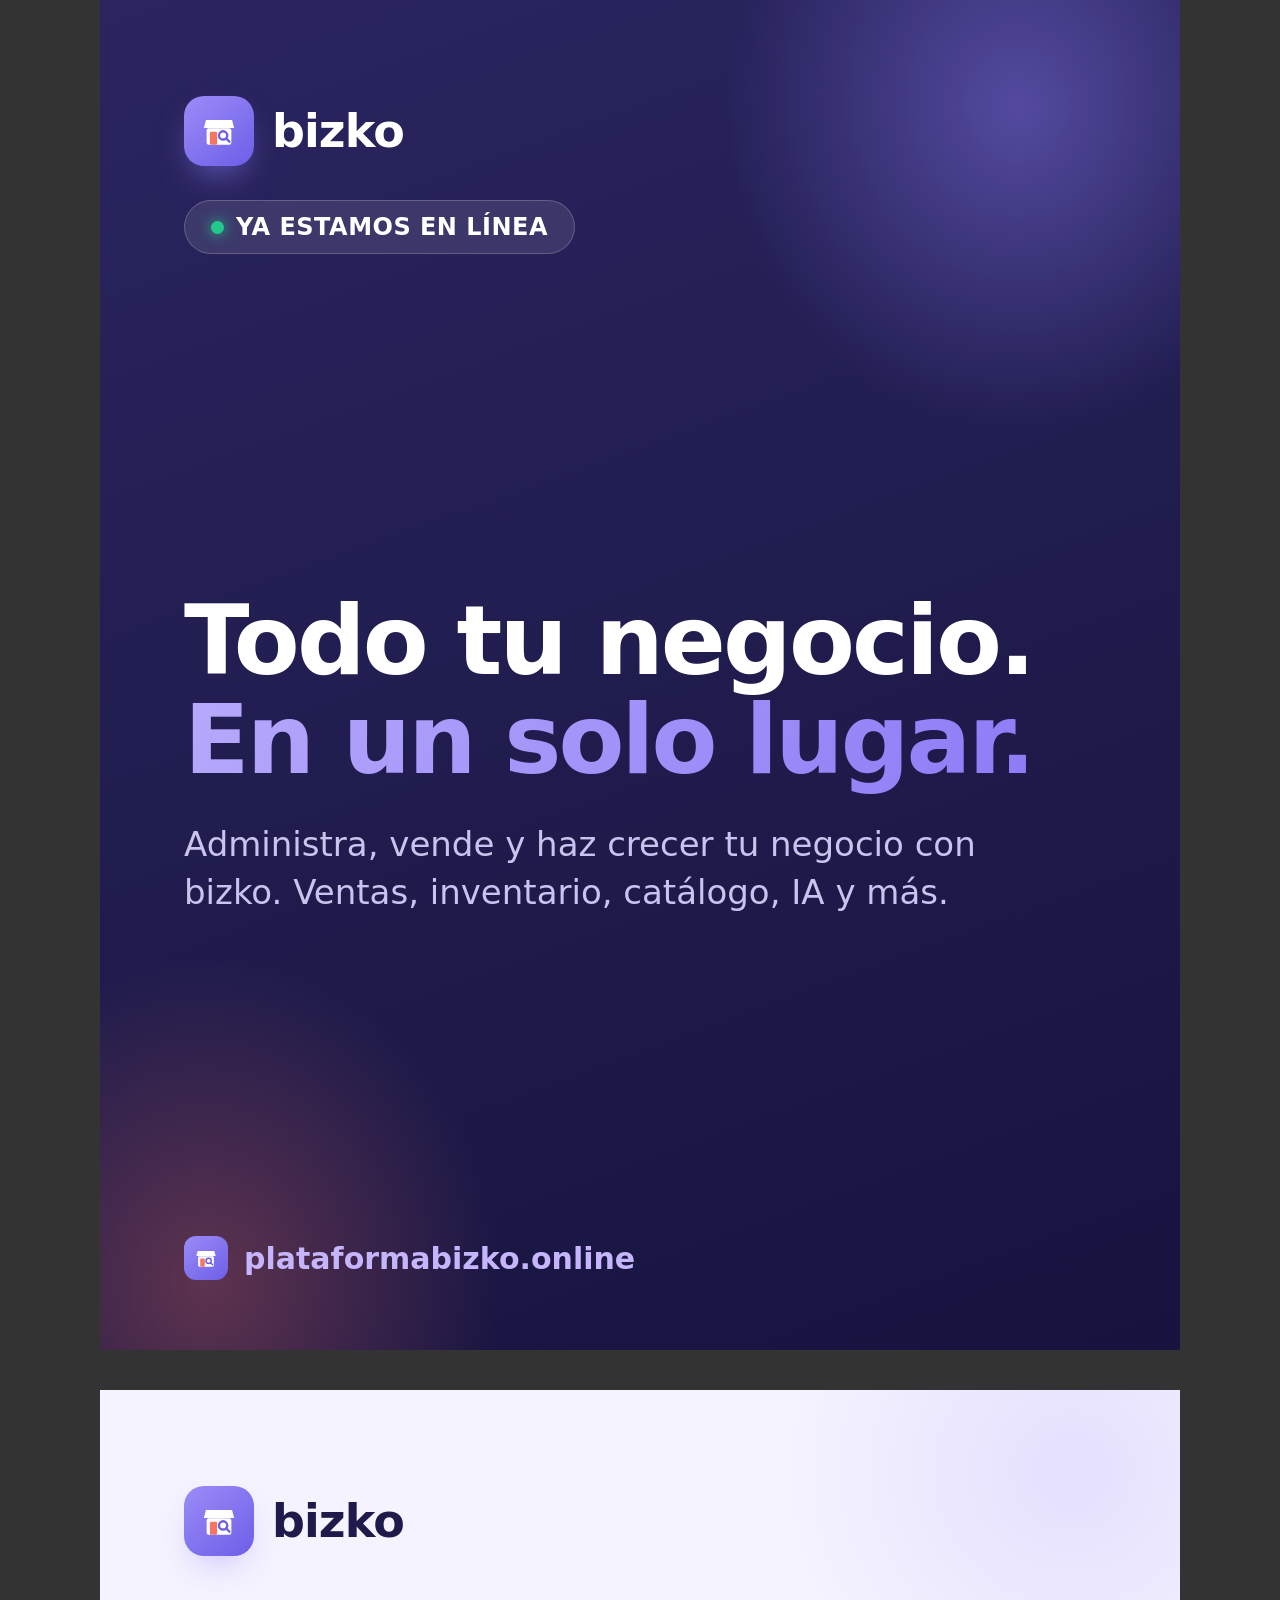
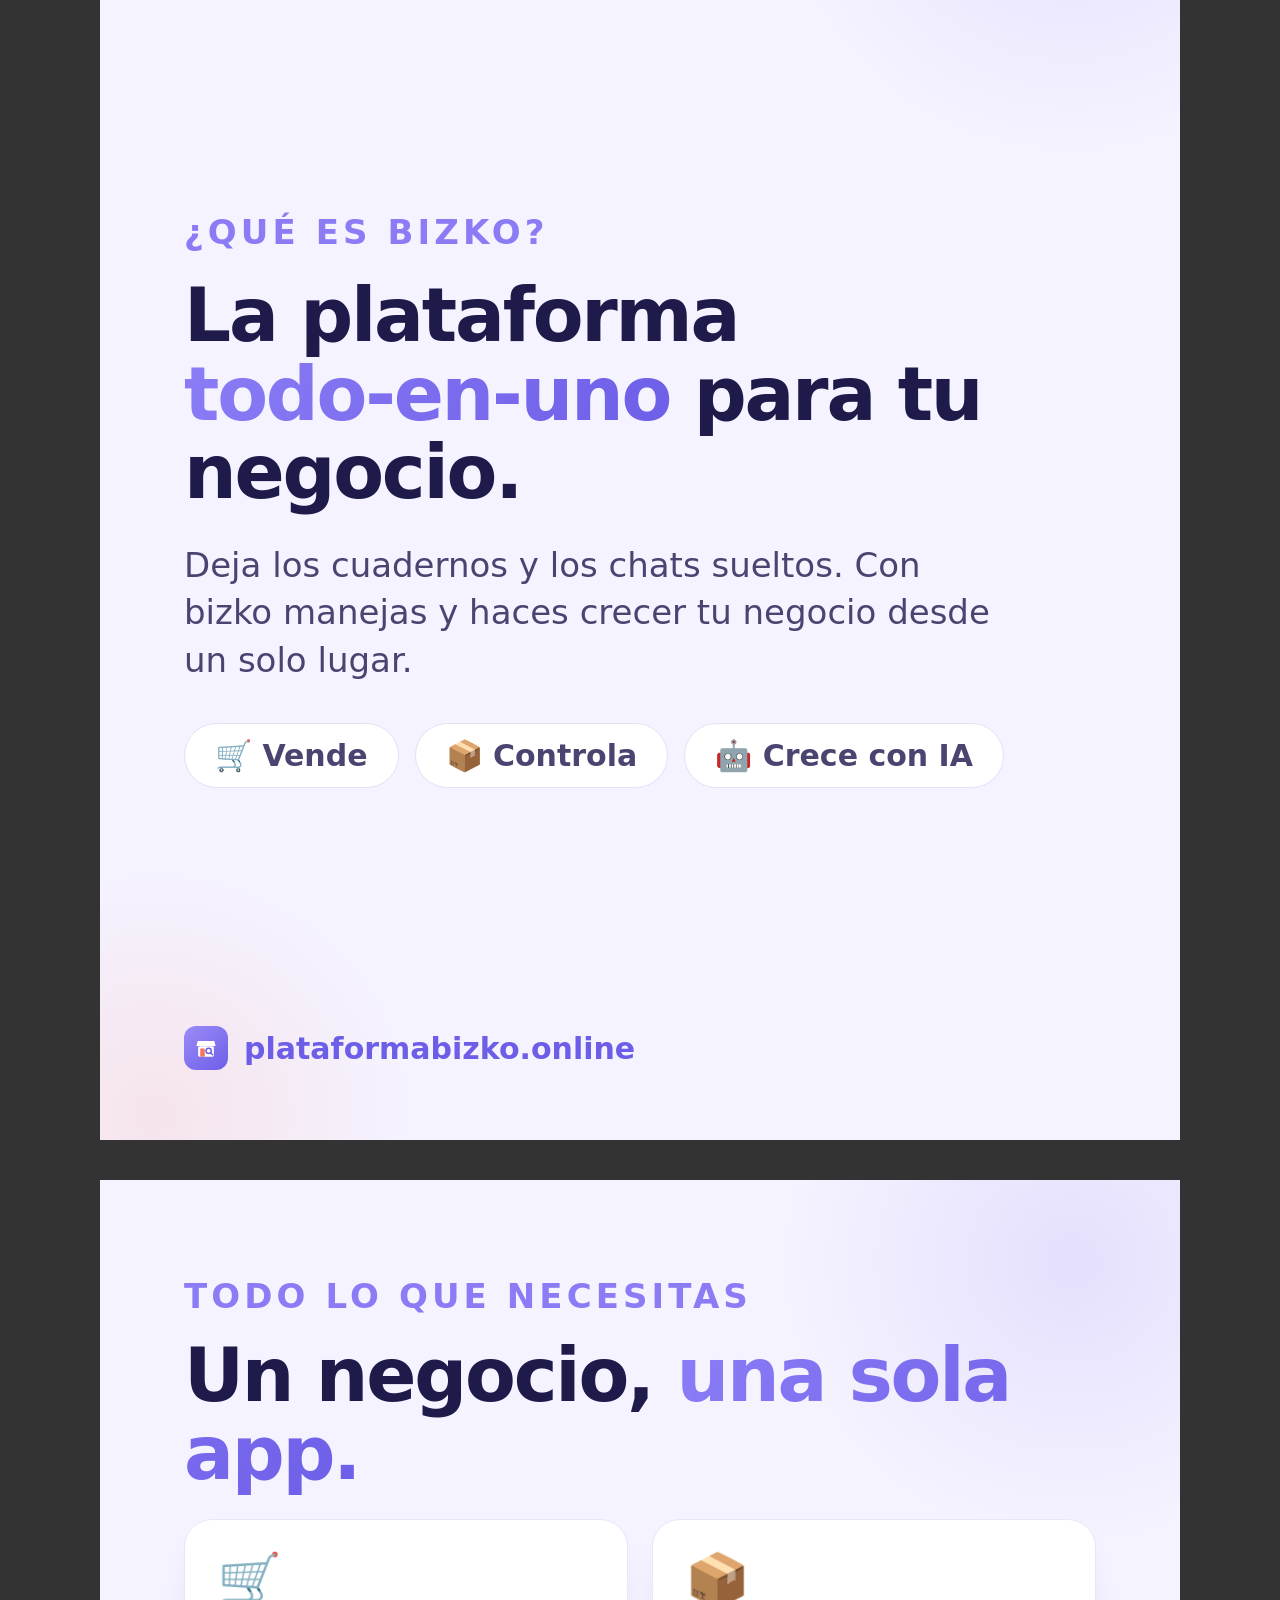
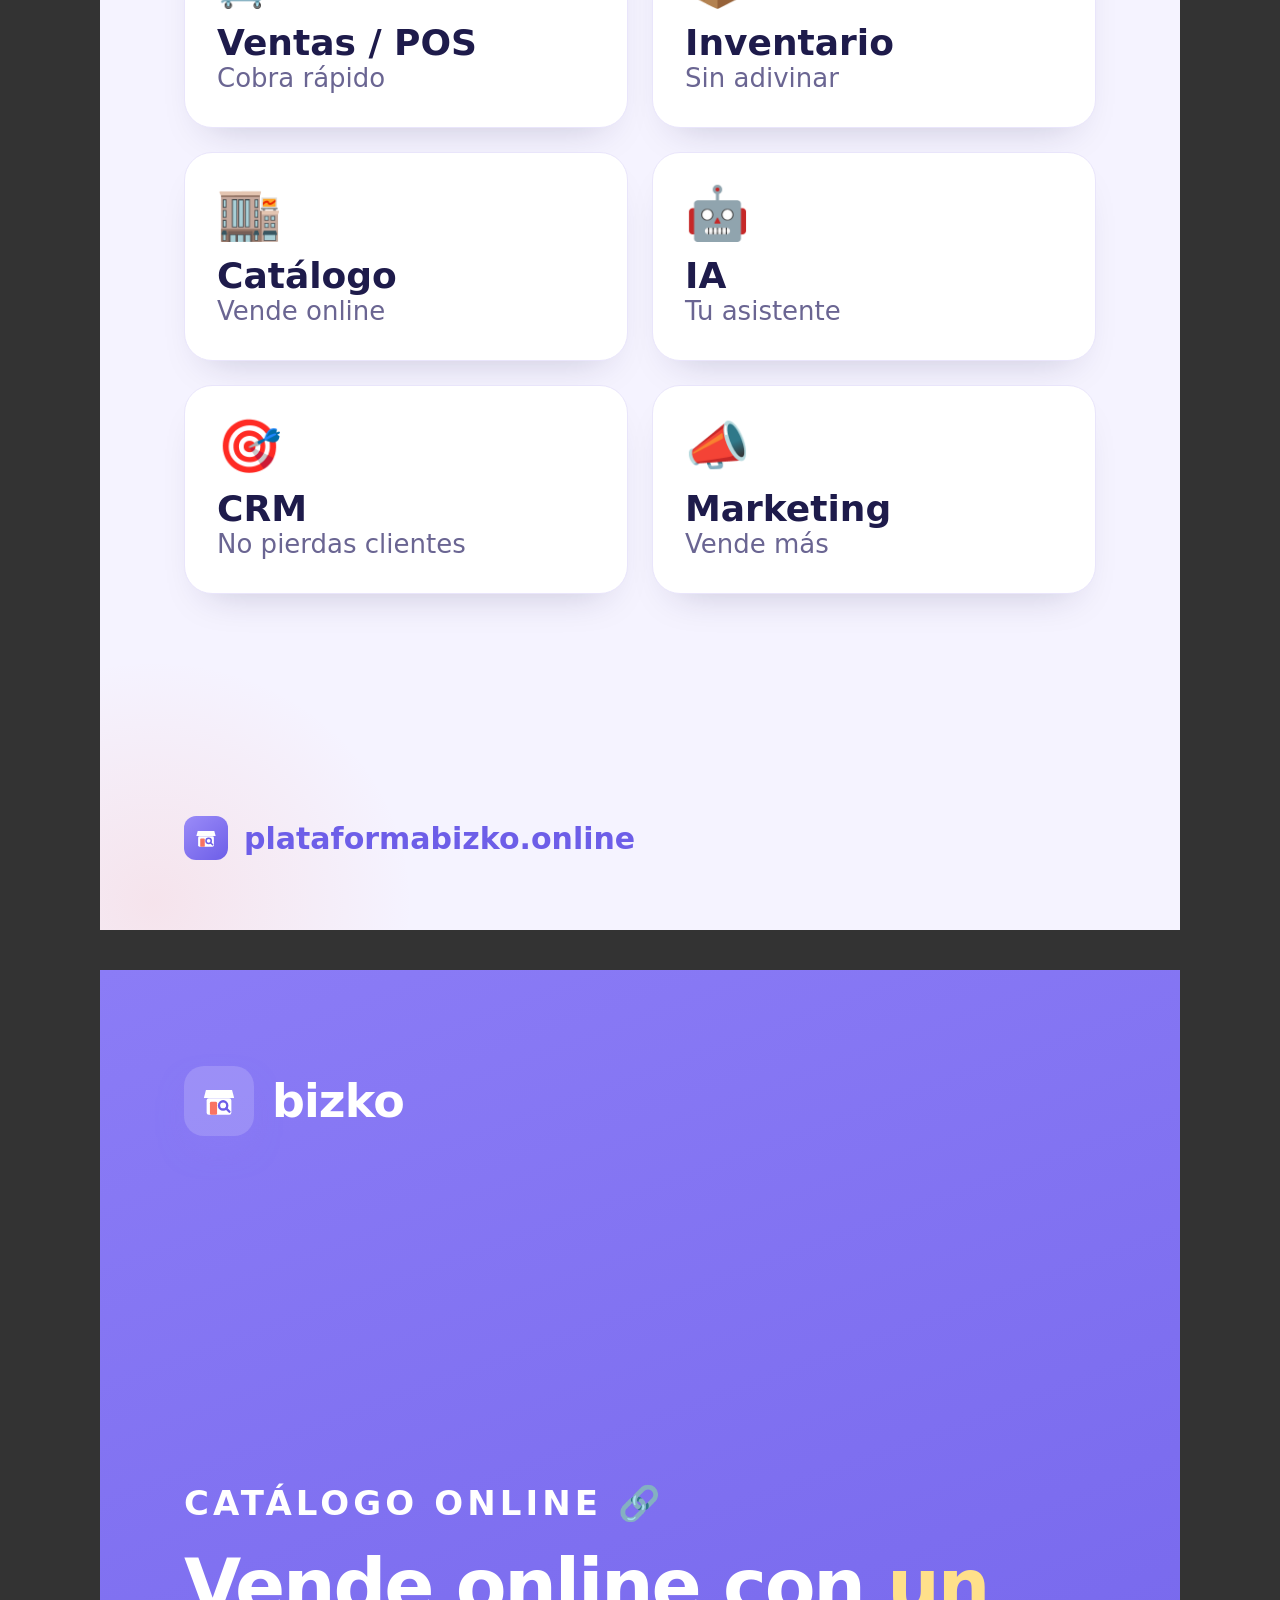
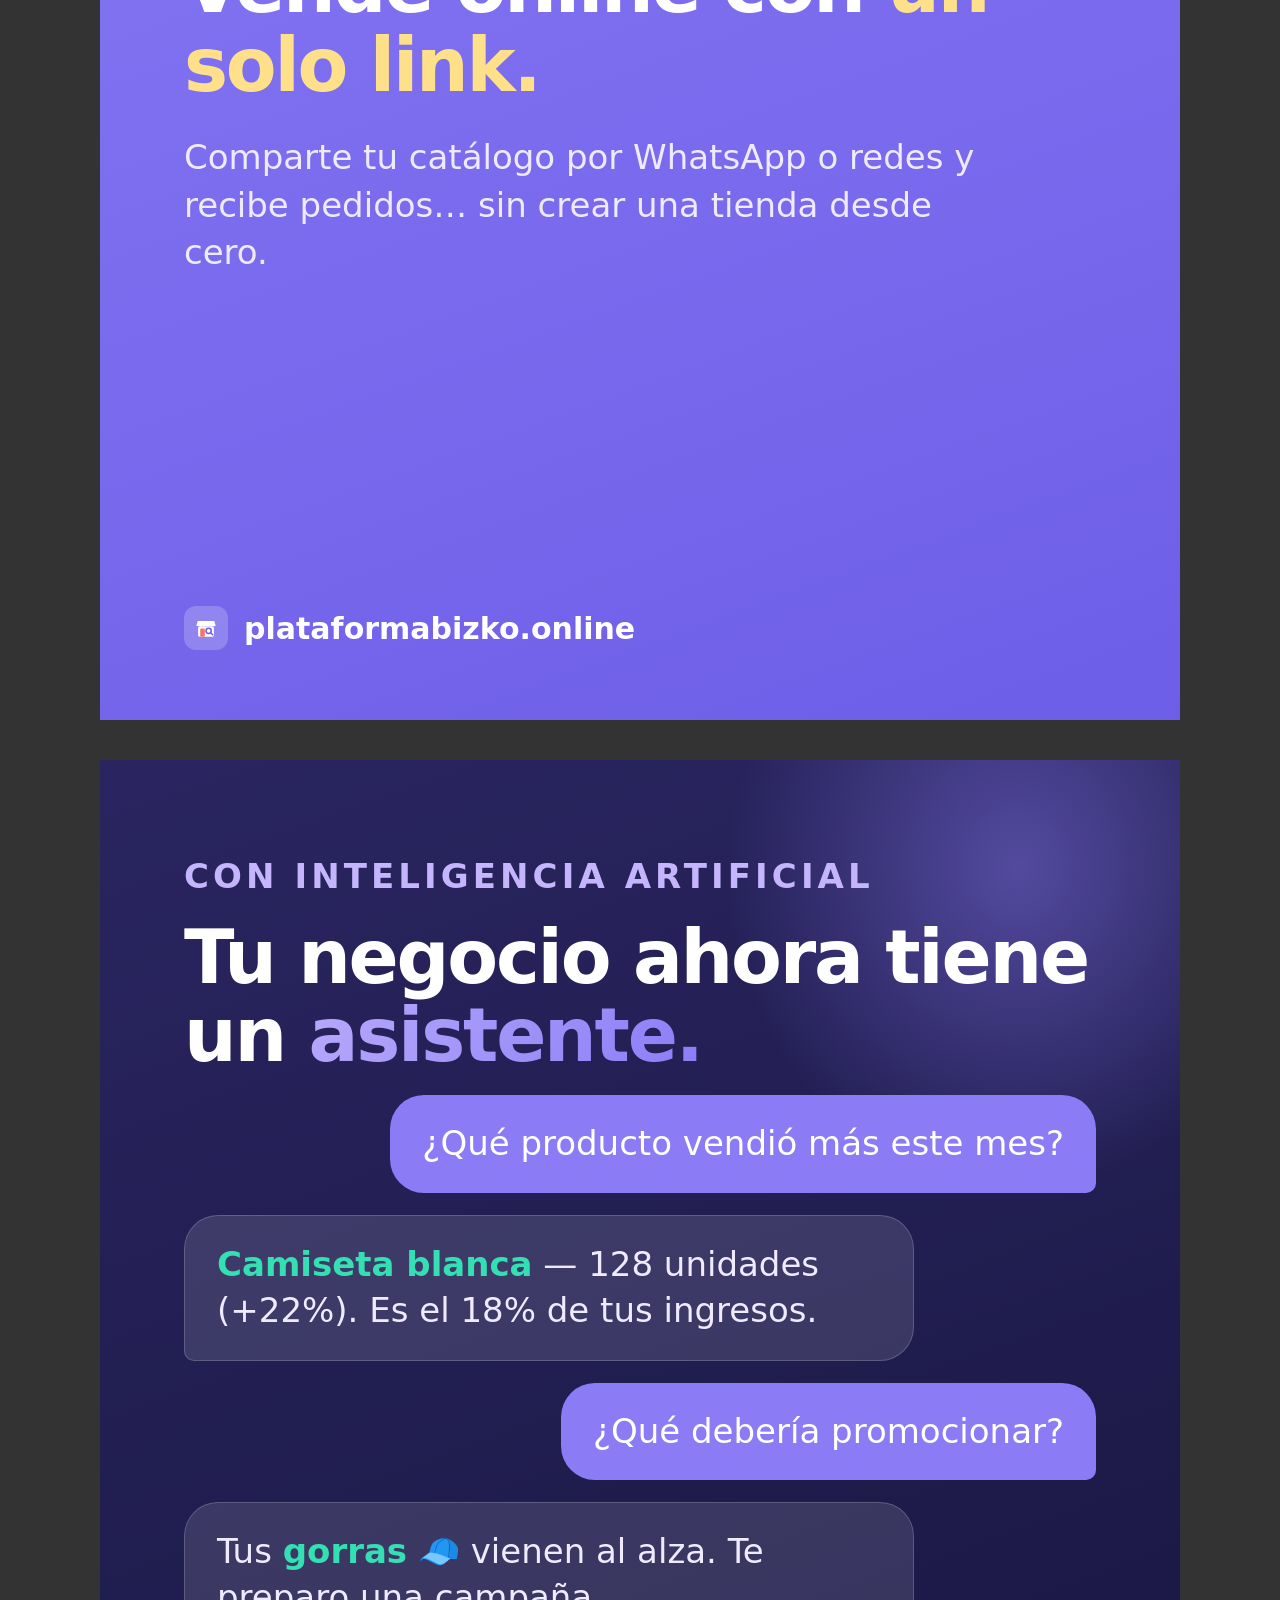
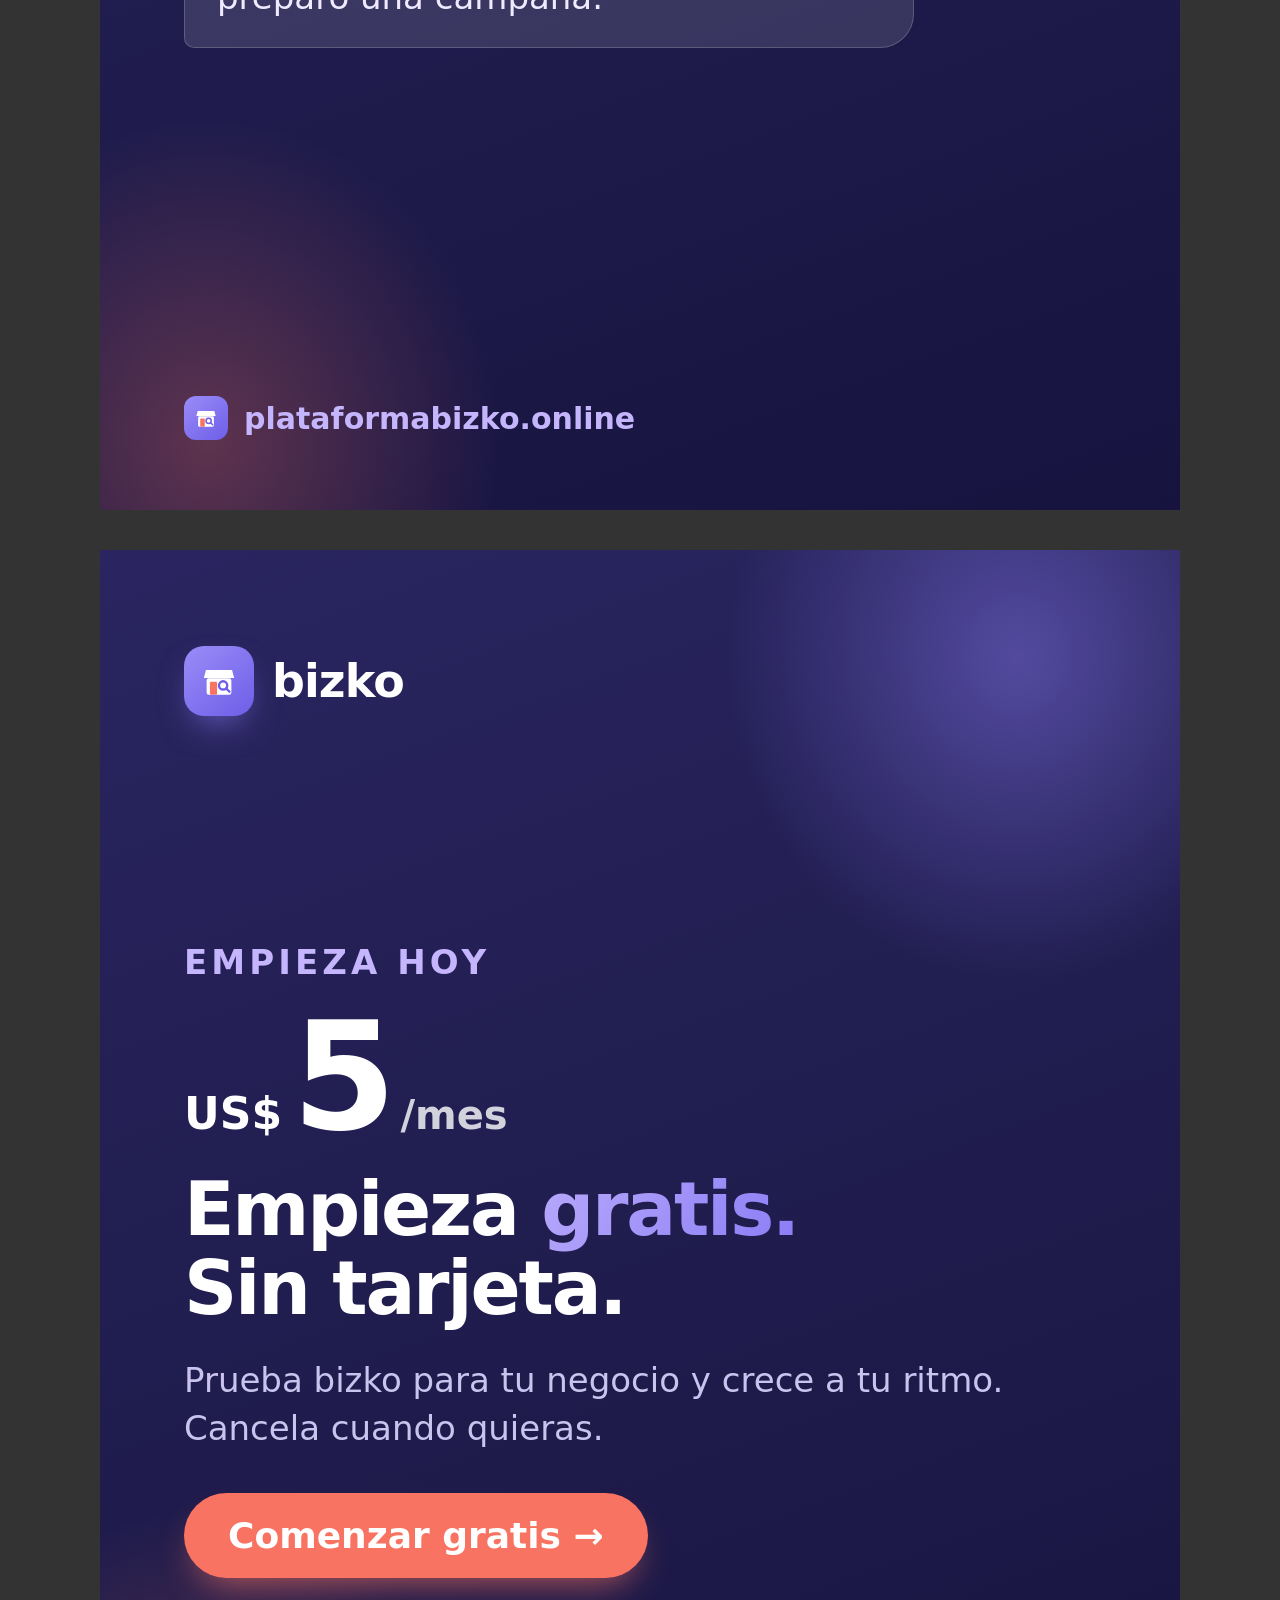
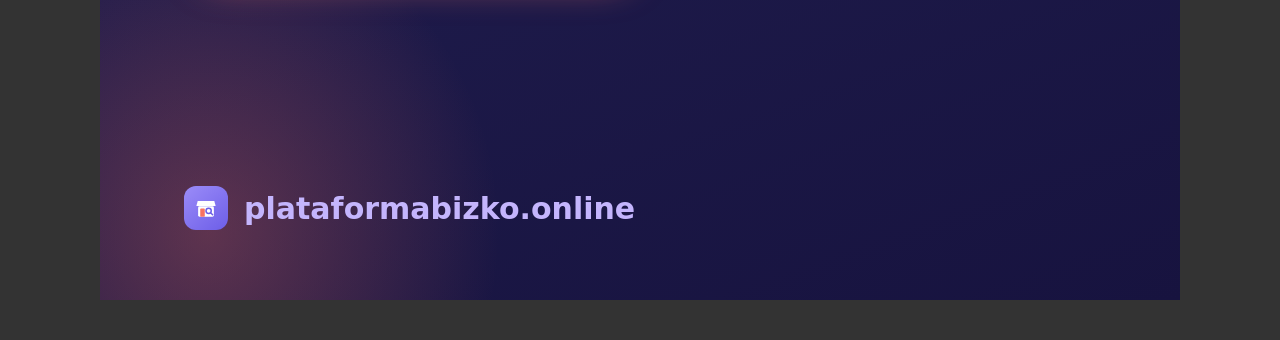
<file: assets/ig/posts.html>
<!DOCTYPE html>
<html lang="es">
<head>
<meta charset="UTF-8" />
<style>
  *{margin:0;padding:0;box-sizing:border-box;}
  body{background:#333;}
  .post{
    width:1080px;height:1350px;position:relative;overflow:hidden;
    font-family:"Poppins","Inter",system-ui,-apple-system,"Segoe UI",Roboto,Arial,sans-serif;
    color:#1e1b4b; margin:0 auto 40px;
  }
  .dark{background:linear-gradient(160deg,#2a2560 0%,#1e1b4b 60%,#17133f 100%);color:#fff;}
  .light{background:#f5f3ff;}
  .violet{background:linear-gradient(160deg,#8b7cf6,#6d5ee8);color:#fff;}
  .glow{position:absolute;inset:0;pointer-events:none;}
  .dark .glow{background:radial-gradient(45% 40% at 85% 8%,rgba(139,124,246,.45),transparent 60%),radial-gradient(45% 40% at 10% 95%,rgba(249,115,98,.30),transparent 60%);}
  .light .glow{background:radial-gradient(45% 35% at 90% 6%,rgba(139,124,246,.16),transparent 60%),radial-gradient(40% 30% at 5% 98%,rgba(249,115,98,.12),transparent 60%);}
  .pad{position:relative;height:100%;padding:96px 84px;display:flex;flex-direction:column;}
  .brand{display:flex;align-items:center;gap:18px;}
  .mark{width:70px;height:70px;border-radius:20px;background:linear-gradient(140deg,#9b8cf8,#6d5ee8);display:grid;place-items:center;box-shadow:0 16px 34px -12px rgba(139,124,246,.7);}
  .light .mark{box-shadow:0 16px 34px -12px rgba(139,124,246,.45);}
  .mark svg{width:44px;height:44px;}
  .brand b{font-size:46px;font-weight:800;letter-spacing:-.02em;}
  .badge{display:inline-flex;align-items:center;gap:12px;font-size:24px;font-weight:700;padding:12px 26px;border-radius:100px;letter-spacing:.02em;}
  .dark .badge{background:rgba(255,255,255,.1);border:1px solid rgba(255,255,255,.2);color:#fff;}
  .light .badge{background:rgba(139,124,246,.12);color:#6d5ee8;}
  .badge .dot{width:13px;height:13px;border-radius:50%;background:#22c98a;box-shadow:0 0 14px #22c98a;}
  .mid{margin-top:auto;margin-bottom:auto;}
  h1{font-size:96px;font-weight:800;line-height:1.04;letter-spacing:-.03em;}
  h2{font-size:74px;font-weight:800;line-height:1.06;letter-spacing:-.03em;}
  .g{background:linear-gradient(120deg,#b7a9fb,#8b7cf6);-webkit-background-clip:text;background-clip:text;color:transparent;}
  .light .g{background:linear-gradient(120deg,#8b7cf6,#6d5ee8);-webkit-background-clip:text;background-clip:text;color:transparent;}
  .sub{font-size:34px;font-weight:500;line-height:1.4;margin-top:30px;max-width:820px;}
  .dark .sub{color:#c9c4ee;} .light .sub{color:#4a4570;} .violet .sub{color:#efeaff;}
  .foot{display:flex;align-items:center;gap:16px;position:absolute;left:84px;bottom:70px;font-size:30px;font-weight:700;}
  .dark .foot,.violet .foot{color:#c4b5fd;} .light .foot{color:#6d5ee8;}
  .foot .m{width:44px;height:44px;border-radius:12px;background:linear-gradient(140deg,#9b8cf8,#6d5ee8);display:grid;place-items:center;}
  .foot .m svg{width:28px;height:28px;}
  .cta{display:inline-flex;align-items:center;gap:14px;background:#f97362;color:#fff;font-size:36px;font-weight:700;padding:22px 44px;border-radius:100px;box-shadow:0 18px 36px -14px rgba(249,115,98,.7);}
  .chips{display:flex;flex-wrap:wrap;gap:16px;margin-top:38px;}
  .chip{font-size:30px;font-weight:600;padding:14px 30px;border-radius:100px;}
  .dark .chip{background:rgba(255,255,255,.09);border:1px solid rgba(255,255,255,.16);color:#e6e2fb;}
  .light .chip{background:#fff;border:1px solid #e4e0f4;color:#4a4570;}
  /* feature grid */
  .fgrid{display:grid;grid-template-columns:1fr 1fr;gap:24px;margin-top:20px;}
  .fcard{background:#fff;border:1px solid #e9e5fb;border-radius:28px;padding:34px 32px;box-shadow:0 20px 40px -24px rgba(30,27,75,.25);}
  .violet .fcard{background:rgba(255,255,255,.12);border:1px solid rgba(255,255,255,.2);}
  .fcard .ic{font-size:52px;line-height:1;margin-bottom:16px;}
  .fcard b{font-size:36px;font-weight:700;display:block;}
  .fcard span{font-size:26px;color:#6a6592;}
  .violet .fcard b{color:#fff;} .violet .fcard span{color:#e6e2fb;}
  /* chat */
  .chat{margin-top:20px;display:flex;flex-direction:column;gap:22px;}
  .bub{max-width:80%;font-size:34px;line-height:1.35;padding:26px 32px;border-radius:34px;}
  .bub.q{align-self:flex-end;background:#8b7cf6;color:#fff;border-bottom-right-radius:10px;}
  .bub.a{align-self:flex-start;background:rgba(255,255,255,.12);border:1px solid rgba(255,255,255,.18);color:#efeaff;border-bottom-left-radius:10px;}
  .bub.a b{color:#34e0b3;}
  /* price */
  .price{display:flex;align-items:baseline;gap:10px;margin-top:20px;}
  .price .cur{font-size:44px;font-weight:700;}
  .price .amt{font-size:150px;font-weight:850;letter-spacing:-.04em;line-height:1;}
  .price .per{font-size:40px;font-weight:600;opacity:.8;}
  .kicker{font-size:34px;font-weight:700;letter-spacing:.12em;text-transform:uppercase;}
  .light .kicker{color:#8b7cf6;} .dark .kicker,.violet .kicker{color:#c4b5fd;}
</style>
</head>
<body>

<!-- 1 · LANZAMIENTO -->
<div class="post dark" id="post-1">
  <div class="glow"></div>
  <div class="pad">
    <div class="brand"><span class="mark"><svg viewBox="0 0 32 32"><path d="M6.5 8 H25.5 L27 13.8 H5 Z" fill="#fff"/><rect x="7" y="14" width="18" height="12" rx="1.6" fill="#fff"/><rect x="9.4" y="16.6" width="5.2" height="9.4" rx="1" fill="#f97362"/><circle cx="19" cy="19.2" r="3" fill="none" stroke="#6d5ee8" stroke-width="1.7"/><line x1="21.2" y1="21.4" x2="23.6" y2="23.8" stroke="#6d5ee8" stroke-width="1.7" stroke-linecap="round"/></svg></span><b>bizko</b></div>
    <div style="margin-top:34px"><span class="badge"><span class="dot"></span> YA ESTAMOS EN LÍNEA</span></div>
    <div class="mid">
      <h1>Todo tu negocio.<br><span class="g">En un solo lugar.</span></h1>
      <p class="sub">Administra, vende y haz crecer tu negocio con bizko. Ventas, inventario, catálogo, IA y más.</p>
    </div>
    <div class="foot"><span class="m"><svg viewBox="0 0 32 32"><path d="M6.5 8 H25.5 L27 13.8 H5 Z" fill="#fff"/><rect x="7" y="14" width="18" height="12" rx="1.6" fill="#fff"/><rect x="9.4" y="16.6" width="5.2" height="9.4" rx="1" fill="#f97362"/><circle cx="19" cy="19.2" r="3" fill="none" stroke="#6d5ee8" stroke-width="1.7"/><line x1="21.2" y1="21.4" x2="23.6" y2="23.8" stroke="#6d5ee8" stroke-width="1.7" stroke-linecap="round"/></svg></span> plataformabizko.online</div>
  </div>
</div>

<!-- 2 · QUÉ ES -->
<div class="post light" id="post-2">
  <div class="glow"></div>
  <div class="pad">
    <div class="brand"><span class="mark"><svg viewBox="0 0 32 32"><path d="M6.5 8 H25.5 L27 13.8 H5 Z" fill="#fff"/><rect x="7" y="14" width="18" height="12" rx="1.6" fill="#fff"/><rect x="9.4" y="16.6" width="5.2" height="9.4" rx="1" fill="#f97362"/><circle cx="19" cy="19.2" r="3" fill="none" stroke="#6d5ee8" stroke-width="1.7"/><line x1="21.2" y1="21.4" x2="23.6" y2="23.8" stroke="#6d5ee8" stroke-width="1.7" stroke-linecap="round"/></svg></span><b style="color:#1e1b4b">bizko</b></div>
    <div class="mid">
      <div class="kicker">¿Qué es bizko?</div>
      <h2 style="margin-top:24px">La plataforma <span class="g">todo‑en‑uno</span> para tu negocio.</h2>
      <p class="sub">Deja los cuadernos y los chats sueltos. Con bizko manejas y haces crecer tu negocio desde un solo lugar.</p>
      <div class="chips"><span class="chip">🛒 Vende</span><span class="chip">📦 Controla</span><span class="chip">🤖 Crece con IA</span></div>
    </div>
    <div class="foot"><span class="m"><svg viewBox="0 0 32 32"><path d="M6.5 8 H25.5 L27 13.8 H5 Z" fill="#fff"/><rect x="7" y="14" width="18" height="12" rx="1.6" fill="#fff"/><rect x="9.4" y="16.6" width="5.2" height="9.4" rx="1" fill="#f97362"/><circle cx="19" cy="19.2" r="3" fill="none" stroke="#6d5ee8" stroke-width="1.7"/><line x1="21.2" y1="21.4" x2="23.6" y2="23.8" stroke="#6d5ee8" stroke-width="1.7" stroke-linecap="round"/></svg></span> plataformabizko.online</div>
  </div>
</div>

<!-- 3 · FUNCIONES -->
<div class="post light" id="post-3">
  <div class="glow"></div>
  <div class="pad">
    <div class="kicker">Todo lo que necesitas</div>
    <h2 style="margin-top:20px;margin-bottom:6px">Un negocio, <span class="g">una sola app.</span></h2>
    <div class="fgrid">
      <div class="fcard"><div class="ic">🛒</div><b>Ventas / POS</b><span>Cobra rápido</span></div>
      <div class="fcard"><div class="ic">📦</div><b>Inventario</b><span>Sin adivinar</span></div>
      <div class="fcard"><div class="ic">🏬</div><b>Catálogo</b><span>Vende online</span></div>
      <div class="fcard"><div class="ic">🤖</div><b>IA</b><span>Tu asistente</span></div>
      <div class="fcard"><div class="ic">🎯</div><b>CRM</b><span>No pierdas clientes</span></div>
      <div class="fcard"><div class="ic">📣</div><b>Marketing</b><span>Vende más</span></div>
    </div>
    <div class="foot"><span class="m"><svg viewBox="0 0 32 32"><path d="M6.5 8 H25.5 L27 13.8 H5 Z" fill="#fff"/><rect x="7" y="14" width="18" height="12" rx="1.6" fill="#fff"/><rect x="9.4" y="16.6" width="5.2" height="9.4" rx="1" fill="#f97362"/><circle cx="19" cy="19.2" r="3" fill="none" stroke="#6d5ee8" stroke-width="1.7"/><line x1="21.2" y1="21.4" x2="23.6" y2="23.8" stroke="#6d5ee8" stroke-width="1.7" stroke-linecap="round"/></svg></span> plataformabizko.online</div>
  </div>
</div>

<!-- 4 · CATÁLOGO -->
<div class="post violet" id="post-4">
  <div class="glow"></div>
  <div class="pad">
    <div class="brand"><span class="mark" style="background:rgba(255,255,255,.16)"><svg viewBox="0 0 32 32"><path d="M6.5 8 H25.5 L27 13.8 H5 Z" fill="#fff"/><rect x="7" y="14" width="18" height="12" rx="1.6" fill="#fff"/><rect x="9.4" y="16.6" width="5.2" height="9.4" rx="1" fill="#f97362"/><circle cx="19" cy="19.2" r="3" fill="none" stroke="#6d5ee8" stroke-width="1.7"/><line x1="21.2" y1="21.4" x2="23.6" y2="23.8" stroke="#6d5ee8" stroke-width="1.7" stroke-linecap="round"/></svg></span><b>bizko</b></div>
    <div class="mid">
      <div class="kicker" style="color:#fff">Catálogo online 🔗</div>
      <h2 style="margin-top:24px;color:#fff">Vende online con <span style="color:#ffe08a">un solo link.</span></h2>
      <p class="sub">Comparte tu catálogo por WhatsApp o redes y recibe pedidos… sin crear una tienda desde cero.</p>
    </div>
    <div class="foot" style="color:#fff"><span class="m" style="background:rgba(255,255,255,.2)"><svg viewBox="0 0 32 32"><path d="M6.5 8 H25.5 L27 13.8 H5 Z" fill="#fff"/><rect x="7" y="14" width="18" height="12" rx="1.6" fill="#fff"/><rect x="9.4" y="16.6" width="5.2" height="9.4" rx="1" fill="#f97362"/><circle cx="19" cy="19.2" r="3" fill="none" stroke="#6d5ee8" stroke-width="1.7"/><line x1="21.2" y1="21.4" x2="23.6" y2="23.8" stroke="#6d5ee8" stroke-width="1.7" stroke-linecap="round"/></svg></span> plataformabizko.online</div>
  </div>
</div>

<!-- 5 · IA -->
<div class="post dark" id="post-5">
  <div class="glow"></div>
  <div class="pad">
    <div class="kicker">Con Inteligencia Artificial</div>
    <h2 style="margin-top:22px;color:#fff">Tu negocio ahora tiene un <span class="g">asistente.</span></h2>
    <div class="chat">
      <div class="bub q">¿Qué producto vendió más este mes?</div>
      <div class="bub a"><b>Camiseta blanca</b> — 128 unidades (+22%). Es el 18% de tus ingresos.</div>
      <div class="bub q">¿Qué debería promocionar?</div>
      <div class="bub a">Tus <b>gorras</b> 🧢 vienen al alza. Te preparo una campaña.</div>
    </div>
    <div class="foot"><span class="m"><svg viewBox="0 0 32 32"><path d="M6.5 8 H25.5 L27 13.8 H5 Z" fill="#fff"/><rect x="7" y="14" width="18" height="12" rx="1.6" fill="#fff"/><rect x="9.4" y="16.6" width="5.2" height="9.4" rx="1" fill="#f97362"/><circle cx="19" cy="19.2" r="3" fill="none" stroke="#6d5ee8" stroke-width="1.7"/><line x1="21.2" y1="21.4" x2="23.6" y2="23.8" stroke="#6d5ee8" stroke-width="1.7" stroke-linecap="round"/></svg></span> plataformabizko.online</div>
  </div>
</div>

<!-- 6 · PRECIO / CTA -->
<div class="post dark" id="post-6">
  <div class="glow"></div>
  <div class="pad">
    <div class="brand"><span class="mark"><svg viewBox="0 0 32 32"><path d="M6.5 8 H25.5 L27 13.8 H5 Z" fill="#fff"/><rect x="7" y="14" width="18" height="12" rx="1.6" fill="#fff"/><rect x="9.4" y="16.6" width="5.2" height="9.4" rx="1" fill="#f97362"/><circle cx="19" cy="19.2" r="3" fill="none" stroke="#6d5ee8" stroke-width="1.7"/><line x1="21.2" y1="21.4" x2="23.6" y2="23.8" stroke="#6d5ee8" stroke-width="1.7" stroke-linecap="round"/></svg></span><b>bizko</b></div>
    <div class="mid">
      <div class="kicker">Empieza hoy</div>
      <div class="price"><span class="cur">US$</span><span class="amt">5</span><span class="per">/mes</span></div>
      <h2 style="color:#fff;margin-top:18px">Empieza <span class="g">gratis.</span><br>Sin tarjeta.</h2>
      <p class="sub">Prueba bizko para tu negocio y crece a tu ritmo. Cancela cuando quieras.</p>
      <div style="margin-top:40px"><span class="cta">Comenzar gratis →</span></div>
    </div>
    <div class="foot"><span class="m"><svg viewBox="0 0 32 32"><path d="M6.5 8 H25.5 L27 13.8 H5 Z" fill="#fff"/><rect x="7" y="14" width="18" height="12" rx="1.6" fill="#fff"/><rect x="9.4" y="16.6" width="5.2" height="9.4" rx="1" fill="#f97362"/><circle cx="19" cy="19.2" r="3" fill="none" stroke="#6d5ee8" stroke-width="1.7"/><line x1="21.2" y1="21.4" x2="23.6" y2="23.8" stroke="#6d5ee8" stroke-width="1.7" stroke-linecap="round"/></svg></span> plataformabizko.online</div>
  </div>
</div>

</body>
</html>
</file>
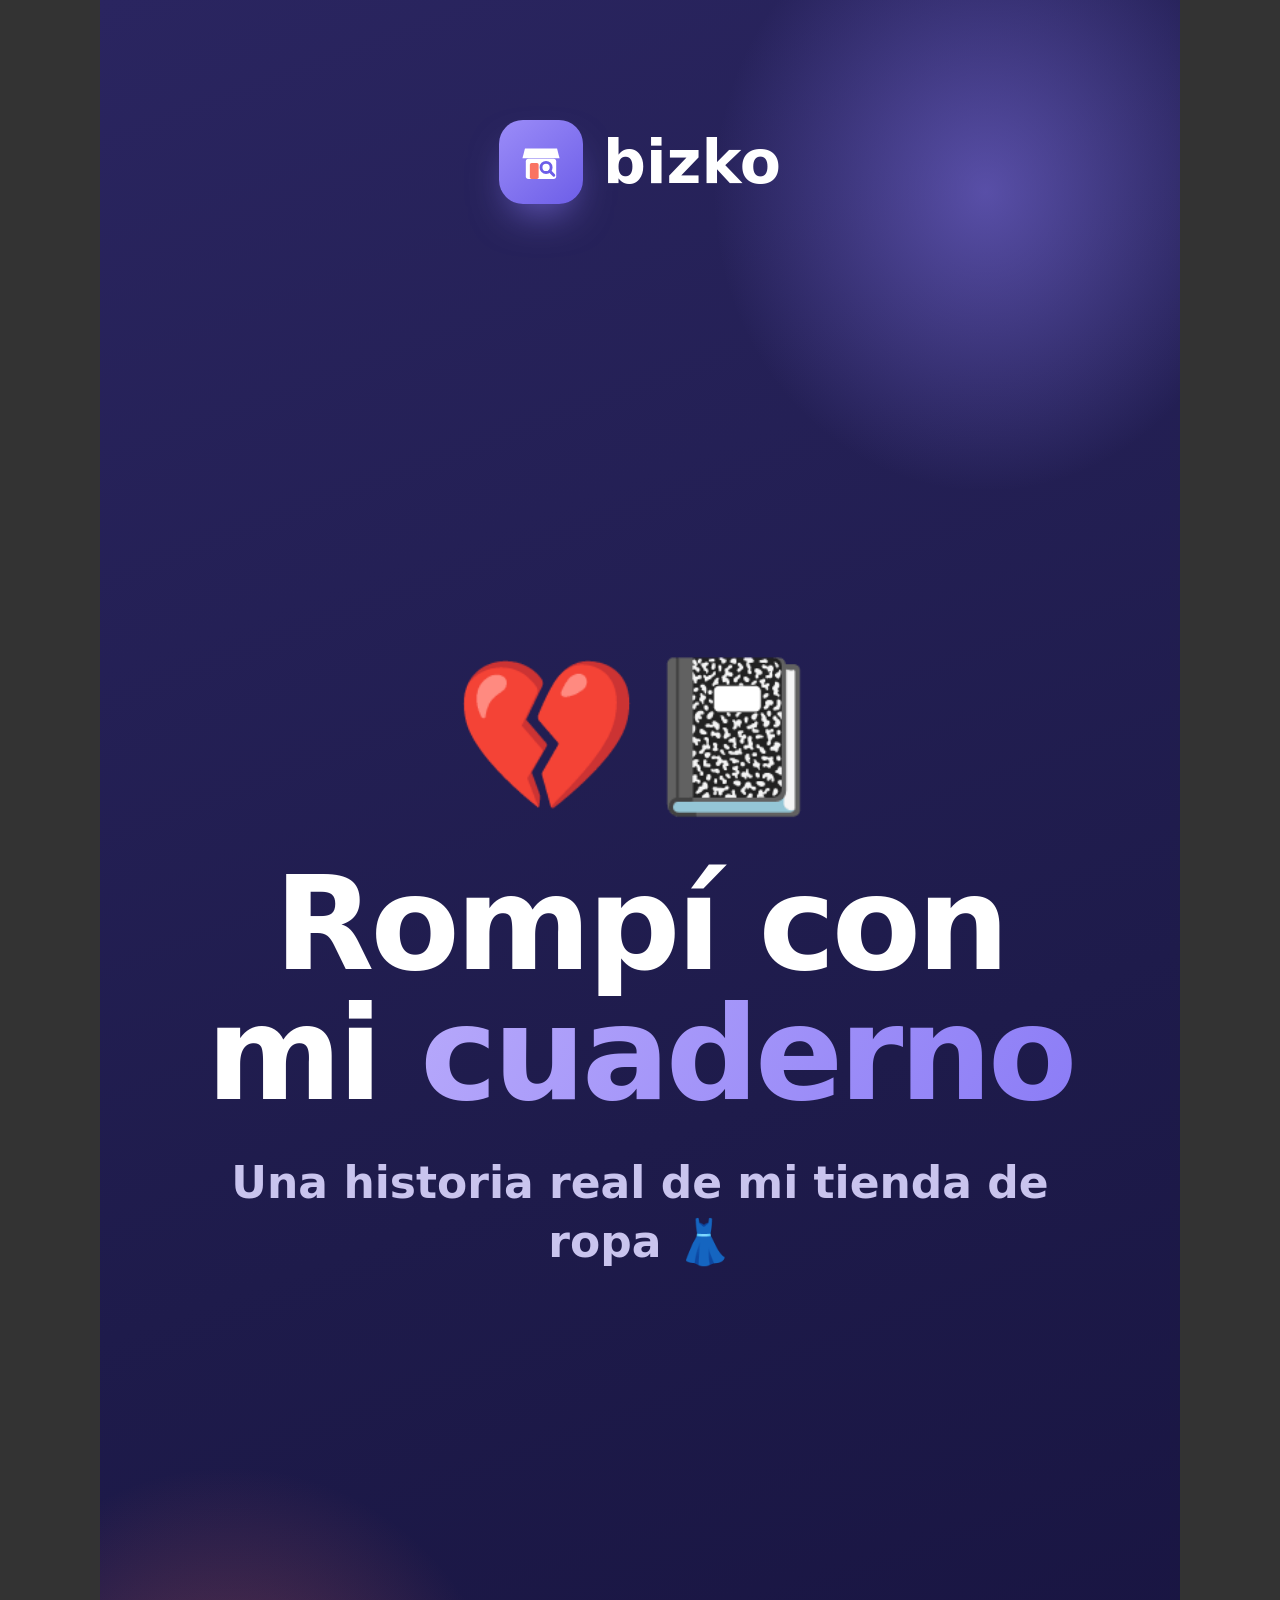
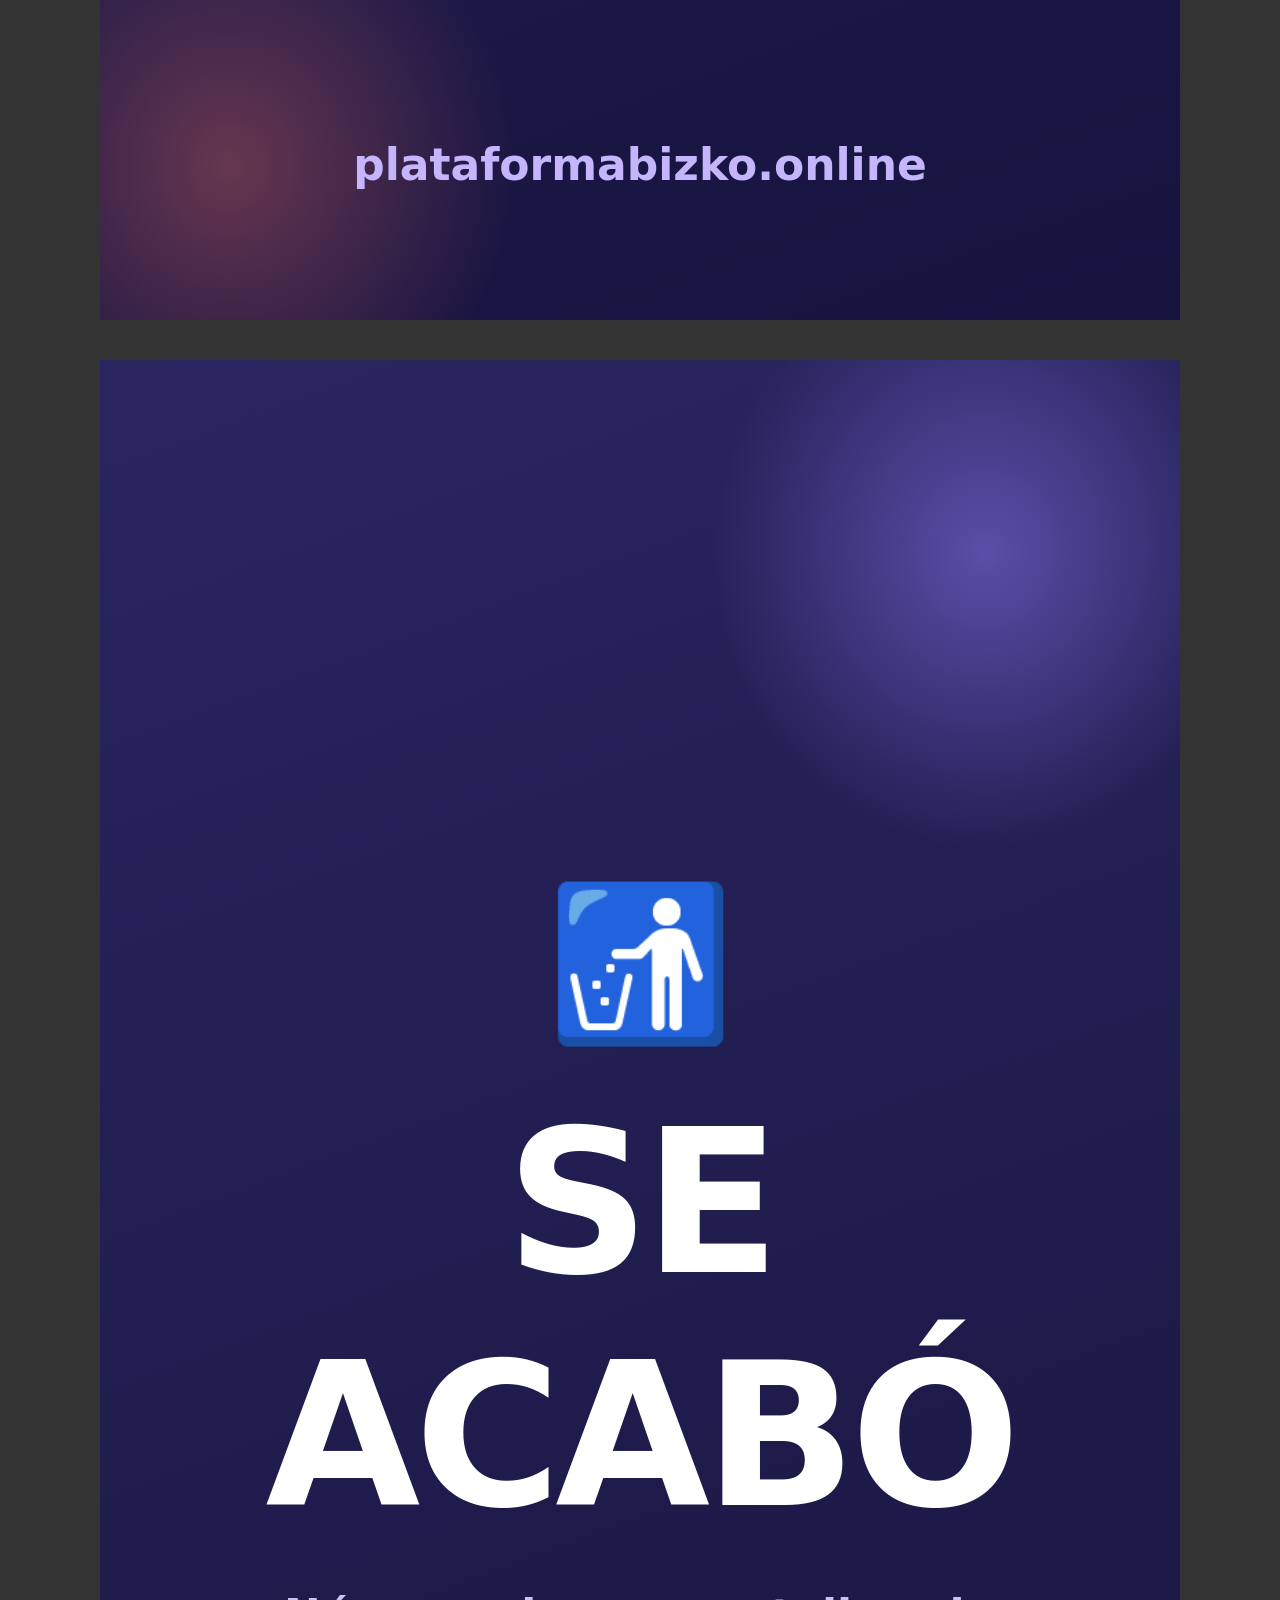
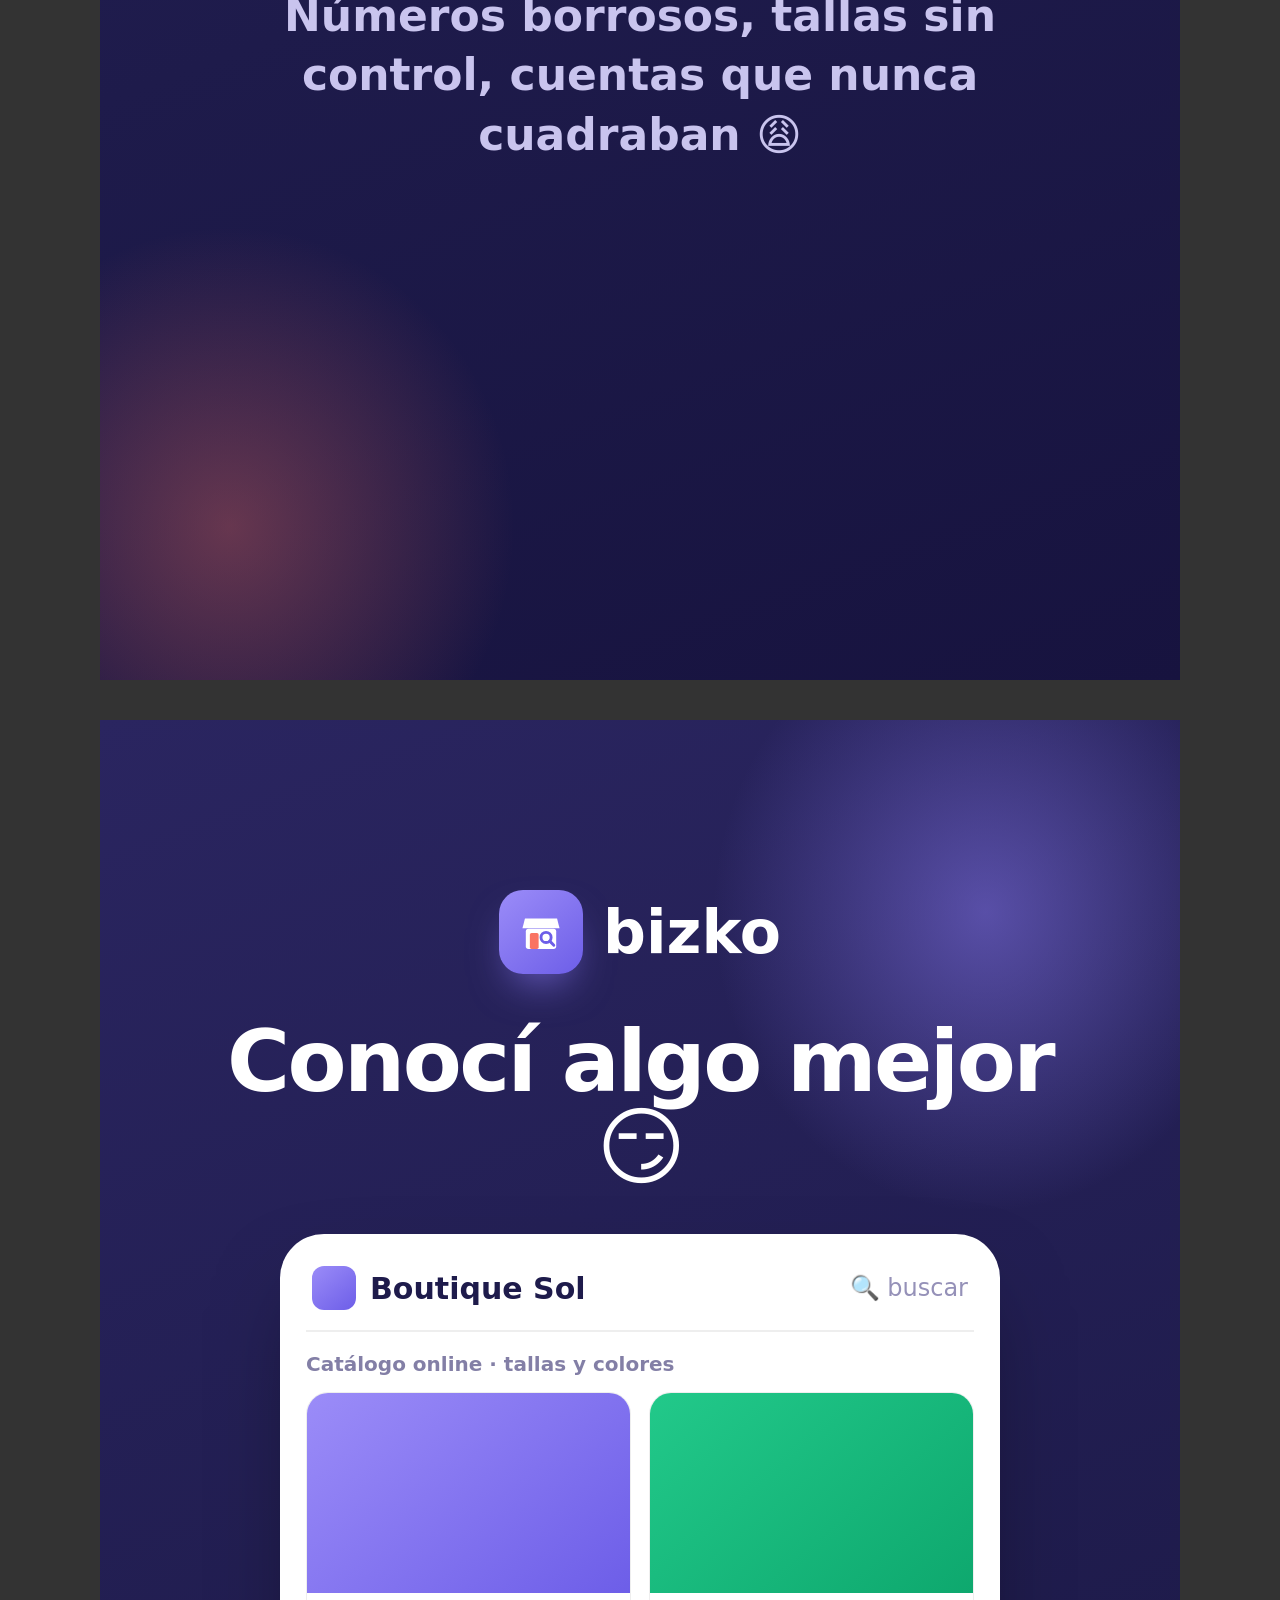
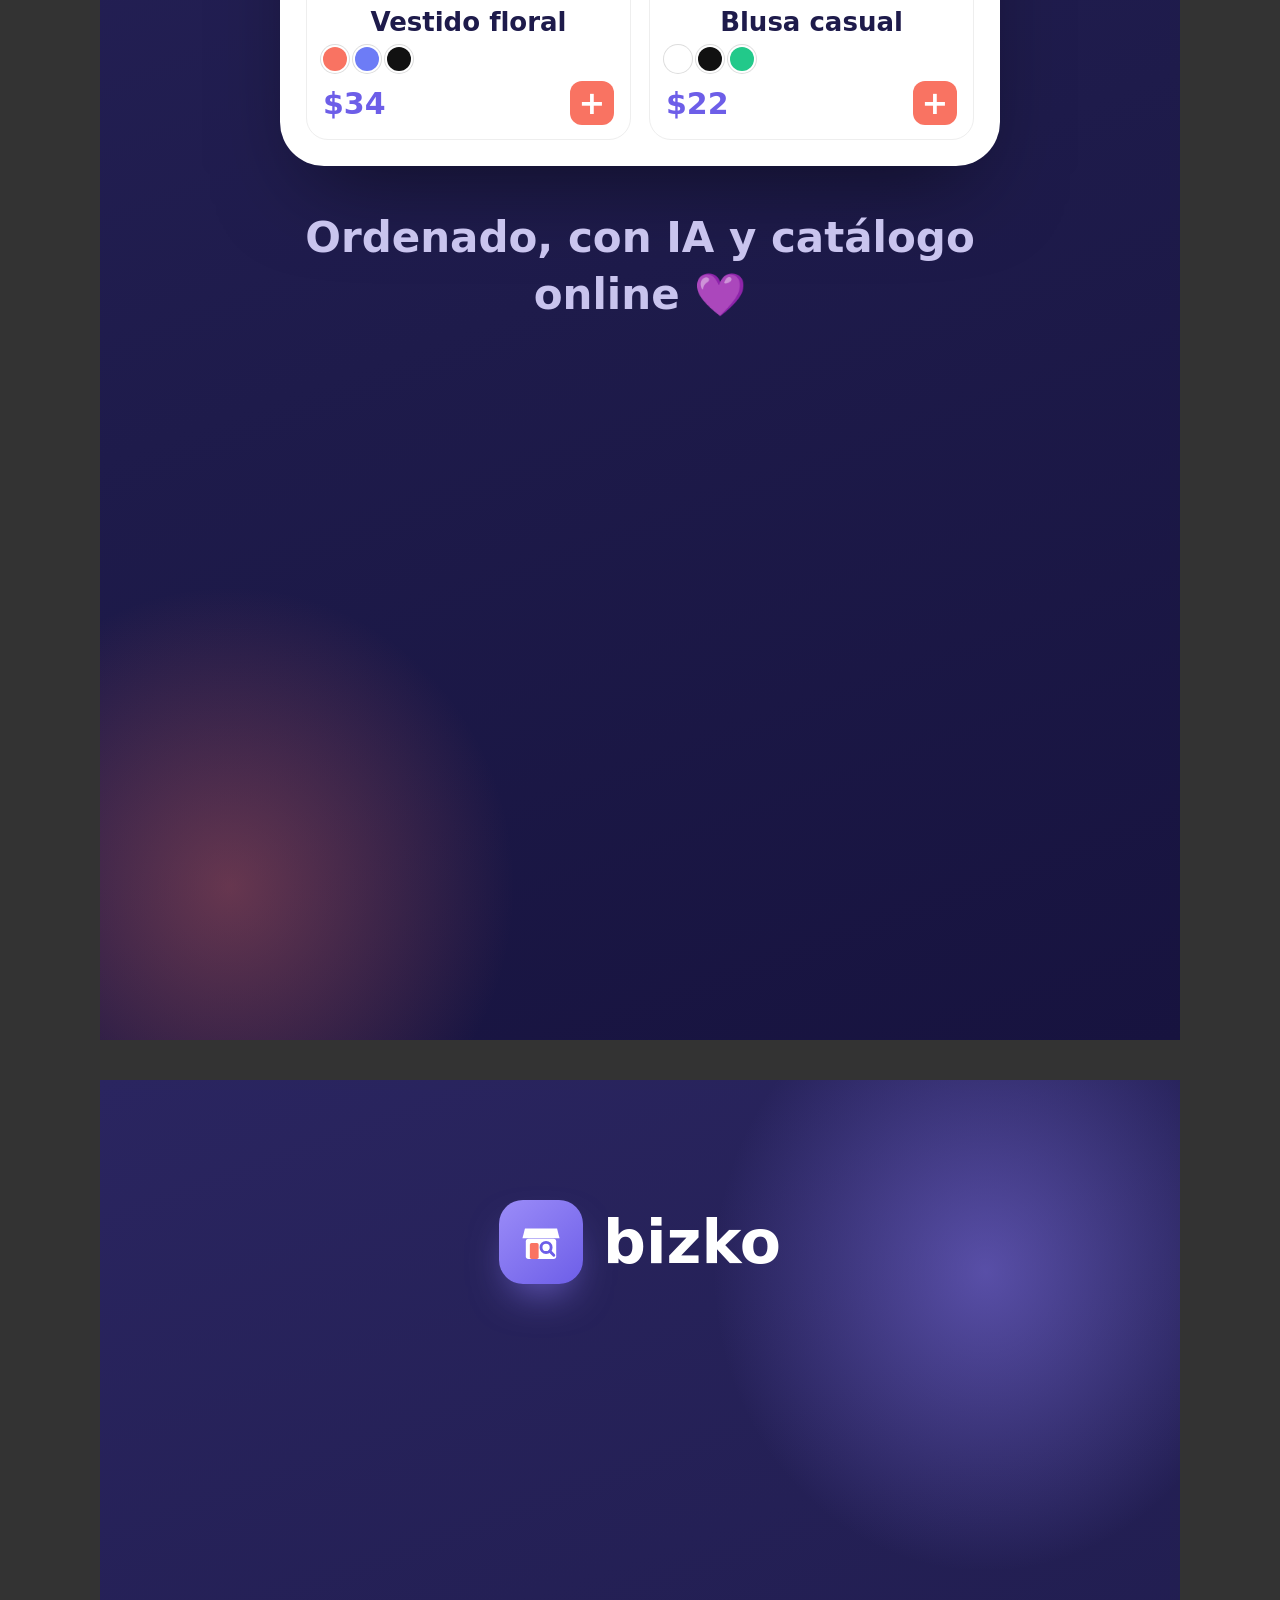
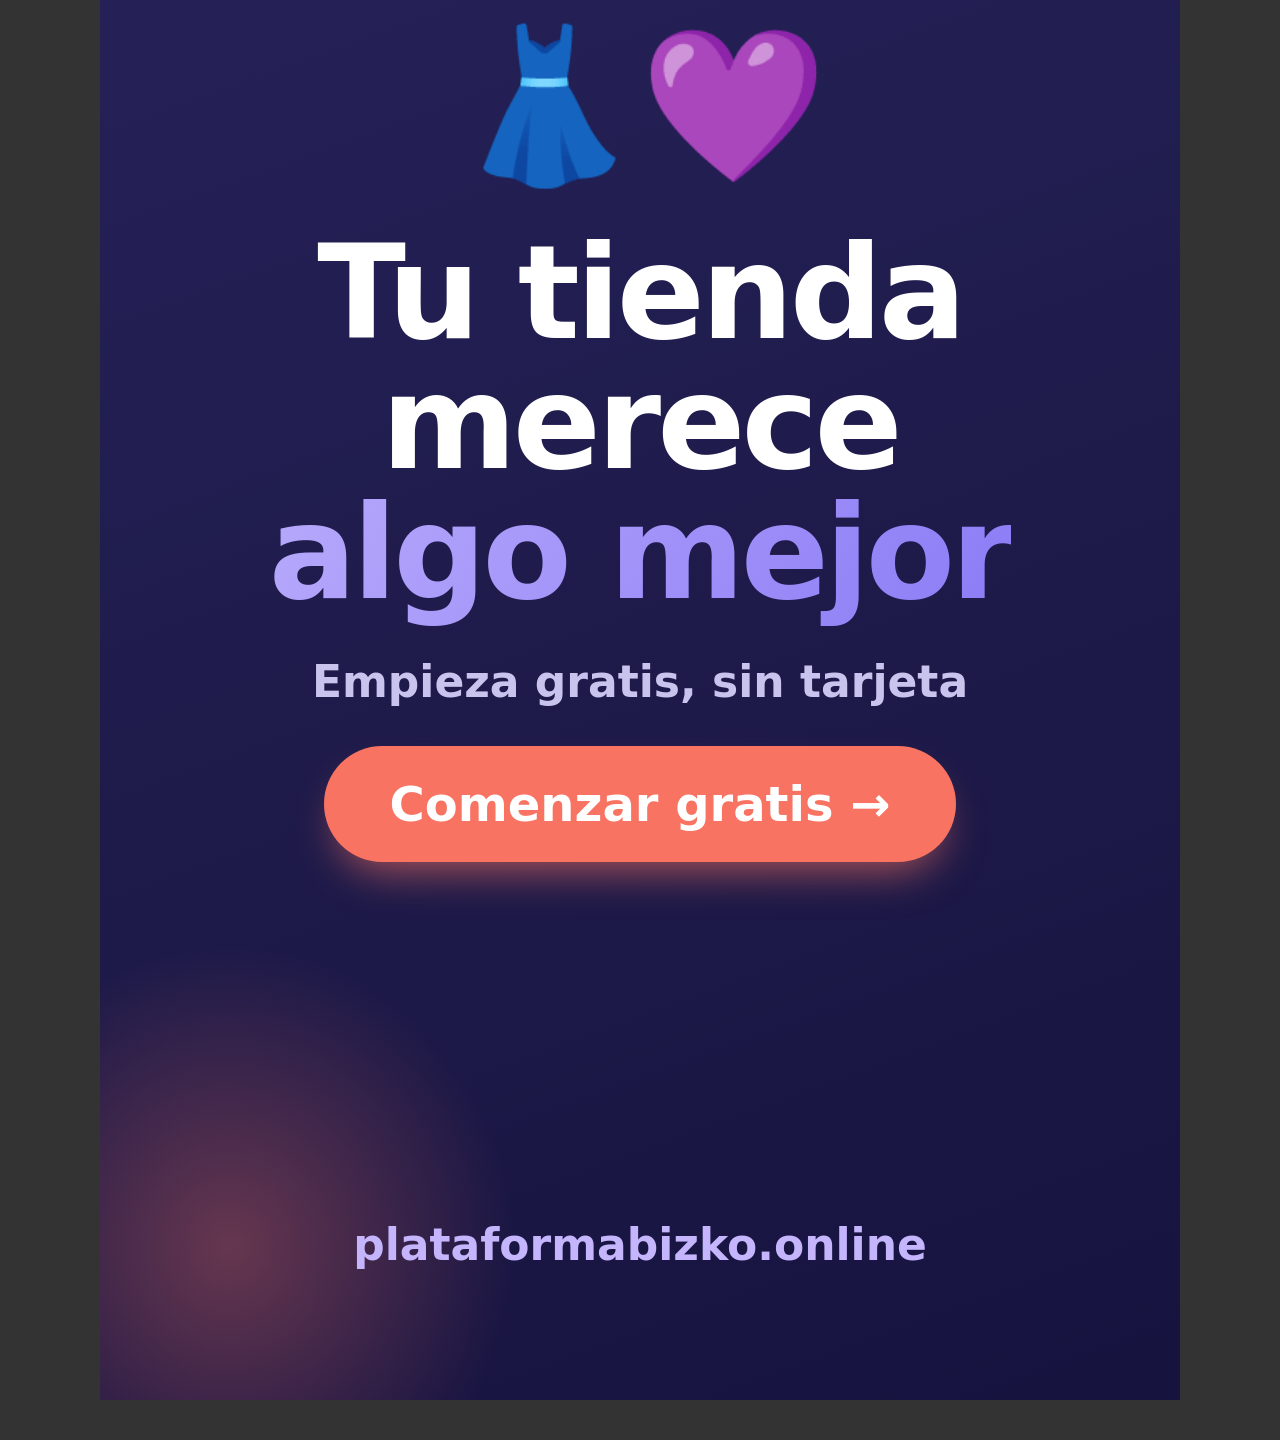
<file: assets/ig/reel-ropa.html>
<!DOCTYPE html>
<html lang="es"><head><meta charset="UTF-8"/>
<style>
  *{margin:0;padding:0;box-sizing:border-box;}
  body{background:#333;font-family:"Poppins","Inter",system-ui,-apple-system,"Segoe UI",Roboto,Arial,sans-serif;}
  .card{width:1080px;height:1920px;position:relative;overflow:hidden;color:#fff;margin:0 auto 40px;
    background:linear-gradient(160deg,#2a2560 0%,#1e1b4b 58%,#17133f 100%);}
  .light{background:#f5f3ff;color:#1e1b4b;}
  .glow{position:absolute;inset:0;pointer-events:none;
    background:radial-gradient(42% 26% at 82% 10%,rgba(139,124,246,.5),transparent 60%),radial-gradient(44% 26% at 12% 92%,rgba(249,115,98,.34),transparent 60%);}
  .pad{position:relative;height:100%;padding:150px 90px;display:flex;flex-direction:column;align-items:center;text-align:center;justify-content:center;gap:34px;}
  .brand{display:flex;align-items:center;gap:20px;position:absolute;top:120px;left:0;right:0;justify-content:center;}
  .mark{width:84px;height:84px;border-radius:24px;background:linear-gradient(140deg,#9b8cf8,#6d5ee8);display:grid;place-items:center;box-shadow:0 20px 40px -14px rgba(139,124,246,.7);}
  .mark svg{width:54px;height:54px;} .brand b{font-size:60px;font-weight:800;}
  .light .brand b{color:#1e1b4b;}
  .kick{font-size:36px;font-weight:700;letter-spacing:.1em;text-transform:uppercase;color:#c4b5fd;}
  h1{font-size:130px;font-weight:850;line-height:1.0;letter-spacing:-.03em;}
  h1 .g{background:linear-gradient(120deg,#b7a9fb,#8b7cf6);-webkit-background-clip:text;background-clip:text;color:transparent;}
  .em{font-size:150px;}
  .sub{font-size:44px;font-weight:600;color:#c9c4ee;max-width:820px;line-height:1.35;}
  .light .sub{color:#4a4570;}
  .huge{font-size:200px;font-weight:850;letter-spacing:-.03em;}
  .url{position:absolute;bottom:130px;left:0;right:0;text-align:center;font-size:44px;font-weight:800;color:#c4b5fd;}
  .light .url{color:#6d5ee8;}
  /* catalog ropa */
  .phone{width:640px;background:#fff;border-radius:44px;padding:26px;box-shadow:0 40px 90px -30px rgba(0,0,0,.5);}
  .phhead{display:flex;align-items:center;gap:14px;padding:6px 6px 20px;border-bottom:2px solid #eee;margin-bottom:20px;}
  .phhead .lg{width:44px;height:44px;border-radius:12px;background:linear-gradient(140deg,#9b8cf8,#6d5ee8);}
  .phhead b{color:#1e1b4b;font-size:30px;}
  .phhead .u{margin-left:auto;color:#9591b8;font-size:24px;}
  .cgrid{display:grid;grid-template-columns:1fr 1fr;gap:18px;}
  .it{border:1px solid #eee;border-radius:22px;overflow:hidden;}
  .it .im{height:200px;}
  .it .b{padding:14px 16px;}
  .it .b .nm{color:#1e1b4b;font-weight:700;font-size:26px;}
  .sw{display:flex;gap:8px;margin:10px 0;}
  .sw i{width:24px;height:24px;border-radius:50%;box-shadow:0 0 0 2px #fff,0 0 0 3px #ddd;display:block;}
  .it .row{display:flex;align-items:center;justify-content:space-between;}
  .it .pr{color:#6d5ee8;font-weight:800;font-size:30px;}
  .it .add{width:44px;height:44px;border-radius:12px;background:#f97362;color:#fff;display:grid;place-items:center;font-size:32px;font-weight:700;}
  .tl{font-size:20px;color:#837fa6;font-weight:600;}
</style></head><body>

<!-- 1 · PORTADA / HOOK -->
<div class="card" id="c1">
  <div class="glow"></div>
  <div class="brand"><span class="mark"><svg viewBox="0 0 32 32"><path d="M6.5 8 H25.5 L27 13.8 H5 Z" fill="#fff"/><rect x="7" y="14" width="18" height="12" rx="1.6" fill="#fff"/><rect x="9.4" y="16.6" width="5.2" height="9.4" rx="1" fill="#f97362"/><circle cx="19" cy="19.2" r="3" fill="none" stroke="#6d5ee8" stroke-width="1.7"/><line x1="21.2" y1="21.4" x2="23.6" y2="23.8" stroke="#6d5ee8" stroke-width="1.7" stroke-linecap="round"/></svg></span><b>bizko</b></div>
  <div class="pad">
    <div class="em">💔📓</div>
    <h1>Rompí con mi <span class="g">cuaderno</span></h1>
    <div class="sub">Una historia real de mi tienda de ropa 👗</div>
  </div>
  <div class="url">plataformabizko.online</div>
</div>

<!-- 2 · SE ACABÓ -->
<div class="card" id="c2">
  <div class="glow"></div>
  <div class="pad">
    <div class="em">🚮</div>
    <div class="huge">SE ACABÓ</div>
    <div class="sub">Números borrosos, tallas sin control, cuentas que nunca cuadraban 😩</div>
  </div>
</div>

<!-- 3 · CONOCÍ A BIZKO (catálogo ropa) -->
<div class="card" id="c3">
  <div class="glow"></div>
  <div class="pad" style="justify-content:flex-start;padding-top:170px;gap:44px">
    <div class="brand" style="position:static"><span class="mark"><svg viewBox="0 0 32 32"><path d="M6.5 8 H25.5 L27 13.8 H5 Z" fill="#fff"/><rect x="7" y="14" width="18" height="12" rx="1.6" fill="#fff"/><rect x="9.4" y="16.6" width="5.2" height="9.4" rx="1" fill="#f97362"/><circle cx="19" cy="19.2" r="3" fill="none" stroke="#6d5ee8" stroke-width="1.7"/><line x1="21.2" y1="21.4" x2="23.6" y2="23.8" stroke="#6d5ee8" stroke-width="1.7" stroke-linecap="round"/></svg></span><b>bizko</b></div>
    <h1 style="font-size:86px">Conocí algo mejor 😏</h1>
    <div class="phone" style="width:720px">
      <div class="phhead"><span class="lg"></span><b>Boutique Sol</b><span class="u">🔍 buscar</span></div>
      <div class="tl" style="text-align:left;margin-bottom:16px">Catálogo online · tallas y colores</div>
      <div class="cgrid">
        <div class="it"><div class="im" style="background:linear-gradient(140deg,#9b8cf8,#6d5ee8)"></div><div class="b"><div class="nm">Vestido floral</div><div class="sw"><i style="background:#f97362"></i><i style="background:#6d7cf6"></i><i style="background:#111"></i></div><div class="row"><span class="pr">$34</span><span class="add">+</span></div></div></div>
        <div class="it"><div class="im" style="background:linear-gradient(140deg,#22c98a,#0ea86e)"></div><div class="b"><div class="nm">Blusa casual</div><div class="sw"><i style="background:#fff"></i><i style="background:#111"></i><i style="background:#22c98a"></i></div><div class="row"><span class="pr">$22</span><span class="add">+</span></div></div></div>
      </div>
    </div>
    <div class="sub" style="font-size:42px">Ordenado, con IA y catálogo online 💜</div>
  </div>
</div>

<!-- 4 · CTA FINAL -->
<div class="card" id="c4">
  <div class="glow"></div>
  <div class="brand"><span class="mark"><svg viewBox="0 0 32 32"><path d="M6.5 8 H25.5 L27 13.8 H5 Z" fill="#fff"/><rect x="7" y="14" width="18" height="12" rx="1.6" fill="#fff"/><rect x="9.4" y="16.6" width="5.2" height="9.4" rx="1" fill="#f97362"/><circle cx="19" cy="19.2" r="3" fill="none" stroke="#6d5ee8" stroke-width="1.7"/><line x1="21.2" y1="21.4" x2="23.6" y2="23.8" stroke="#6d5ee8" stroke-width="1.7" stroke-linecap="round"/></svg></span><b>bizko</b></div>
  <div class="pad">
    <div class="em">👗💜</div>
    <h1>Tu tienda merece<br><span class="g">algo mejor</span></h1>
    <div class="sub">Empieza gratis, sin tarjeta</div>
    <div style="background:#f97362;color:#fff;font-size:48px;font-weight:800;padding:30px 66px;border-radius:100px;box-shadow:0 22px 44px -16px rgba(249,115,98,.7)">Comenzar gratis →</div>
  </div>
  <div class="url">plataformabizko.online</div>
</div>

</body></html>
</file>
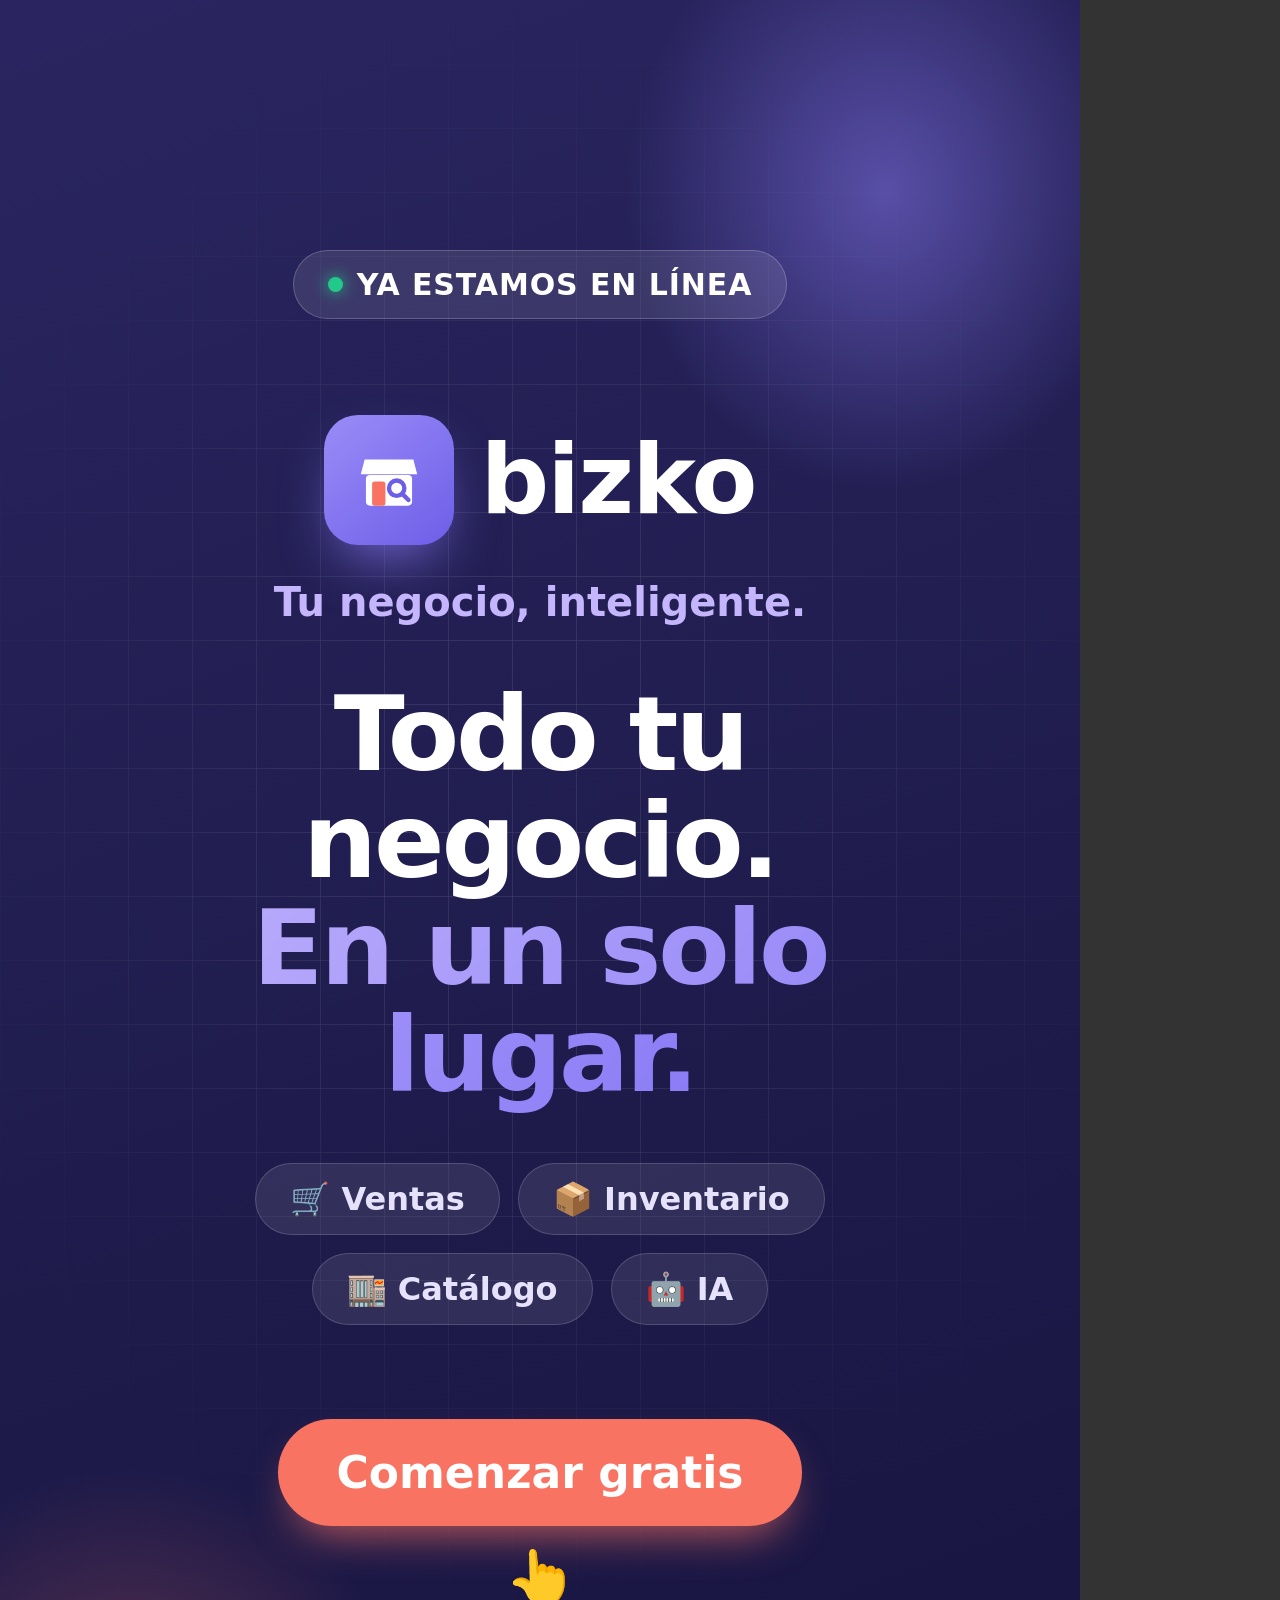
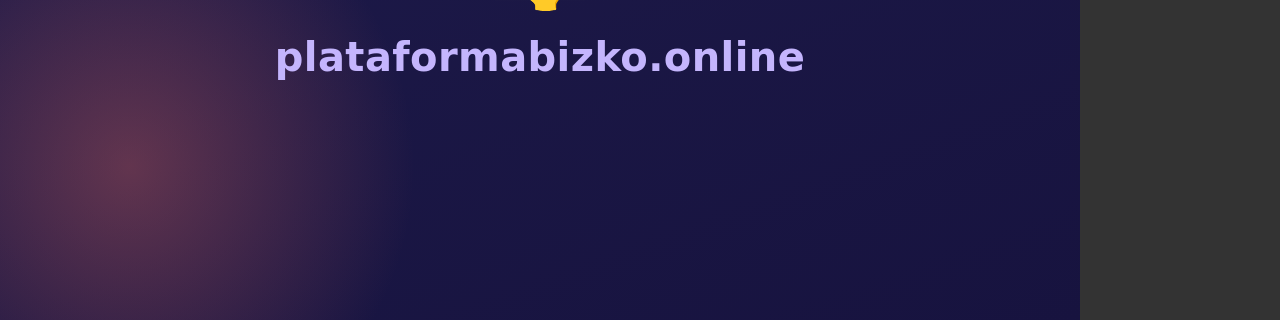
<file: assets/ig/story-banner.html>
<!DOCTYPE html>
<html lang="es">
<head>
<meta charset="UTF-8" />
<style>
  *{margin:0;padding:0;box-sizing:border-box;}
  body{background:#333;font-family:"Poppins","Inter",system-ui,-apple-system,"Segoe UI",Roboto,Arial,sans-serif;}
  .story{
    width:1080px;height:1920px;position:relative;overflow:hidden;color:#fff;
    background:linear-gradient(160deg,#2a2560 0%,#1e1b4b 58%,#17133f 100%);
  }
  .glow{position:absolute;inset:0;pointer-events:none;
    background:
      radial-gradient(40% 26% at 82% 10%,rgba(139,124,246,.5),transparent 60%),
      radial-gradient(44% 26% at 12% 92%,rgba(249,115,98,.32),transparent 60%);
  }
  .grid{position:absolute;inset:0;opacity:.14;
    background-image:linear-gradient(rgba(255,255,255,.6) 1px,transparent 1px),linear-gradient(90deg,rgba(255,255,255,.6) 1px,transparent 1px);
    background-size:64px 64px;
    -webkit-mask-image:radial-gradient(75% 55% at 50% 42%,#000 25%,transparent 78%);
    mask-image:radial-gradient(75% 55% at 50% 42%,#000 25%,transparent 78%);
  }
  .pad{position:relative;height:100%;padding:250px 96px 240px;display:flex;flex-direction:column;align-items:center;text-align:center;}
  .badge{display:inline-flex;align-items:center;gap:14px;font-size:30px;font-weight:700;letter-spacing:.03em;
    background:rgba(255,255,255,.1);border:1px solid rgba(255,255,255,.2);padding:16px 34px;border-radius:100px;}
  .badge .dot{width:15px;height:15px;border-radius:50%;background:#22c98a;box-shadow:0 0 16px #22c98a;}
  .brand{display:flex;align-items:center;gap:26px;margin-top:96px;}
  .mark{width:130px;height:130px;border-radius:34px;background:linear-gradient(140deg,#9b8cf8,#6d5ee8);display:grid;place-items:center;box-shadow:0 26px 54px -16px rgba(139,124,246,.75);}
  .mark svg{width:82px;height:82px;}
  .brand b{font-size:96px;font-weight:800;letter-spacing:-.02em;}
  .tag{font-size:40px;font-weight:600;color:#c4b5fd;margin-top:34px;}
  h1{font-size:104px;font-weight:800;line-height:1.03;letter-spacing:-.03em;margin-top:56px;}
  h1 .g{background:linear-gradient(120deg,#b7a9fb,#8b7cf6);-webkit-background-clip:text;background-clip:text;color:transparent;}
  .chips{display:flex;flex-wrap:wrap;gap:18px;justify-content:center;margin-top:54px;max-width:820px;}
  .chip{font-size:32px;font-weight:600;color:#e6e2fb;background:rgba(255,255,255,.09);border:1px solid rgba(255,255,255,.16);padding:16px 34px;border-radius:100px;}
  .bottom{margin-top:auto;display:flex;flex-direction:column;align-items:center;gap:26px;}
  .cta{display:inline-flex;align-items:center;gap:18px;background:#f97362;color:#fff;font-size:44px;font-weight:700;padding:28px 58px;border-radius:100px;box-shadow:0 22px 44px -16px rgba(249,115,98,.75);}
  .url{font-size:40px;font-weight:700;color:#c4b5fd;letter-spacing:.01em;}
  .arrow{font-size:56px;line-height:1;animation:none;}
</style>
</head>
<body>
  <div class="story" id="story">
    <div class="glow"></div>
    <div class="grid"></div>
    <div class="pad">
      <span class="badge"><span class="dot"></span> YA ESTAMOS EN LÍNEA</span>
      <div class="brand">
        <span class="mark"><svg viewBox="0 0 32 32"><path d="M6.5 8 H25.5 L27 13.8 H5 Z" fill="#fff"/><rect x="7" y="14" width="18" height="12" rx="1.6" fill="#fff"/><rect x="9.4" y="16.6" width="5.2" height="9.4" rx="1" fill="#f97362"/><circle cx="19" cy="19.2" r="3" fill="none" stroke="#6d5ee8" stroke-width="1.7"/><line x1="21.2" y1="21.4" x2="23.6" y2="23.8" stroke="#6d5ee8" stroke-width="1.7" stroke-linecap="round"/></svg></span>
        <b>bizko</b>
      </div>
      <div class="tag">Tu negocio, inteligente.</div>
      <h1>Todo tu negocio.<br><span class="g">En un solo lugar.</span></h1>
      <div class="chips">
        <span class="chip">🛒 Ventas</span>
        <span class="chip">📦 Inventario</span>
        <span class="chip">🏬 Catálogo</span>
        <span class="chip">🤖 IA</span>
      </div>
      <div class="bottom">
        <span class="cta">Comenzar gratis</span>
        <div class="arrow">👆</div>
        <span class="url">plataformabizko.online</span>
      </div>
    </div>
  </div>
</body>
</html>
</file>
<file: assets/styles.css>
/* =========================================================
   BIZKO — Landing Page
   Design system + components
   ========================================================= */

/* ---------- Design tokens ---------- */
:root {
  /* Brand — official bizko palette (manual de marca v1.0) */
  --violet-700: #5a4bd4;
  --violet-600: #6d5ee8;   /* hover / darker */
  --violet-500: #8b7cf6;   /* Violeta Bizko · primary */
  --violet-400: #c4b5fd;   /* Lila suave */
  --indigo-600: #4c3fb0;   /* deep violet-indigo */
  --indigo-500: #6d5ee8;
  --blue-500: #6d7cf6;     /* cool violet-blue accent */

  --accent: #12b76a;       /* functional success (stock / positive) */
  --accent-strong: #039855;
  --amber: #f59e0b;        /* warnings */
  --coral: #f97362;        /* Coral acción · CTA / notificaciones */
  --coral-strong: #f2543f;
  --lila: #c4b5fd;
  --lavanda: #f5f3ff;

  /* Neutrals — indigo-noche based */
  --ink-950: #151238;
  --ink-900: #1e1b4b;      /* Indigo noche */
  --ink-800: #26224f;
  --ink-700: #322d64;
  --slate-600: #4a4570;
  --slate-500: #6a6592;
  --slate-400: #9591b8;
  --slate-300: #c9c5e2;
  --slate-200: #e4e0f4;
  --slate-100: #efecfb;
  --slate-50: #f8f6ff;
  --white: #ffffff;

  /* Semantic */
  --bg: #ffffff;
  --bg-soft: #f6f4ff;
  --bg-ink: #1e1b4b;
  --text: #1e1b4b;         /* Indigo noche · texto principal */
  --text-soft: #4a4570;
  --text-muted: #837fa6;
  --border: #ebe8fa;
  --border-strong: #ddd8f2;

  /* Effects */
  --grad-brand: linear-gradient(125deg, #8b7cf6 0%, #6d5ee8 60%, #5a4bd4 100%);
  --grad-brand-soft: linear-gradient(125deg, #a99bfb 0%, #8b7cf6 100%);
  --grad-accent: linear-gradient(120deg, #f97362 0%, #f2543f 100%); /* coral CTA */
  --grad-ink: linear-gradient(160deg, #2a2560 0%, #1e1b4b 62%, #17133f 100%);

  --shadow-sm: 0 1px 2px rgba(30, 27, 75, .07);
  --shadow-md: 0 8px 24px -8px rgba(30, 27, 75, .18);
  --shadow-lg: 0 24px 60px -18px rgba(30, 27, 75, .28);
  --shadow-xl: 0 40px 90px -30px rgba(30, 27, 75, .42);
  --ring: 0 0 0 1px rgba(139, 124, 246, .14);

  --radius-sm: 10px;
  --radius: 16px;
  --radius-lg: 22px;
  --radius-xl: 30px;

  --container: 1180px;
  --font: "Inter", system-ui, -apple-system, "Segoe UI", Roboto, Helvetica, Arial, sans-serif;
  --font-head: "Poppins", "Inter", system-ui, -apple-system, "Segoe UI", Roboto, sans-serif;

  --ease: cubic-bezier(.22, .61, .36, 1);
}

* { box-sizing: border-box; margin: 0; padding: 0; }

html { scroll-behavior: smooth; -webkit-text-size-adjust: 100%; }
@media (prefers-reduced-motion: reduce) {
  html { scroll-behavior: auto; }
  * { animation: none !important; transition: none !important; }
}

body {
  font-family: var(--font);
  color: var(--text);
  background: var(--bg);
  line-height: 1.6;
  -webkit-font-smoothing: antialiased;
  text-rendering: optimizeLegibility;
  overflow-x: hidden;
}

img, svg { max-width: 100%; display: block; }
a { color: inherit; text-decoration: none; }
button { font-family: inherit; cursor: pointer; border: none; background: none; }
ul { list-style: none; }

/* ---------- Layout ---------- */
.container {
  width: 100%;
  max-width: var(--container);
  margin: 0 auto;
  padding: 0 22px;
}
.section { padding: 92px 0; position: relative; }
.section--tight { padding: 64px 0; }
.section--ink {
  background: var(--grad-ink);
  color: #efecff;
}
.section--soft { background: var(--bg-soft); }

/* ---------- Typography ---------- */
h1, h2, h3, h4 { font-family: var(--font-head); line-height: 1.14; letter-spacing: -.02em; font-weight: 700; }
h1 { font-size: clamp(2.3rem, 5.4vw, 3.9rem); }
h2 { font-size: clamp(1.9rem, 3.8vw, 2.9rem); }
h3 { font-size: clamp(1.15rem, 2vw, 1.4rem); }

.eyebrow {
  display: inline-flex;
  align-items: center;
  gap: 8px;
  font-size: .8rem;
  font-weight: 700;
  letter-spacing: .08em;
  text-transform: uppercase;
  color: var(--violet-600);
  background: rgba(139, 124, 246, .08);
  padding: 6px 14px;
  border-radius: 100px;
  margin-bottom: 18px;
}
.section--ink .eyebrow { color: #c9bffc; background: rgba(139, 124, 246, .18); }
.tag-demo {
  display: inline-flex; align-items: center; gap: 6px;
  font-size: .7rem; font-weight: 700; letter-spacing: .02em;
  color: var(--coral-strong); background: rgba(249,115,98,.1);
  border: 1px solid rgba(249,115,98,.32); padding: 4px 11px; border-radius: 100px;
  margin-left: 10px; vertical-align: middle;
}
.section--ink .tag-demo { color: #ffb3a8; background: rgba(249,115,98,.16); border-color: rgba(249,115,98,.4); }

.lead {
  font-size: clamp(1.02rem, 1.5vw, 1.18rem);
  color: var(--text-soft);
  max-width: 620px;
}
.section--ink .lead { color: #b9b6d8; }

.gradient-text {
  background: var(--grad-brand);
  -webkit-background-clip: text;
  background-clip: text;
  color: transparent;
}

.section-head { max-width: 720px; margin-bottom: 52px; }
.section-head--center { margin-left: auto; margin-right: auto; text-align: center; }
.section-head p { margin-top: 16px; }

/* ---------- Buttons ---------- */
.btn {
  display: inline-flex;
  align-items: center;
  justify-content: center;
  gap: 9px;
  font-weight: 650;
  font-size: .98rem;
  padding: 13px 24px;
  border-radius: 100px;
  transition: transform .18s var(--ease), box-shadow .18s var(--ease), background .18s;
  white-space: nowrap;
  will-change: transform;
}
.btn:active { transform: translateY(1px) scale(.99); }
.btn-primary {
  background: var(--coral);
  color: #fff;
  box-shadow: 0 10px 26px -10px rgba(249, 115, 98, .75);
}
.btn-primary:hover { transform: translateY(-2px); background: var(--coral-strong); box-shadow: 0 18px 40px -14px rgba(249, 115, 98, .85); }
.btn-accent {
  background: var(--coral);
  color: #fff;
  box-shadow: 0 10px 26px -10px rgba(249, 115, 98, .6);
}
.btn-accent:hover { transform: translateY(-2px); background: var(--coral-strong); }
.btn-ghost {
  background: var(--white);
  color: var(--text);
  border: 1px solid var(--border-strong);
  box-shadow: var(--shadow-sm);
}
.btn-ghost:hover { transform: translateY(-2px); border-color: var(--violet-400); color: var(--violet-600); }
.section--ink .btn-ghost {
  background: rgba(255,255,255,.06);
  color: #fff;
  border-color: rgba(255,255,255,.18);
}
.section--ink .btn-ghost:hover { background: rgba(255,255,255,.12); color:#fff; }
.btn-wa {
  background: #25d366; color: #063d1e;
  box-shadow: 0 10px 26px -10px rgba(37, 211, 102, .55);
}
.btn-wa:hover { transform: translateY(-2px); background: #1fbe5b; color: #042e16; }
.btn-lg { padding: 16px 30px; font-size: 1.04rem; }
.btn-block { width: 100%; }

/* ---------- Header / Nav ---------- */
.header {
  position: sticky;
  top: 0;
  z-index: 60;
  background: rgba(255,255,255,.82);
  backdrop-filter: saturate(180%) blur(14px);
  -webkit-backdrop-filter: saturate(180%) blur(14px);
  border-bottom: 1px solid transparent;
  transition: border-color .25s, box-shadow .25s;
}
.header.is-scrolled { border-color: var(--border); box-shadow: 0 6px 24px -16px rgba(20,10,60,.4); }
.nav { display: flex; align-items: center; gap: 20px; height: 70px; }
.brand { display: inline-flex; align-items: center; gap: 10px; font-family: var(--font-head); font-weight: 700; font-size: 1.32rem; letter-spacing: -.01em; text-transform: lowercase; }
.brand__mark {
  width: 34px; height: 34px; border-radius: 10px;
  background: var(--grad-brand);
  display: grid; place-items: center;
  color: #fff; font-weight: 900; font-size: 1.05rem;
  box-shadow: 0 8px 18px -8px rgba(139, 124, 246,.7);
}
.brand__mark svg { width: 20px; height: 20px; }
.nav__links { display: flex; align-items: center; gap: 6px; margin-left: 12px; }
.nav__links a {
  font-size: .93rem; font-weight: 550; color: var(--text-soft); white-space: nowrap;
  padding: 8px 11px; border-radius: 8px; transition: color .15s, background .15s;
}
.nav__links a:hover { color: var(--violet-600); background: rgba(139, 124, 246,.06); }
.nav__actions { margin-left: auto; display: flex; align-items: center; gap: 12px; }
.nav__login { font-size: .93rem; font-weight: 600; color: var(--text); padding: 8px 6px; }
.nav__login:hover { color: var(--violet-600); }
.nav__wa { display: inline-flex; align-items: center; gap: 7px; font-size: .93rem; font-weight: 600; color: var(--text); padding: 8px 10px; border-radius: 100px; transition: .15s; }
.nav__wa svg { width: 18px; height: 18px; color: #25d366; }
.nav__wa:hover { color: #1fbe5b; background: rgba(37,211,102,.08); }
.nav__toggle { display: none; width: 42px; height: 42px; border-radius: 10px; border: 1px solid var(--border); }
.nav__toggle span { display: block; width: 20px; height: 2px; background: var(--text); margin: 4px auto; border-radius: 2px; transition: .25s; }
.nav__toggle.is-open span:nth-child(1) { transform: translateY(6px) rotate(45deg); }
.nav__toggle.is-open span:nth-child(2) { opacity: 0; }
.nav__toggle.is-open span:nth-child(3) { transform: translateY(-6px) rotate(-45deg); }

/* ---------- Hero ---------- */
.hero {
  position: relative;
  padding: 68px 0 40px;
  overflow: hidden;
}
.hero__bg {
  position: absolute; inset: 0; z-index: 0; pointer-events: none;
  background:
    radial-gradient(60% 55% at 78% 8%, rgba(139, 124, 246,.16), transparent 60%),
    radial-gradient(45% 50% at 8% 20%, rgba(59,130,246,.12), transparent 60%),
    radial-gradient(40% 45% at 60% 90%, rgba(34,211,165,.10), transparent 60%);
}
.hero__grid {
  position: absolute; inset: 0; z-index: 0; opacity: .5;
  background-image:
    linear-gradient(rgba(139, 124, 246,.05) 1px, transparent 1px),
    linear-gradient(90deg, rgba(139, 124, 246,.05) 1px, transparent 1px);
  background-size: 46px 46px;
  mask-image: radial-gradient(70% 60% at 50% 30%, #000 30%, transparent 75%);
  -webkit-mask-image: radial-gradient(70% 60% at 50% 30%, #000 30%, transparent 75%);
}
.hero .container { position: relative; z-index: 1; }
.hero__inner { text-align: center; max-width: 860px; margin: 0 auto; }
.hero__badge {
  display: inline-flex; align-items: center; gap: 8px;
  background: #fff; border: 1px solid var(--border-strong);
  padding: 7px 8px 7px 14px; border-radius: 100px;
  font-size: .84rem; font-weight: 600; color: var(--text-soft);
  box-shadow: var(--shadow-sm); margin-bottom: 26px;
}
.hero__badge b { color: var(--violet-600); }
.hero__badge .pill {
  background: var(--grad-accent); color: #ffffff;
  font-size: .72rem; font-weight: 800; padding: 3px 9px; border-radius: 100px;
}
.hero h1 { margin-bottom: 20px; }
.hero__sub { font-size: clamp(1.08rem, 1.9vw, 1.32rem); color: var(--text-soft); font-weight: 500; max-width: 640px; margin: 0 auto 14px; }
.hero__desc { font-size: 1rem; color: var(--text-muted); max-width: 620px; margin: 0 auto 30px; }
.hero__cta { display: flex; gap: 14px; justify-content: center; flex-wrap: wrap; margin-bottom: 16px; }
.hero__trust { display: flex; gap: 20px; justify-content: center; flex-wrap: wrap; color: var(--text-muted); font-size: .88rem; margin-top: 18px; }
.hero__trust span { display: inline-flex; align-items: center; gap: 7px; }
.hero__trust svg { width: 16px; height: 16px; color: var(--accent-strong); }

/* Hero product visual */
.hero__product {
  margin-top: 54px;
  position: relative;
  perspective: 1600px;
}
.hero__product-inner { position: relative; z-index: 1; }
.floaty { position: absolute; z-index: 3; }
.floaty--1 { top: -22px; left: -8px; }
.floaty--2 { bottom: 40px; right: -10px; }
@media (max-width: 720px) { .floaty { display: none; } }

/* ---------- Browser / App frame ---------- */
.frame {
  background: #fff;
  border-radius: var(--radius-lg);
  box-shadow: var(--shadow-xl);
  border: 1px solid var(--border);
  overflow: hidden;
}
.frame__bar {
  display: flex; align-items: center; gap: 8px;
  padding: 12px 16px; background: #f6f6fb; border-bottom: 1px solid var(--border);
}
.frame__dots { display: flex; gap: 6px; }
.frame__dots i { width: 11px; height: 11px; border-radius: 50%; display: block; }
.frame__dots i:nth-child(1){ background:#ff5f57; }
.frame__dots i:nth-child(2){ background:#febc2e; }
.frame__dots i:nth-child(3){ background:#28c840; }
.frame__url {
  margin-left: 10px; flex: 1; max-width: 340px;
  background: #fff; border: 1px solid var(--border-strong);
  border-radius: 8px; padding: 5px 12px; font-size: .78rem; color: var(--text-muted);
  display: inline-flex; align-items: center; gap: 7px;
}
.frame__url svg { width: 12px; height: 12px; color: var(--accent-strong); }

/* ---------- App mockup (dashboard) ---------- */
.app { display: grid; grid-template-columns: 208px 1fr; min-height: 460px; background: #fbfbfe; }
.app__side { background: #1e1b4b; padding: 18px 14px; display: flex; flex-direction: column; gap: 4px; }
.app__brand { display: flex; align-items: center; gap: 8px; color: #fff; font-family: var(--font-head); font-weight: 700; text-transform: lowercase; margin-bottom: 20px; padding: 0 6px; }
.app__brand .brand__mark { width: 26px; height: 26px; font-size: .85rem; border-radius: 8px; }
.app__nav-i {
  display: flex; align-items: center; gap: 10px;
  padding: 9px 11px; border-radius: 9px; color: #a9a3d6; font-size: .84rem; font-weight: 550;
}
.app__nav-i svg { width: 17px; height: 17px; opacity: .9; }
.app__nav-i.active { background: rgba(139, 124, 246,.24); color: #fff; }
.app__side-foot { margin-top: auto; }
.app__upgrade {
  background: linear-gradient(140deg, rgba(139, 124, 246,.35), rgba(249, 115, 98, .30));
  border: 1px solid rgba(255,255,255,.12);
  border-radius: 12px; padding: 12px; color: #e9e6ff; font-size: .76rem;
}
.app__upgrade b { display: block; color: #fff; margin-bottom: 4px; font-size: .84rem; }
.app__upgrade .mini-btn { margin-top: 9px; display: inline-block; background: #fff; color: #4c3fb0; font-weight: 700; font-size: .72rem; padding: 6px 12px; border-radius: 7px; }

.app__main { padding: 22px 24px; overflow: hidden; }
.app__topbar { display: flex; align-items: center; justify-content: space-between; margin-bottom: 20px; gap: 12px; }
.app__hello h4 { font-size: 1.15rem; font-weight: 800; }
.app__hello p { font-size: .8rem; color: var(--text-muted); }
.app__search {
  background: #fff; border: 1px solid var(--border); border-radius: 9px;
  padding: 8px 14px; font-size: .78rem; color: var(--text-muted);
  display: none; align-items: center; gap: 8px; min-width: 200px;
}
.app__search svg { width: 14px; height: 14px; }
.app__avatar { width: 34px; height: 34px; border-radius: 50%; background: var(--grad-brand); color: #fff; display: grid; place-items: center; font-weight: 700; font-size: .82rem; }

.kpis { display: grid; grid-template-columns: repeat(4, 1fr); gap: 12px; margin-bottom: 18px; }
.kpi { background: #fff; border: 1px solid var(--border); border-radius: 14px; padding: 13px 14px; }
.kpi__label { font-size: .72rem; color: var(--text-muted); font-weight: 600; display: flex; align-items: center; gap: 6px; }
.kpi__val { font-size: 1.3rem; font-weight: 800; margin: 5px 0 3px; letter-spacing: -.02em; }
.kpi__delta { font-size: .72rem; font-weight: 700; display: inline-flex; align-items: center; gap: 3px; }
.kpi__delta.up { color: var(--accent-strong); }
.kpi__delta.down { color: var(--coral); }
.kpi__ic { width: 26px; height: 26px; border-radius: 8px; display: grid; place-items: center; }
.kpi__ic svg { width: 15px; height: 15px; }

.app__panels { display: grid; grid-template-columns: 1.6fr 1fr; gap: 14px; }
.panel { background: #fff; border: 1px solid var(--border); border-radius: 14px; padding: 15px 16px; }
.panel__head { display: flex; align-items: center; justify-content: space-between; margin-bottom: 12px; }
.panel__head h5 { font-size: .9rem; font-weight: 700; }
.panel__head .tag { font-size: .68rem; font-weight: 700; color: var(--violet-600); background: rgba(139, 124, 246,.1); padding: 3px 8px; border-radius: 6px; }

/* Bar chart */
.bars { display: flex; align-items: flex-end; gap: 10px; height: 130px; padding-top: 6px; }
.bars .bar { flex: 1; border-radius: 6px 6px 3px 3px; background: linear-gradient(180deg, #a78bfa, #7c3aed); position: relative; min-height: 8px; }
.bars .bar.accent { background: linear-gradient(180deg, #22c98a, #12b76a); }
.bars .bar span { position: absolute; bottom: -20px; left: 0; right: 0; text-align: center; font-size: .64rem; color: var(--text-muted); }
.bars-x { display: flex; gap: 10px; margin-top: 22px; }

/* AI assistant mini */
.ai-mini { display: flex; flex-direction: column; gap: 10px; }
.ai-bubble { font-size: .78rem; padding: 9px 12px; border-radius: 12px; max-width: 90%; line-height: 1.45; }
.ai-bubble.user { align-self: flex-end; background: var(--grad-brand); color: #fff; border-bottom-right-radius: 4px; }
.ai-bubble.bot { align-self: flex-start; background: var(--slate-100); color: var(--text); border-bottom-left-radius: 4px; }
.ai-bubble.bot b { color: var(--violet-600); }

/* Floating cards on hero */
.floatcard {
  background: #fff; border: 1px solid var(--border); border-radius: 14px;
  box-shadow: var(--shadow-lg); padding: 12px 14px; font-size: .8rem;
  display: flex; align-items: center; gap: 11px; min-width: 190px;
}
.floatcard__ic { width: 38px; height: 38px; border-radius: 11px; display: grid; place-items: center; flex-shrink: 0; }
.floatcard__ic svg { width: 19px; height: 19px; color: #fff; }
.floatcard b { display: block; font-size: .88rem; }
.floatcard small { color: var(--text-muted); }

/* ---------- Logos / social proof ---------- */
.proof { padding: 30px 0 8px; }
.proof p { text-align: center; font-size: .82rem; color: var(--text-muted); font-weight: 600; letter-spacing: .04em; text-transform: uppercase; margin-bottom: 22px; }
.proof__row { display: flex; flex-wrap: wrap; justify-content: center; gap: 14px 26px; }
.proof__tag {
  display: inline-flex; align-items: center; gap: 8px;
  font-size: .95rem; font-weight: 650; color: var(--slate-500);
  background: var(--bg-soft); padding: 9px 16px; border-radius: 100px; border: 1px solid var(--border);
}

/* ---------- Value cards (modules) ---------- */
.modgrid { display: grid; grid-template-columns: repeat(3, 1fr); gap: 16px; }
.modcard {
  background: #fff; border: 1px solid var(--border); border-radius: var(--radius);
  padding: 22px; transition: transform .2s var(--ease), box-shadow .2s, border-color .2s;
  position: relative; overflow: hidden;
}
.modcard:hover { transform: translateY(-4px); box-shadow: var(--shadow-md); border-color: var(--border-strong); }
.modcard__ic { width: 46px; height: 46px; border-radius: 13px; display: grid; place-items: center; margin-bottom: 15px; }
.modcard__ic svg { width: 23px; height: 23px; color: #fff; }
.modcard h3 { font-size: 1.08rem; margin-bottom: 7px; }
.modcard p { font-size: .92rem; color: var(--text-soft); }

/* icon backgrounds */
.ic-violet { background: linear-gradient(140deg, #9b8cf8, #6d5ee8); }
.ic-indigo { background: linear-gradient(140deg, #6d5ee8, #4c3fb0); }
.ic-blue   { background: linear-gradient(140deg, #7c8cf6, #4f5ee0); }
.ic-teal   { background: linear-gradient(140deg, #22c98a, #0ea86e); }
.ic-amber  { background: linear-gradient(140deg, #fbbf24, #f59e0b); }
.ic-coral  { background: linear-gradient(140deg, #fb8b7c, #f2543f); }
.ic-cyan   { background: linear-gradient(140deg, #8ba0f8, #5b78ec); }
.ic-pink   { background: linear-gradient(140deg, #b898f7, #9a6ef0); }
.ic-lime   { background: linear-gradient(140deg, #3fd68a, #16a864); }

/* ---------- Business types ---------- */
.biz-grid { display: grid; grid-template-columns: repeat(5, 1fr); gap: 14px; }
.bizcard {
  background: #fff; border: 1px solid var(--border); border-radius: var(--radius);
  padding: 20px 16px; text-align: center; transition: transform .2s var(--ease), box-shadow .2s, border-color .2s;
}
.bizcard:hover { transform: translateY(-4px); box-shadow: var(--shadow-md); border-color: var(--violet-400); }
.bizcard__emoji { font-size: 2rem; margin-bottom: 10px; display: block; }
.bizcard h4 { font-size: .98rem; margin-bottom: 5px; }
.bizcard p { font-size: .8rem; color: var(--text-muted); line-height: 1.4; }

/* ---------- Feature rows ---------- */
.feature { display: grid; grid-template-columns: 1fr 1fr; gap: 56px; align-items: center; }
.feature + .feature { margin-top: 96px; }
.feature--rev .feature__media { order: -1; }
.feature__body .eyebrow { margin-bottom: 16px; }
.feature__body h2 { margin-bottom: 16px; }
.feature__list { margin-top: 22px; display: grid; gap: 11px; }
.feature__list li { position: relative; padding-left: 31px; font-size: .96rem; color: var(--text-soft); }
.feature__list li svg { position: absolute; left: 0; top: 3px; width: 20px; height: 20px; color: var(--accent-strong); }
.feature__cta { margin-top: 26px; }

.feature__media { position: relative; }
.mediacard {
  background: #fff; border: 1px solid var(--border); border-radius: var(--radius-lg);
  box-shadow: var(--shadow-lg); overflow: hidden;
}
.mediacard__head { padding: 13px 18px; border-bottom: 1px solid var(--border); display: flex; align-items: center; justify-content: space-between; }
.mediacard__head h5 { font-size: .92rem; font-weight: 700; }
.mediacard__head .dots { display: flex; gap: 5px; }
.mediacard__head .dots i { width: 9px; height: 9px; border-radius: 50%; background: var(--slate-200); display: block; }
.mediacard__body { padding: 18px; }

/* POS mockup */
.pos { display: grid; grid-template-columns: 1.3fr 1fr; gap: 14px; }
.pos__items { display: grid; grid-template-columns: repeat(3, 1fr); gap: 9px; }
.pos__item { background: var(--slate-50); border: 1px solid var(--border); border-radius: 11px; padding: 11px 9px; text-align: center; }
.pos__item .thumb { width: 100%; aspect-ratio: 1; border-radius: 8px; margin-bottom: 7px; }
.pos__item span { font-size: .72rem; font-weight: 600; display: block; }
.pos__item b { font-size: .74rem; color: var(--violet-600); }
.pos__ticket { background: var(--slate-50); border: 1px solid var(--border); border-radius: 13px; padding: 14px; display: flex; flex-direction: column; }
.pos__ticket h6 { font-size: .78rem; font-weight: 700; margin-bottom: 10px; display: flex; justify-content: space-between; }
.pos__line { display: flex; justify-content: space-between; font-size: .74rem; padding: 6px 0; border-bottom: 1px dashed var(--border); color: var(--text-soft); }
.pos__total { display: flex; justify-content: space-between; font-weight: 800; margin-top: 10px; font-size: .95rem; }
.pos__pay { margin-top: 12px; background: var(--grad-accent); color: #ffffff; text-align: center; padding: 9px; border-radius: 9px; font-weight: 700; font-size: .8rem; }

/* Catalog mockup */
.catalog { display: grid; grid-template-columns: repeat(2, 1fr); gap: 11px; }
.cat-item { border: 1px solid var(--border); border-radius: 13px; overflow: hidden; background: #fff; }
.cat-item .ph { aspect-ratio: 16/10; position: relative; }
.cat-item .ph .badge { position: absolute; top: 8px; left: 8px; background: #fff; color: var(--violet-600); font-size: .64rem; font-weight: 800; padding: 3px 8px; border-radius: 6px; }
.cat-item__b { padding: 10px 11px; }
.cat-item__b b { font-size: .82rem; display: block; }
.cat-item__b .row { display: flex; justify-content: space-between; align-items: center; margin-top: 6px; }
.cat-item__b .price { color: var(--violet-600); font-weight: 800; font-size: .85rem; }
.cat-item__b .add { width: 26px; height: 26px; border-radius: 8px; background: var(--grad-brand); color: #fff; display: grid; place-items: center; font-size: .95rem; font-weight: 700; }
.swatches { display: flex; gap: 4px; margin-top: 7px; }
.swatches i { width: 13px; height: 13px; border-radius: 50%; border: 1.5px solid #fff; box-shadow: 0 0 0 1px var(--border); display: block; }

/* Inventory mockup */
.inv-row { display: grid; grid-template-columns: 1fr auto auto; gap: 10px; align-items: center; padding: 10px 0; border-bottom: 1px solid var(--border); font-size: .82rem; }
.inv-row:last-child { border-bottom: none; }
.inv-name { display: flex; align-items: center; gap: 9px; font-weight: 600; }
.inv-name .sq { width: 30px; height: 30px; border-radius: 8px; }
.inv-name small { display: block; color: var(--text-muted); font-weight: 500; font-size: .72rem; }
.inv-stock { font-weight: 700; }
.inv-pill { font-size: .68rem; font-weight: 700; padding: 3px 9px; border-radius: 100px; }
.inv-pill.ok { background: rgba(18, 183, 106,.12); color: var(--accent-strong); }
.inv-pill.low { background: rgba(245,158,11,.14); color: #b45309; }
.inv-pill.out { background: rgba(225,29,72,.1); color: #e11d48; }

/* CRM pipeline */
.pipeline { display: grid; grid-template-columns: repeat(6, 1fr); gap: 9px; }
.pipe-col { background: var(--slate-50); border: 1px solid var(--border); border-radius: 12px; padding: 10px 8px; }
.pipe-col h6 { font-size: .64rem; font-weight: 800; text-transform: uppercase; letter-spacing: .03em; color: var(--text-muted); margin-bottom: 9px; display: flex; align-items: center; gap: 5px; }
.pipe-col h6 .dot { width: 7px; height: 7px; border-radius: 50%; }
.pipe-card { background: #fff; border: 1px solid var(--border); border-radius: 9px; padding: 8px; margin-bottom: 7px; box-shadow: var(--shadow-sm); }
.pipe-card b { font-size: .72rem; display: block; }
.pipe-card small { font-size: .64rem; color: var(--text-muted); }
.pipe-card .av { width: 18px; height: 18px; border-radius: 50%; background: var(--grad-brand); margin-top: 6px; }

/* ---------- IA section ---------- */
.ai-hero { display: grid; grid-template-columns: 1fr 1fr; gap: 56px; align-items: center; }
.ai-chat {
  background: rgba(255,255,255,.04); border: 1px solid rgba(255,255,255,.12);
  border-radius: var(--radius-lg); padding: 20px; backdrop-filter: blur(8px);
}
.ai-chat__head { display: flex; align-items: center; gap: 11px; padding-bottom: 15px; border-bottom: 1px solid rgba(255,255,255,.1); margin-bottom: 16px; }
.ai-chat__head .orb { width: 40px; height: 40px; border-radius: 12px; background: var(--grad-brand); display: grid; place-items: center; box-shadow: 0 0 30px rgba(139, 124, 246,.6); }
.ai-chat__head .orb svg { width: 22px; height: 22px; color: #fff; }
.ai-chat__head b { color: #fff; display: block; font-size: .96rem; }
.ai-chat__head small { color: #22c98a; font-size: .76rem; display: inline-flex; align-items: center; gap: 5px; }
.ai-chat__head small::before { content: ""; width: 7px; height: 7px; border-radius: 50%; background: #22c98a; box-shadow: 0 0 8px #22c98a; }
.ai-msgs { display: flex; flex-direction: column; gap: 13px; }
.ai-msg { max-width: 88%; font-size: .88rem; padding: 11px 14px; border-radius: 14px; line-height: 1.5; }
.ai-msg.q { align-self: flex-end; background: var(--grad-brand); color: #fff; border-bottom-right-radius: 4px; }
.ai-msg.a { align-self: flex-start; background: rgba(255,255,255,.08); color: #e6e3fb; border-bottom-left-radius: 4px; border: 1px solid rgba(255,255,255,.08); }
.ai-msg.a b { color: #22c98a; }
.ai-chips { display: flex; flex-wrap: wrap; gap: 8px; margin-top: 16px; }
.ai-chip { font-size: .78rem; color: #cfcbf0; background: rgba(255,255,255,.06); border: 1px solid rgba(255,255,255,.12); padding: 7px 13px; border-radius: 100px; }

.ai-caps { display: grid; grid-template-columns: 1fr 1fr; gap: 10px; margin-top: 26px; }
.ai-cap { display: flex; align-items: center; gap: 10px; font-size: .9rem; color: #cdcae8; }
.ai-cap svg { width: 19px; height: 19px; color: #22c98a; flex-shrink: 0; }

/* ---------- Marketing flow ---------- */
.flow { display: grid; grid-template-columns: repeat(7, 1fr); gap: 10px; align-items: stretch; }
.flow-step {
  background: #fff; border: 1px solid var(--border); border-radius: 14px;
  padding: 15px 12px; text-align: center; position: relative;
}
.flow-step__ic { width: 40px; height: 40px; border-radius: 11px; display: grid; place-items: center; margin: 0 auto 10px; }
.flow-step__ic svg { width: 20px; height: 20px; color: #fff; }
.flow-step b { font-size: .82rem; display: block; }
.flow-step small { font-size: .72rem; color: var(--text-muted); }
.flow-arrow { position: absolute; right: -12px; top: 50%; transform: translateY(-50%); z-index: 2; color: var(--violet-400); }
.flow-arrow svg { width: 20px; height: 20px; }

/* ---------- Automation cards ---------- */
.auto-grid { display: grid; grid-template-columns: repeat(2, 1fr); gap: 16px; }
.auto-card { background: #fff; border: 1px solid var(--border); border-radius: var(--radius); padding: 22px; }
.auto-card__trigger { display: inline-flex; align-items: center; gap: 9px; font-weight: 700; font-size: .98rem; margin-bottom: 16px; }
.auto-card__trigger .tic { width: 34px; height: 34px; border-radius: 10px; display: grid; place-items: center; }
.auto-card__trigger .tic svg { width: 18px; height: 18px; color: #fff; }
.auto-steps { display: flex; flex-direction: column; gap: 0; }
.auto-step { display: flex; align-items: center; gap: 11px; font-size: .88rem; color: var(--text-soft); padding: 7px 0; position: relative; padding-left: 26px; }
.auto-step::before { content: ""; position: absolute; left: 8px; top: 0; bottom: 0; width: 2px; background: var(--border-strong); }
.auto-step:first-child::before { top: 50%; }
.auto-step:last-child::before { bottom: 50%; }
.auto-step .node { position: absolute; left: 3px; width: 12px; height: 12px; border-radius: 50%; background: #fff; border: 2px solid var(--violet-400); }
.auto-step.done .node { background: var(--accent-strong); border-color: var(--accent-strong); }

/* ---------- Channels ---------- */
.channels { display: flex; flex-wrap: wrap; gap: 12px; justify-content: center; }
.channel {
  display: inline-flex; align-items: center; gap: 10px;
  background: #fff; border: 1px solid var(--border); border-radius: 100px;
  padding: 11px 20px; font-weight: 650; font-size: .95rem; box-shadow: var(--shadow-sm);
}
.channel .ci { width: 26px; height: 26px; border-radius: 8px; display: grid; place-items: center; color: #fff; }
.channel .ci svg { width: 15px; height: 15px; }
.channel small { font-size: .68rem; color: var(--text-muted); font-weight: 600; background: var(--slate-100); padding: 2px 7px; border-radius: 5px; }

/* ---------- Pricing ---------- */
.pricing-toggle { display: inline-flex; align-items: center; gap: 12px; background: #fff; border: 1px solid var(--border); border-radius: 100px; padding: 5px; margin: 0 auto 44px; }
.pricing-toggle button { padding: 9px 20px; border-radius: 100px; font-weight: 650; font-size: .9rem; color: var(--text-soft); transition: .2s; }
.pricing-toggle button.active { background: var(--grad-brand); color: #fff; box-shadow: var(--shadow-sm); }
.pricing-toggle .save { font-size: .68rem; background: rgba(18, 183, 106,.14); color: var(--accent-strong); padding: 2px 7px; border-radius: 5px; margin-left: 5px; font-weight: 800; }

.plans { display: grid; grid-template-columns: repeat(4, 1fr); gap: 16px; align-items: stretch; }
.plan {
  background: #fff; border: 1px solid var(--border); border-radius: var(--radius-lg);
  padding: 26px 22px; display: flex; flex-direction: column; position: relative;
  transition: transform .2s var(--ease), box-shadow .2s;
}
.plan:hover { transform: translateY(-4px); box-shadow: var(--shadow-md); }
.plan--featured {
  border: 1.5px solid transparent;
  background:
    linear-gradient(#fff, #fff) padding-box,
    var(--grad-brand) border-box;
  box-shadow: var(--shadow-lg);
  transform: scale(1.02);
}
.plan--featured:hover { transform: scale(1.02) translateY(-4px); }
.plan__flag {
  position: absolute; top: -13px; left: 50%; transform: translateX(-50%);
  background: var(--grad-brand); color: #fff; font-size: .72rem; font-weight: 800;
  padding: 5px 15px; border-radius: 100px; letter-spacing: .03em; white-space: nowrap;
  box-shadow: 0 8px 20px -8px rgba(139, 124, 246,.7);
}
.plan__name { font-size: 1.05rem; font-weight: 800; }
.plan__desc { font-size: .84rem; color: var(--text-muted); margin: 5px 0 16px; min-height: 38px; }
.plan__price { display: flex; align-items: baseline; gap: 4px; margin-bottom: 4px; }
.plan__price .cur { font-size: 1.1rem; font-weight: 700; color: var(--text-soft); }
.plan__price .amt { font-size: 2.6rem; font-weight: 850; letter-spacing: -.03em; }
.plan__price .per { font-size: .9rem; color: var(--text-muted); font-weight: 600; }
.plan__note { font-size: .76rem; color: var(--text-muted); margin-bottom: 20px; }
.plan .btn { margin-bottom: 20px; }
.plan__feats { display: grid; gap: 10px; }
.plan__feats li { position: relative; padding-left: 26px; font-size: .87rem; color: var(--text-soft); }
.plan__feats li svg { position: absolute; left: 0; top: 3px; width: 17px; height: 17px; color: var(--accent-strong); }
.plan__feats li b { color: var(--text); font-weight: 700; }

/* Marketing add-on */
.addon {
  margin-top: 22px;
  background: var(--grad-ink); color: #efecff;
  border-radius: var(--radius-lg); padding: 34px;
  display: grid; grid-template-columns: 1.1fr 1fr; gap: 34px; align-items: center;
  position: relative; overflow: hidden;
}
.addon::before {
  content: ""; position: absolute; top: -40%; right: -10%; width: 500px; height: 500px;
  background: radial-gradient(circle, rgba(139, 124, 246,.4), transparent 65%); pointer-events: none;
}
.addon__body { position: relative; z-index: 1; }
.addon__tag { display: inline-block; background: var(--grad-accent); color: #ffffff; font-size: .72rem; font-weight: 800; padding: 5px 12px; border-radius: 100px; margin-bottom: 14px; }
.addon h3 { font-size: 1.7rem; color: #fff; margin-bottom: 12px; }
.addon p { color: #b9b6d8; font-size: .95rem; margin-bottom: 18px; }
.addon__price { display: flex; align-items: baseline; gap: 6px; margin-bottom: 20px; }
.addon__price .amt { font-size: 2rem; font-weight: 850; color: #fff; }
.addon__price small { color: #b9b6d8; }
.addon__feats { position: relative; z-index: 1; display: grid; grid-template-columns: 1fr 1fr; gap: 11px; }
.addon__feats li { display: flex; align-items: center; gap: 9px; font-size: .86rem; color: #d6d3f0; }
.addon__feats li svg { width: 17px; height: 17px; color: #22c98a; flex-shrink: 0; }
.credits-note {
  margin-top: 18px; background: rgba(255,255,255,.06); border: 1px solid rgba(255,255,255,.12);
  border-radius: 12px; padding: 13px 16px; font-size: .84rem; color: #cfcbf0;
  display: flex; align-items: center; gap: 10px; position: relative; z-index: 1;
}
.credits-note svg { width: 20px; height: 20px; color: #22c98a; flex-shrink: 0; }

/* ---------- Comparison table ---------- */
.compare-wrap { overflow-x: auto; border-radius: var(--radius-lg); border: 1px solid var(--border); box-shadow: var(--shadow-md); -webkit-overflow-scrolling: touch; }
.compare { width: 100%; border-collapse: collapse; min-width: 720px; background: #fff; }
.compare th, .compare td { padding: 15px 16px; text-align: center; font-size: .88rem; border-bottom: 1px solid var(--border); }
.compare thead th { position: sticky; top: 0; background: #fff; z-index: 2; }
.compare thead th:first-child { text-align: left; }
.compare tbody td:first-child { text-align: left; font-weight: 600; color: var(--text); }
.compare thead .pname { font-size: 1rem; font-weight: 800; }
.compare thead .pprice { font-size: .78rem; color: var(--text-muted); font-weight: 600; display: block; margin-top: 2px; }
.compare thead .featured-col { background: linear-gradient(180deg, rgba(139, 124, 246,.08), transparent); }
.compare tbody td.featured-col { background: rgba(139, 124, 246,.03); }
.compare tbody tr:hover td { background: var(--slate-50); }
.compare tbody tr:hover td.featured-col { background: rgba(139, 124, 246,.06); }
.compare .yes svg { width: 19px; height: 19px; color: var(--accent-strong); display: inline; }
.compare .no { color: var(--slate-300); font-weight: 700; }
.compare .grp td { background: var(--bg-soft); font-weight: 800; text-align: left; font-size: .78rem; text-transform: uppercase; letter-spacing: .04em; color: var(--text-muted); }

/* ---------- Steps (how it works) ---------- */
.steps { display: grid; grid-template-columns: repeat(3, 1fr); gap: 22px; }
.step { position: relative; padding: 28px 24px; background: #fff; border: 1px solid var(--border); border-radius: var(--radius-lg); }
.step__num { width: 44px; height: 44px; border-radius: 13px; background: var(--grad-brand); color: #fff; display: grid; place-items: center; font-weight: 800; font-size: 1.2rem; margin-bottom: 16px; box-shadow: var(--shadow-md); }
.step h3 { margin-bottom: 8px; }
.step p { font-size: .93rem; color: var(--text-soft); }

/* ---------- Demo module switcher ---------- */
.demo { display: grid; grid-template-columns: 260px 1fr; gap: 30px; align-items: start; }
.demo__tabs { display: flex; flex-direction: column; gap: 6px; }
.demo__tab {
  display: flex; align-items: center; gap: 12px; text-align: left;
  padding: 13px 15px; border-radius: 13px; font-weight: 600; font-size: .95rem;
  color: var(--text-soft); transition: .18s; border: 1px solid transparent;
}
.demo__tab .dt-ic { width: 34px; height: 34px; border-radius: 10px; display: grid; place-items: center; flex-shrink: 0; }
.demo__tab .dt-ic svg { width: 18px; height: 18px; color: #fff; }
.demo__tab small { display: block; font-size: .74rem; color: var(--text-muted); font-weight: 500; }
.demo__tab:hover { background: #fff; }
.demo__tab.active { background: #fff; border-color: var(--border-strong); box-shadow: var(--shadow-sm); color: var(--text); }
.demo__screen { min-height: 430px; }
.demo__panel { display: none; animation: fade .35s var(--ease); }
.demo__panel.active { display: block; }
@keyframes fade { from { opacity: 0; transform: translateY(8px); } to { opacity: 1; transform: none; } }

/* ---------- Benefits ---------- */
.benefits { display: grid; grid-template-columns: repeat(3, 1fr); gap: 14px; }
.benefit { display: flex; align-items: center; gap: 13px; background: #fff; border: 1px solid var(--border); border-radius: var(--radius); padding: 18px 20px; }
.benefit__ic { width: 40px; height: 40px; border-radius: 11px; background: var(--grad-accent); display: grid; place-items: center; flex-shrink: 0; }
.benefit__ic svg { width: 20px; height: 20px; color: #ffffff; }
.benefit b { font-size: .98rem; }
.benefit p { font-size: .82rem; color: var(--text-muted); }

/* ---------- FAQ ---------- */
.faq { max-width: 800px; margin: 0 auto; display: grid; gap: 12px; }
.faq-item { background: #fff; border: 1px solid var(--border); border-radius: var(--radius); overflow: hidden; transition: border-color .2s, box-shadow .2s; }
.faq-item.open { border-color: var(--violet-400); box-shadow: var(--shadow-md); }
.faq-q { width: 100%; display: flex; align-items: center; justify-content: space-between; gap: 16px; padding: 18px 22px; text-align: left; font-weight: 650; font-size: 1rem; color: var(--text); }
.faq-q .chev { width: 24px; height: 24px; border-radius: 50%; background: var(--bg-soft); display: grid; place-items: center; flex-shrink: 0; transition: .25s; }
.faq-q .chev svg { width: 15px; height: 15px; color: var(--violet-600); transition: transform .25s; }
.faq-item.open .chev { background: var(--grad-brand); }
.faq-item.open .chev svg { transform: rotate(180deg); color: #fff; }
.faq-a { max-height: 0; overflow: hidden; transition: max-height .3s var(--ease); }
.faq-a p { padding: 0 22px 20px; font-size: .93rem; color: var(--text-soft); }

/* ---------- Final CTA ---------- */
.finalcta { position: relative; overflow: hidden; text-align: center; }
.finalcta__inner {
  background: var(--grad-ink); border-radius: var(--radius-xl); padding: 66px 40px; position: relative; overflow: hidden;
}
.finalcta__inner::before {
  content: ""; position: absolute; inset: 0;
  background:
    radial-gradient(50% 60% at 20% 10%, rgba(139, 124, 246,.38), transparent 60%),
    radial-gradient(45% 55% at 85% 90%, rgba(249, 115, 98,.22), transparent 60%);
  pointer-events: none;
}
.finalcta__inner > * { position: relative; z-index: 1; }
.finalcta h2 { color: #fff; margin-bottom: 14px; }
.finalcta p { color: #c4c1e2; max-width: 520px; margin: 0 auto 30px; font-size: 1.08rem; }
.finalcta__cta { display: flex; gap: 14px; justify-content: center; flex-wrap: wrap; }
.finalcta__mini { margin-top: 22px; font-size: .84rem; color: #a9a3d6; }

/* ---------- Footer ---------- */
.footer { background: var(--ink-950); color: #b6b3d4; padding: 66px 0 30px; }
.footer__top { display: grid; grid-template-columns: 1.5fr repeat(3, 1fr); gap: 36px; padding-bottom: 40px; border-bottom: 1px solid rgba(255,255,255,.08); }
.footer__brand .brand { color: #fff; margin-bottom: 14px; }
.footer__brand p { font-size: .92rem; max-width: 300px; color: #8f8cb3; }
.footer__social { display: flex; gap: 10px; margin-top: 20px; }
.footer__social a { width: 38px; height: 38px; border-radius: 10px; background: rgba(255,255,255,.06); display: grid; place-items: center; transition: .2s; }
.footer__social a:hover { background: var(--grad-brand); }
.footer__social svg { width: 18px; height: 18px; color: #cfcbf0; }
.footer__soon { font-size: .72rem; color: #6c6a8c; margin-top: 10px; }
.footer__col h5 { color: #fff; font-size: .88rem; font-weight: 700; margin-bottom: 16px; text-transform: uppercase; letter-spacing: .05em; }
.footer__col a { display: block; font-size: .9rem; color: #8f8cb3; padding: 6px 0; transition: color .15s; }
.footer__col a:hover { color: #fff; }
.footer__bottom { display: flex; align-items: center; justify-content: space-between; padding-top: 26px; flex-wrap: wrap; gap: 14px; font-size: .84rem; color: #6c6a8c; }

/* ---------- Sticky mobile CTA ---------- */
.mobile-cta {
  display: none; position: fixed; bottom: 0; left: 0; right: 0; z-index: 55;
  padding: 12px 16px calc(12px + env(safe-area-inset-bottom));
  background: rgba(255,255,255,.92); backdrop-filter: blur(12px);
  border-top: 1px solid var(--border); box-shadow: 0 -8px 24px -16px rgba(0,0,0,.3);
}

/* ---------- Product gallery ---------- */
.gallery-grid { display: grid; grid-template-columns: repeat(4, 1fr); gap: 16px; }
.gal-item {
  position: relative; border-radius: var(--radius-lg); overflow: hidden;
  border: 1px solid var(--border); background: #fff; box-shadow: var(--shadow-md);
  cursor: pointer; transition: transform .2s var(--ease), box-shadow .2s, border-color .2s;
  text-align: left; width: 100%; display: block;
}
.gal-item:hover { transform: translateY(-5px); box-shadow: var(--shadow-lg); border-color: var(--violet-400); }
.gal-preview { aspect-ratio: 16 / 11; overflow: hidden; position: relative; background: #fbfaff; border-bottom: 1px solid var(--border); }
.gal-preview .frame { border: none; border-radius: 0; box-shadow: none; pointer-events: none; }
.gal-preview .frame__bar { padding: 9px 13px; }
.gal-preview::after { content: ""; position: absolute; inset: 0; background: linear-gradient(180deg, transparent 62%, rgba(255,255,255,.06)); pointer-events: none; }
.gal-badge {
  position: absolute; top: 11px; right: 11px; z-index: 4;
  background: rgba(30,27,75,.82); color: #fff; font-size: .64rem; font-weight: 700;
  padding: 4px 10px; border-radius: 100px; letter-spacing: .03em;
  backdrop-filter: blur(4px); -webkit-backdrop-filter: blur(4px);
}
.gal-badge.is-demo { background: rgba(249,115,98,.92); }
.gal-cap { display: flex; align-items: center; gap: 12px; padding: 14px 16px; }
.gal-cap .n { font-family: var(--font-head); font-weight: 700; font-size: .78rem; color: var(--violet-500); flex-shrink: 0; }
.gal-cap b { font-size: .96rem; font-weight: 700; }
.gal-cap .zoom { margin-left: auto; width: 32px; height: 32px; border-radius: 9px; background: var(--bg-soft); display: grid; place-items: center; color: var(--violet-600); flex-shrink: 0; transition: .18s; }
.gal-item:hover .gal-cap .zoom { background: var(--violet-500); color: #fff; }
.gal-cap .zoom svg { width: 16px; height: 16px; }

/* ---------- Lightbox ---------- */
.lightbox { position: fixed; inset: 0; z-index: 100; display: none; align-items: center; justify-content: center; padding: 22px; background: rgba(21,18,56,.74); backdrop-filter: blur(7px); -webkit-backdrop-filter: blur(7px); }
.lightbox.open { display: flex; animation: fade .25s var(--ease); }
.lightbox__inner { width: 100%; max-width: 1000px; }
.lightbox__bar { display: flex; align-items: center; gap: 14px; margin-bottom: 14px; color: #fff; }
.lightbox__bar .n { font-family: var(--font-head); font-weight: 700; color: var(--lila); }
.lightbox__bar b { font-family: var(--font-head); font-size: 1.1rem; }
.lightbox__bar .lb-tag { font-size: .68rem; font-weight: 700; background: rgba(249,115,98,.9); color: #fff; padding: 4px 10px; border-radius: 100px; }
.lightbox__spacer { margin-left: auto; }
.lightbox__nav { display: flex; gap: 10px; }
.lb-btn { width: 44px; height: 44px; border-radius: 12px; background: rgba(255,255,255,.12); color: #fff; display: grid; place-items: center; transition: .18s; }
.lb-btn:hover { background: rgba(255,255,255,.24); }
.lb-btn svg { width: 20px; height: 20px; }
.lightbox__stage { background: #fff; border-radius: var(--radius-lg); overflow: hidden; box-shadow: var(--shadow-xl); max-height: 78vh; overflow-y: auto; }
.lightbox__stage .frame { border: none; border-radius: 0; box-shadow: none; }
body.lb-open { overflow: hidden; }

/* ---------- Contact form ---------- */
.contact__grid { display: grid; grid-template-columns: 1fr 1.06fr; gap: 46px; align-items: center; }
.contact__aside .eyebrow { margin-bottom: 16px; }
.contact__aside h2 { margin-bottom: 14px; }
.contact__direct { display: flex; flex-direction: column; gap: 12px; margin-top: 26px; max-width: 340px; }
.contact__direct .btn { justify-content: flex-start; }
.contact__direct .btn svg { width: 20px; height: 20px; }
.contact__points { margin-top: 26px; display: grid; gap: 11px; }
.contact__points li { display: flex; align-items: center; gap: 11px; font-size: .93rem; color: var(--text-soft); }
.contact__points li svg { width: 19px; height: 19px; color: var(--accent-strong); flex-shrink: 0; }

.contact-card {
  background: #fff; border: 1px solid var(--border); border-radius: var(--radius-lg);
  padding: 30px; box-shadow: var(--shadow-lg);
}
.contact-card h3 { font-size: 1.25rem; margin-bottom: 5px; }
.contact-card > p { font-size: .9rem; color: var(--text-muted); margin-bottom: 20px; }
.form-grid { display: grid; grid-template-columns: 1fr 1fr; gap: 14px; }
.form-row { display: grid; gap: 6px; margin-bottom: 14px; }
.form-row--full { grid-column: 1 / -1; }
.form-row label { font-size: .82rem; font-weight: 600; color: var(--text-soft); }
.form-row label .req { color: var(--coral); }
.field {
  width: 100%; padding: 12px 14px; border: 1px solid var(--border-strong);
  border-radius: 11px; font-family: inherit; font-size: .92rem; background: #fff;
  color: var(--text); transition: border-color .15s, box-shadow .15s;
}
.field::placeholder { color: var(--slate-400); }
.field:focus { outline: none; border-color: var(--violet-500); box-shadow: 0 0 0 3px rgba(139,124,246,.16); }
.field.invalid { border-color: var(--coral); box-shadow: 0 0 0 3px rgba(249,115,98,.14); }
textarea.field { resize: vertical; min-height: 86px; }
select.field { appearance: none; -webkit-appearance: none; background-image: url("data:image/svg+xml,%3Csvg xmlns='http://www.w3.org/2000/svg' width='16' height='16' viewBox='0 0 24 24' fill='none' stroke='%238b7cf6' stroke-width='2.4' stroke-linecap='round' stroke-linejoin='round'%3E%3Cpolyline points='6 9 12 15 18 9'/%3E%3C/svg%3E"); background-repeat: no-repeat; background-position: right 14px center; padding-right: 40px; }
.form-actions { display: flex; gap: 10px; margin-top: 6px; flex-wrap: wrap; }
.form-actions .btn { flex: 1; min-width: 150px; }
.form-note { font-size: .76rem; color: var(--text-muted); margin-top: 14px; text-align: center; }
.form-note a { color: var(--violet-600); font-weight: 600; }
.form-ok {
  display: none; text-align: center; padding: 22px 10px;
}
.form-ok.show { display: block; }
.form-ok .ok-ic { width: 56px; height: 56px; border-radius: 50%; background: rgba(18,183,106,.12); color: var(--accent-strong); display: grid; place-items: center; margin: 0 auto 14px; }
.form-ok .ok-ic svg { width: 28px; height: 28px; }
.form-ok h4 { font-family: var(--font-head); font-size: 1.15rem; margin-bottom: 6px; }
.form-ok p { font-size: .9rem; color: var(--text-soft); }

/* ---------- Reveal animation ---------- */
.reveal { opacity: 0; transform: translateY(22px); transition: opacity .6s var(--ease), transform .6s var(--ease); }
.reveal.in { opacity: 1; transform: none; }

/* ---------- Responsive ---------- */
@media (max-width: 1024px) {
  .modgrid { grid-template-columns: repeat(2, 1fr); }
  .gallery-grid { grid-template-columns: repeat(2, 1fr); }
  .biz-grid { grid-template-columns: repeat(3, 1fr); }
  .plans { grid-template-columns: repeat(2, 1fr); }
  .plan--featured { transform: none; }
  .plan--featured:hover { transform: translateY(-4px); }
  .flow { grid-template-columns: repeat(3, 1fr); }
  .flow-arrow { display: none; }
  .addon { grid-template-columns: 1fr; gap: 24px; }
  .demo { grid-template-columns: 1fr; }
  .demo__tabs { flex-direction: row; overflow-x: auto; padding-bottom: 6px; }
  .demo__tab { flex-shrink: 0; }
  .benefits { grid-template-columns: repeat(2, 1fr); }
}

@media (max-width: 960px) {
  .nav__links, .nav__login { display: none; }
  .nav__actions .btn-primary { display: none; }
  .nav__toggle { display: block; }
  .mobile-cta { display: block; }
  body { padding-bottom: 76px; }
  .nav.mobile-open .nav__links {
    display: flex; flex-direction: column; align-items: stretch; gap: 2px;
    position: absolute; top: 70px; left: 0; right: 0;
    background: #fff; border-bottom: 1px solid var(--border);
    padding: 14px 18px 20px; box-shadow: var(--shadow-lg);
  }
  .nav.mobile-open .nav__links a { padding: 12px 14px; font-size: 1rem; }
  .feature, .ai-hero { grid-template-columns: 1fr; gap: 32px; }
  .feature--rev .feature__media { order: 0; }
  .feature + .feature { margin-top: 64px; }
  .ai-caps { grid-template-columns: 1fr; }
  .contact__grid { grid-template-columns: 1fr; gap: 34px; }
  .contact__direct { max-width: none; }
  .section { padding: 68px 0; }
  .steps { grid-template-columns: 1fr; }
  .auto-grid { grid-template-columns: 1fr; }
  .addon__feats { grid-template-columns: 1fr; }
}

@media (max-width: 640px) {
  .app { grid-template-columns: 1fr; }
  .app__side { display: none; }
  .kpis { grid-template-columns: repeat(2, 1fr); }
  .app__panels { grid-template-columns: 1fr; }
  .modgrid, .biz-grid, .plans, .benefits, .flow, .gallery-grid { grid-template-columns: 1fr; }
  .form-grid { grid-template-columns: 1fr; }
  .lightbox__bar b { font-size: .98rem; }
  .pos, .catalog { grid-template-columns: 1fr; }
  .pipeline { grid-template-columns: repeat(2, 1fr); }
  .footer__top { grid-template-columns: 1fr 1fr; }
  .footer__brand { grid-column: 1 / -1; }
  .mobile-cta { display: block; }
  .finalcta__inner { padding: 48px 24px; }
  .addon { padding: 26px 22px; }
  body { padding-bottom: 76px; }
  .hero__cta .btn { flex: 1; }
}

@media (max-width: 420px) {
  .kpis { grid-template-columns: 1fr; }
  .pipeline { grid-template-columns: 1fr; }
  .footer__top { grid-template-columns: 1fr; }
}
</file>
